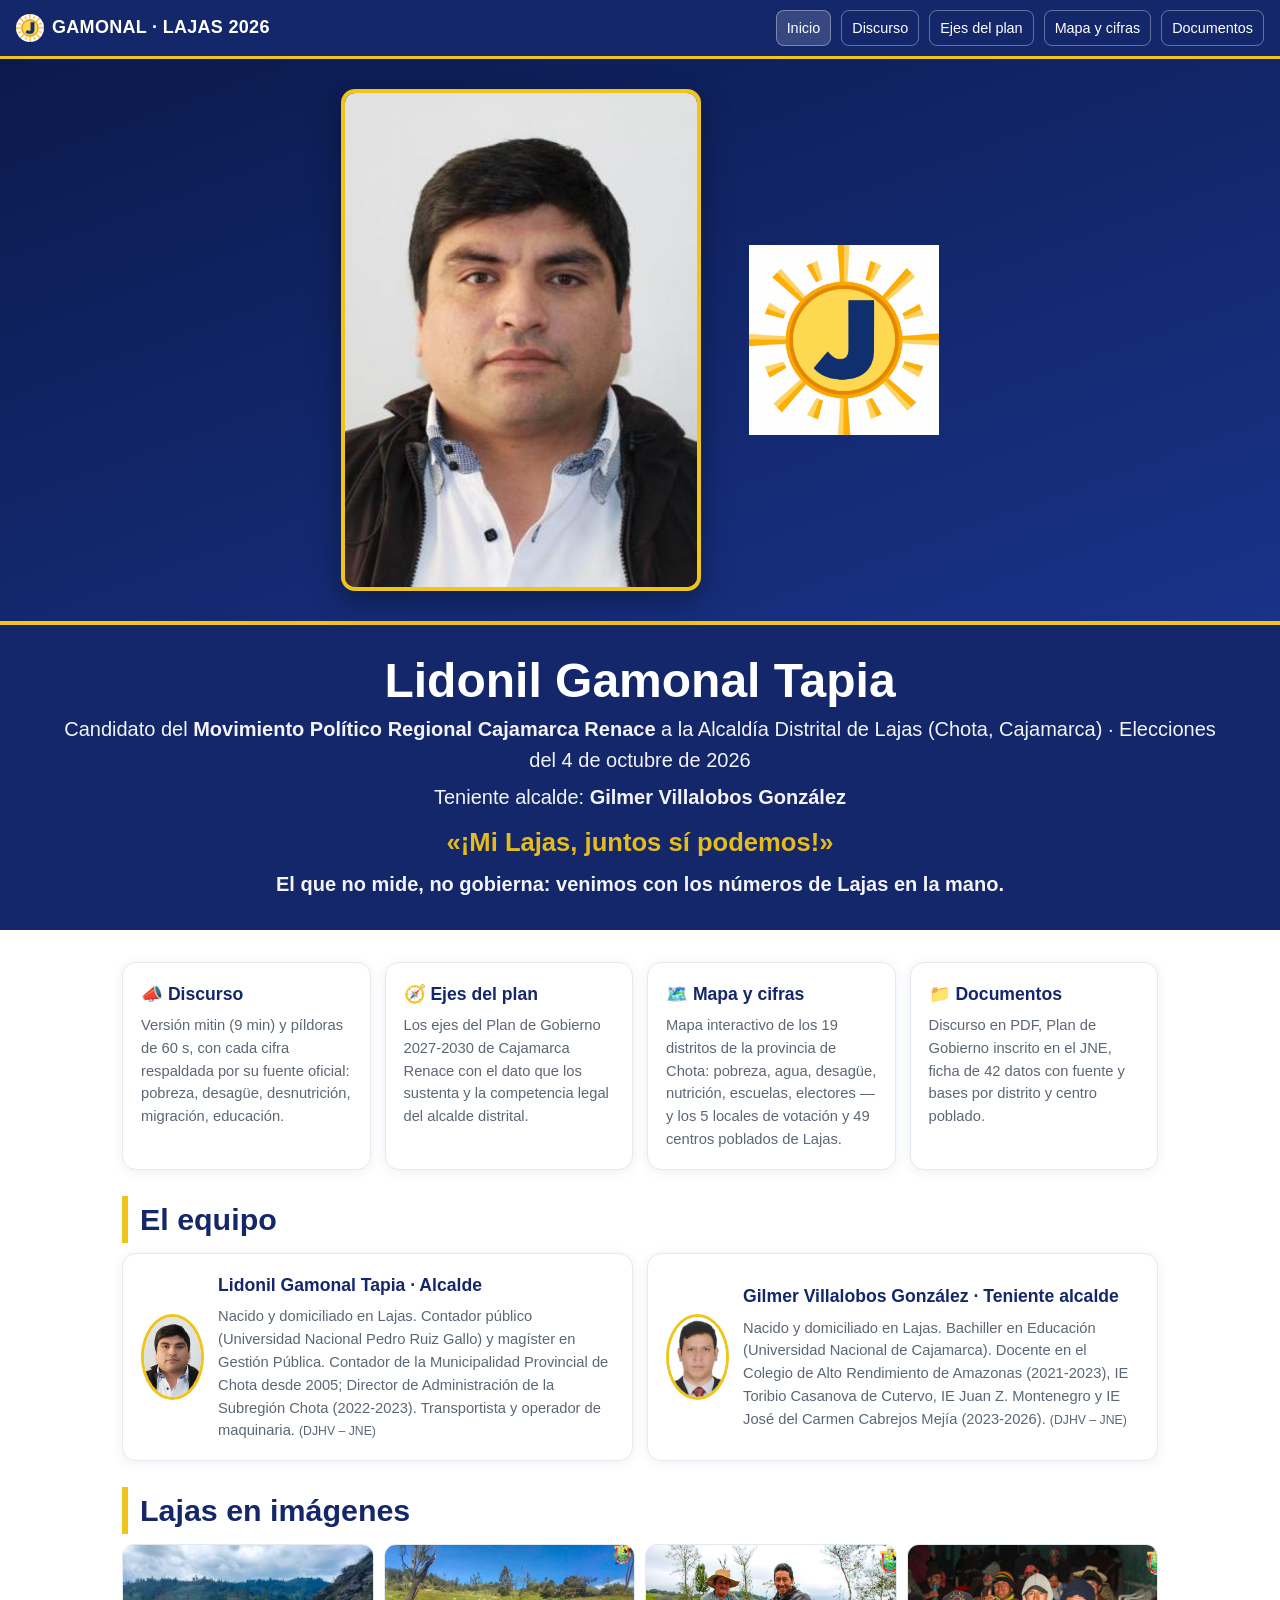
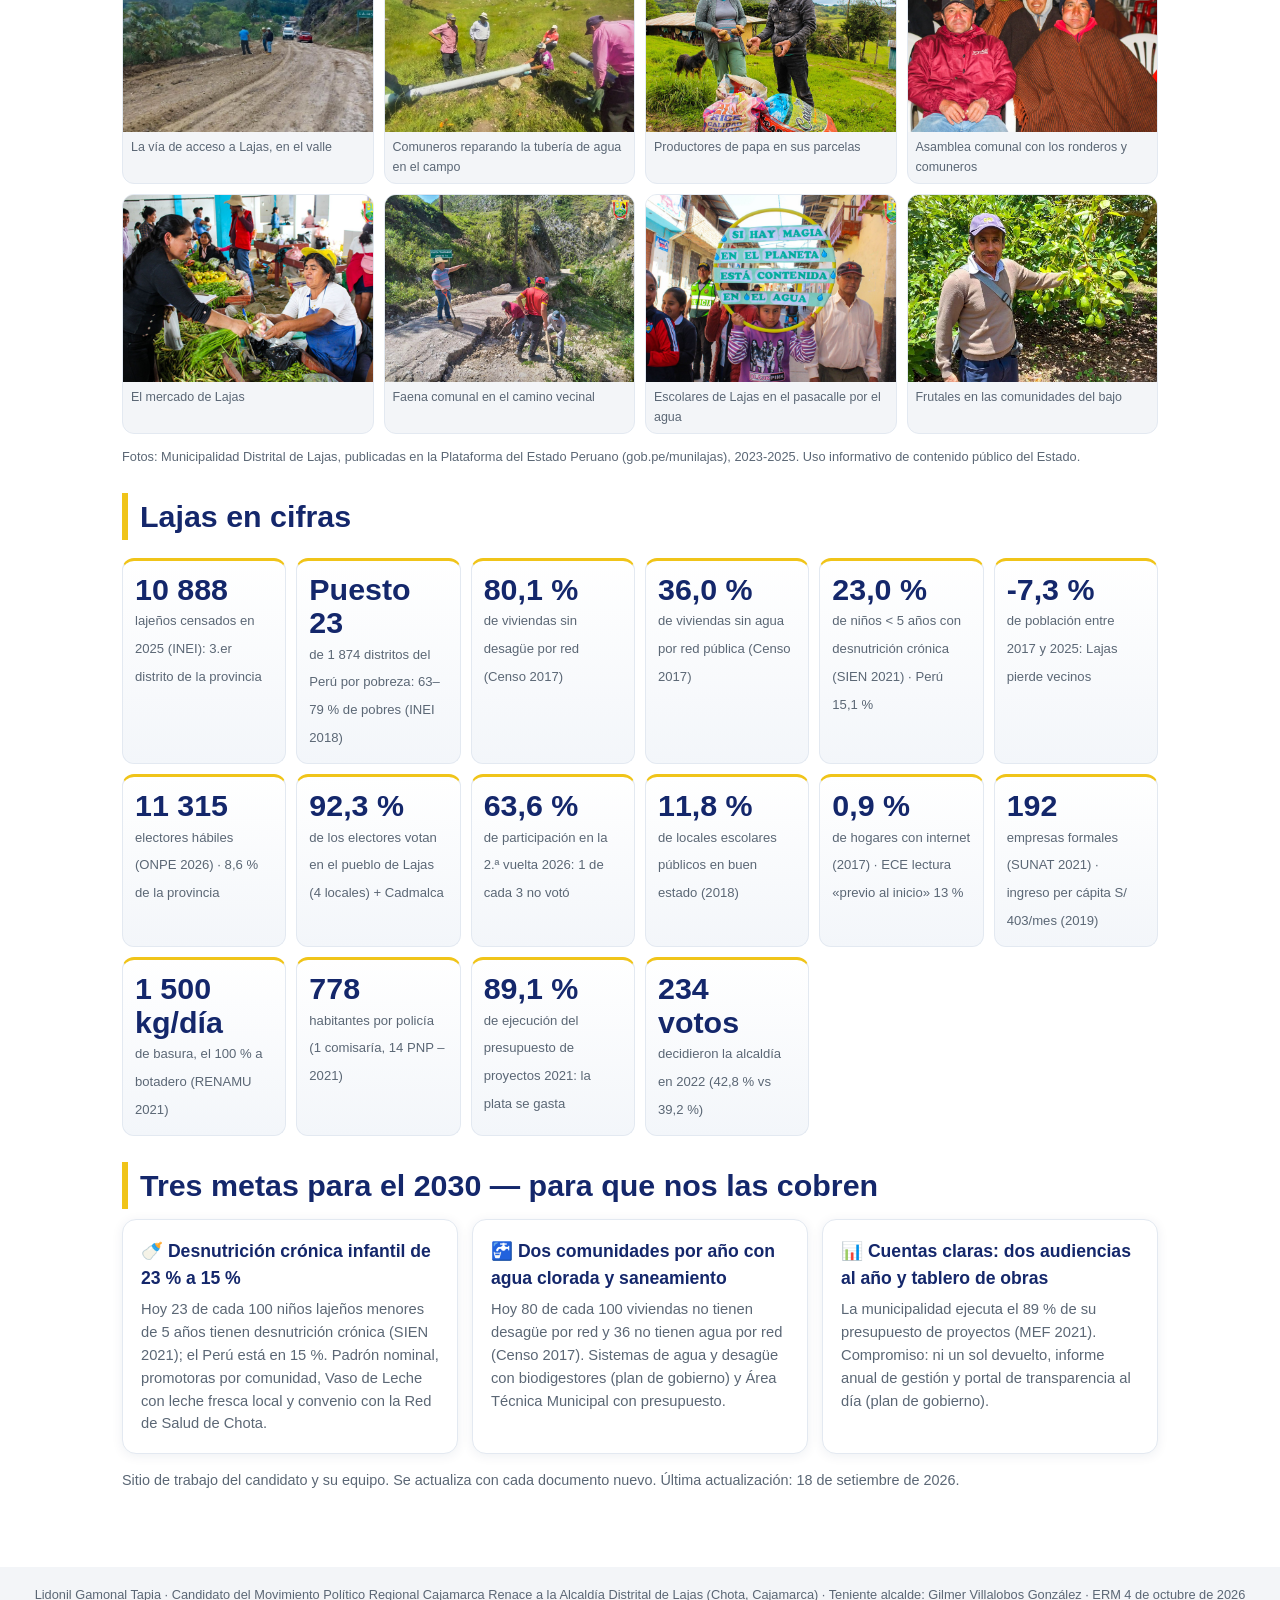
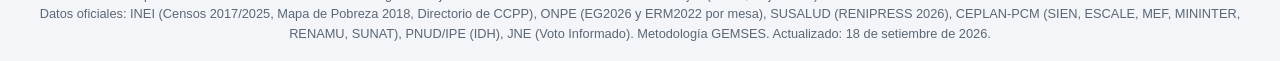
<file: index.html>
<!DOCTYPE html><html lang="es"><head><meta charset="utf-8"><meta name="viewport" content="width=device-width, initial-scale=1">
<title>Lidonil Gamonal Tapia · Alcaldía de Lajas (Chota) 2026</title><meta name="description" content="Portal de campaña con discurso, ejes del plan, mapa interactivo y documentos con datos oficiales de Lajas, Chota, Cajamarca."><link rel="stylesheet" href="assets/estilo.css?v=4"><link rel="icon" href="img/logo_cajamarca_renace.png">
<meta property="og:title" content="Lidonil Gamonal Tapia · Alcaldía de Lajas (Chota) 2026"><meta property="og:image" content="img/gamonal_portada.jpg"></head><body><nav class="nav"><a class="brand" href="index.html"><img src="img/logo_cajamarca_renace.png" alt="">GAMONAL · LAJAS 2026</a><a class="l on" href="index.html">Inicio</a><a class="l" href="discurso.html">Discurso</a><a class="l" href="ejes.html">Ejes del plan</a><a class="l" href="mapa.html">Mapa y cifras</a><a class="l" href="documentos.html">Documentos</a></nav><section class="hero"><div class="ph"><img class="foto" src="img/gamonal_portada.jpg" alt="Lidonil Gamonal Tapia"><img class="logo" src="img/logo_cajamarca_renace.png" alt="Cajamarca Renace"></div>
<div class="ov"><h1>Lidonil Gamonal Tapia</h1><p>Candidato del <b>Movimiento Político Regional Cajamarca Renace</b> a la Alcaldía Distrital de Lajas (Chota, Cajamarca) · Elecciones del 4 de octubre de 2026</p>
<p>Teniente alcalde: <b>Gilmer Villalobos González</b></p><p class="lema">«¡Mi Lajas, juntos sí podemos!»</p><p><b>El que no mide, no gobierna: venimos con los números de Lajas en la mano.</b></p></div></section>
<div class="wrap">
<div class="cards">
<a class="card" href="discurso.html"><h3>📣 Discurso</h3><p>Versión mitin (9 min) y píldoras de 60 s, con cada cifra respaldada por su fuente oficial: pobreza, desagüe, desnutrición, migración, educación.</p></a>
<a class="card" href="ejes.html"><h3>🧭 Ejes del plan</h3><p>Los ejes del Plan de Gobierno 2027-2030 de Cajamarca Renace con el dato que los sustenta y la competencia legal del alcalde distrital.</p></a>
<a class="card" href="mapa.html"><h3>🗺️ Mapa y cifras</h3><p>Mapa interactivo de los 19 distritos de la provincia de Chota: pobreza, agua, desagüe, nutrición, escuelas, electores — y los 5 locales de votación y 49 centros poblados de Lajas.</p></a>
<a class="card" href="documentos.html"><h3>📁 Documentos</h3><p>Discurso en PDF, Plan de Gobierno inscrito en el JNE, ficha de 42 datos con fuente y bases por distrito y centro poblado.</p></a>
</div>
<h2 class="sec">El equipo</h2>
<div class="equipo">
<div class="card"><img src="img/gamonal_portada.jpg" alt=""><div><h3>Lidonil Gamonal Tapia · Alcalde</h3><p>Nacido y domiciliado en Lajas. Contador público (Universidad Nacional Pedro Ruiz Gallo) y magíster en Gestión Pública. Contador de la Municipalidad Provincial de Chota desde 2005; Director de Administración de la Subregión Chota (2022-2023). Transportista y operador de maquinaria. <small>(DJHV – JNE)</small></p></div></div>
<div class="card"><img src="img/villalobos.jpg" alt=""><div><h3>Gilmer Villalobos González · Teniente alcalde</h3><p>Nacido y domiciliado en Lajas. Bachiller en Educación (Universidad Nacional de Cajamarca). Docente en el Colegio de Alto Rendimiento de Amazonas (2021-2023), IE Toribio Casanova de Cutervo, IE Juan Z. Montenegro y IE José del Carmen Cabrejos Mejía (2023-2026). <small>(DJHV – JNE)</small></p></div></div>
</div>
<h2 class="sec">Lajas en imágenes</h2>
<div class="galeria"><figure><img src="img/lajas/valle_via_lajas.jpg" loading="lazy" alt="La vía de acceso a Lajas, en el valle"><figcaption>La vía de acceso a Lajas, en el valle</figcaption></figure><figure><img src="img/lajas/agua_tuberia_campo.jpg" loading="lazy" alt="Comuneros reparando la tubería de agua en el campo"><figcaption>Comuneros reparando la tubería de agua en el campo</figcaption></figure><figure><img src="img/lajas/papa_agricultores.jpg" loading="lazy" alt="Productores de papa en sus parcelas"><figcaption>Productores de papa en sus parcelas</figcaption></figure><figure><img src="img/lajas/comuneros_ponchos.jpg" loading="lazy" alt="Asamblea comunal con los ronderos y comuneros"><figcaption>Asamblea comunal con los ronderos y comuneros</figcaption></figure><figure><img src="img/lajas/mercado_lajas.jpg" loading="lazy" alt="El mercado de Lajas"><figcaption>El mercado de Lajas</figcaption></figure><figure><img src="img/lajas/comuneros_camino.jpg" loading="lazy" alt="Faena comunal en el camino vecinal"><figcaption>Faena comunal en el camino vecinal</figcaption></figure><figure><img src="img/lajas/ninos_agua_pasacalle.jpg" loading="lazy" alt="Escolares de Lajas en el pasacalle por el agua"><figcaption>Escolares de Lajas en el pasacalle por el agua</figcaption></figure><figure><img src="img/lajas/frutales.jpg" loading="lazy" alt="Frutales en las comunidades del bajo"><figcaption>Frutales en las comunidades del bajo</figcaption></figure></div>
<p style="color:var(--muted);font-size:.8rem">Fotos: Municipalidad Distrital de Lajas, publicadas en la Plataforma del Estado Peruano (gob.pe/munilajas), 2023-2025. Uso informativo de contenido público del Estado.</p>
<h2 class="sec">Lajas en cifras</h2>
<div class="kpis"><div class="kpi"><b>10 888</b><small>lajeños censados en 2025 (INEI): 3.er distrito de la provincia</small></div><div class="kpi"><b>Puesto 23</b><small>de 1 874 distritos del Perú por pobreza: 63–79 % de pobres (INEI 2018)</small></div><div class="kpi"><b>80,1 %</b><small>de viviendas sin desagüe por red (Censo 2017)</small></div><div class="kpi"><b>36,0 %</b><small>de viviendas sin agua por red pública (Censo 2017)</small></div><div class="kpi"><b>23,0 %</b><small>de niños < 5 años con desnutrición crónica (SIEN 2021) · Perú 15,1 %</small></div><div class="kpi"><b>-7,3 %</b><small>de población entre 2017 y 2025: Lajas pierde vecinos</small></div><div class="kpi"><b>11 315</b><small>electores hábiles (ONPE 2026) · 8,6 % de la provincia</small></div><div class="kpi"><b>92,3 %</b><small>de los electores votan en el pueblo de Lajas (4 locales) + Cadmalca</small></div><div class="kpi"><b>63,6 %</b><small>de participación en la 2.ª vuelta 2026: 1 de cada 3 no votó</small></div><div class="kpi"><b>11,8 %</b><small>de locales escolares públicos en buen estado (2018)</small></div><div class="kpi"><b>0,9 %</b><small>de hogares con internet (2017) · ECE lectura «previo al inicio» 13 %</small></div><div class="kpi"><b>192</b><small>empresas formales (SUNAT 2021) · ingreso per cápita S/ 403/mes (2019)</small></div><div class="kpi"><b>1 500 kg/día</b><small>de basura, el 100 % a botadero (RENAMU 2021)</small></div><div class="kpi"><b>778</b><small>habitantes por policía (1 comisaría, 14 PNP – 2021)</small></div><div class="kpi"><b>89,1 %</b><small>de ejecución del presupuesto de proyectos 2021: la plata se gasta</small></div><div class="kpi"><b>234 votos</b><small>decidieron la alcaldía en 2022 (42,8 % vs 39,2 %)</small></div></div>
<h2 class="sec">Tres metas para el 2030 — para que nos las cobren</h2>
<div class="cards">
<div class="card"><h3>🍼 Desnutrición crónica infantil de 23 % a 15 %</h3><p>Hoy 23 de cada 100 niños lajeños menores de 5 años tienen desnutrición crónica (SIEN 2021); el Perú está en 15 %. Padrón nominal, promotoras por comunidad, Vaso de Leche con leche fresca local y convenio con la Red de Salud de Chota.</p></div>
<div class="card"><h3>🚰 Dos comunidades por año con agua clorada y saneamiento</h3><p>Hoy 80 de cada 100 viviendas no tienen desagüe por red y 36 no tienen agua por red (Censo 2017). Sistemas de agua y desagüe con biodigestores (plan de gobierno) y Área Técnica Municipal con presupuesto.</p></div>
<div class="card"><h3>📊 Cuentas claras: dos audiencias al año y tablero de obras</h3><p>La municipalidad ejecuta el 89 % de su presupuesto de proyectos (MEF 2021). Compromiso: ni un sol devuelto, informe anual de gestión y portal de transparencia al día (plan de gobierno).</p></div>
</div>
<p style="color:var(--muted);font-size:.9rem">Sitio de trabajo del candidato y su equipo. Se actualiza con cada documento nuevo. Última actualización: 18 de setiembre de 2026.</p>
</div>
<footer>Lidonil Gamonal Tapia · Candidato del Movimiento Político Regional Cajamarca Renace a la Alcaldía Distrital de Lajas (Chota, Cajamarca) · Teniente alcalde: Gilmer Villalobos González · ERM 4 de octubre de 2026<br>Datos oficiales: INEI (Censos 2017/2025, Mapa de Pobreza 2018, Directorio de CCPP), ONPE (EG2026 y ERM2022 por mesa), SUSALUD (RENIPRESS 2026), CEPLAN-PCM (SIEN, ESCALE, MEF, MININTER, RENAMU, SUNAT), PNUD/IPE (IDH), JNE (Voto Informado). Metodología GEMSES. Actualizado: 18 de setiembre de 2026.</footer></body></html>
</file>
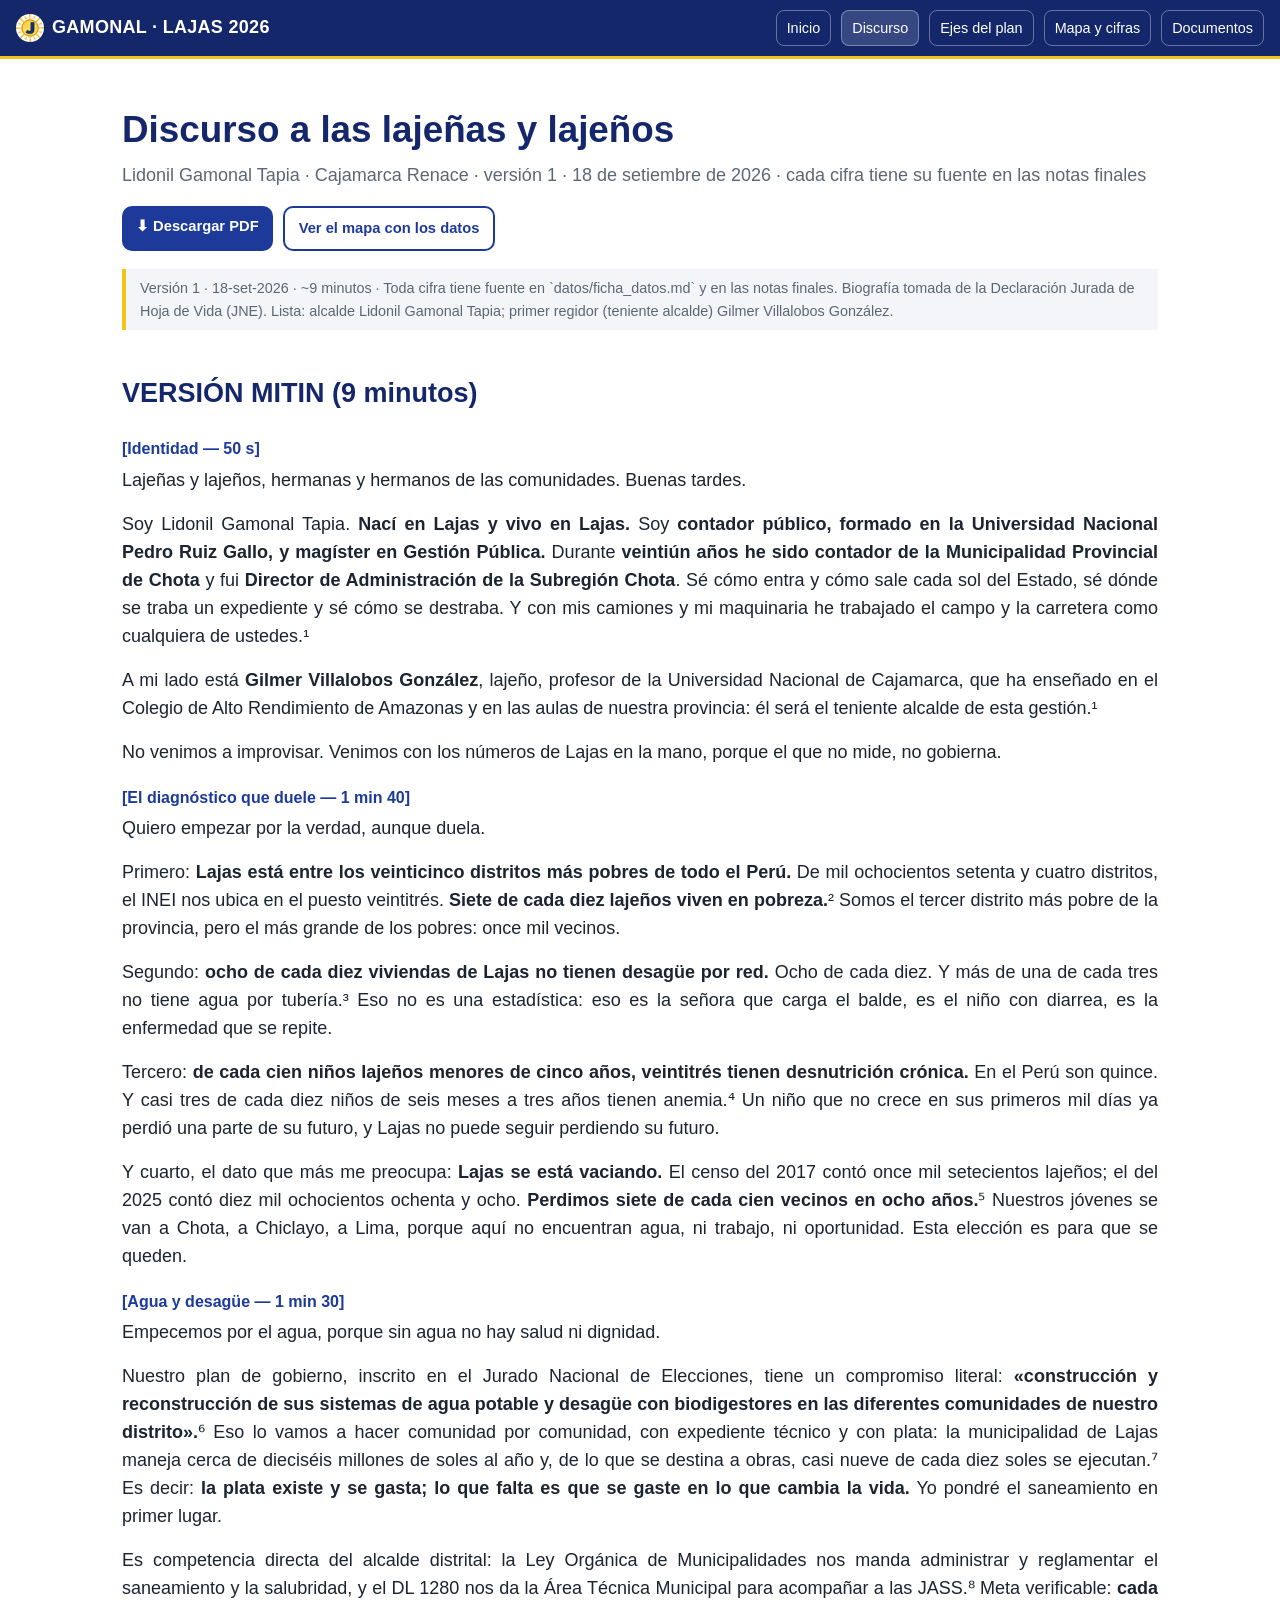
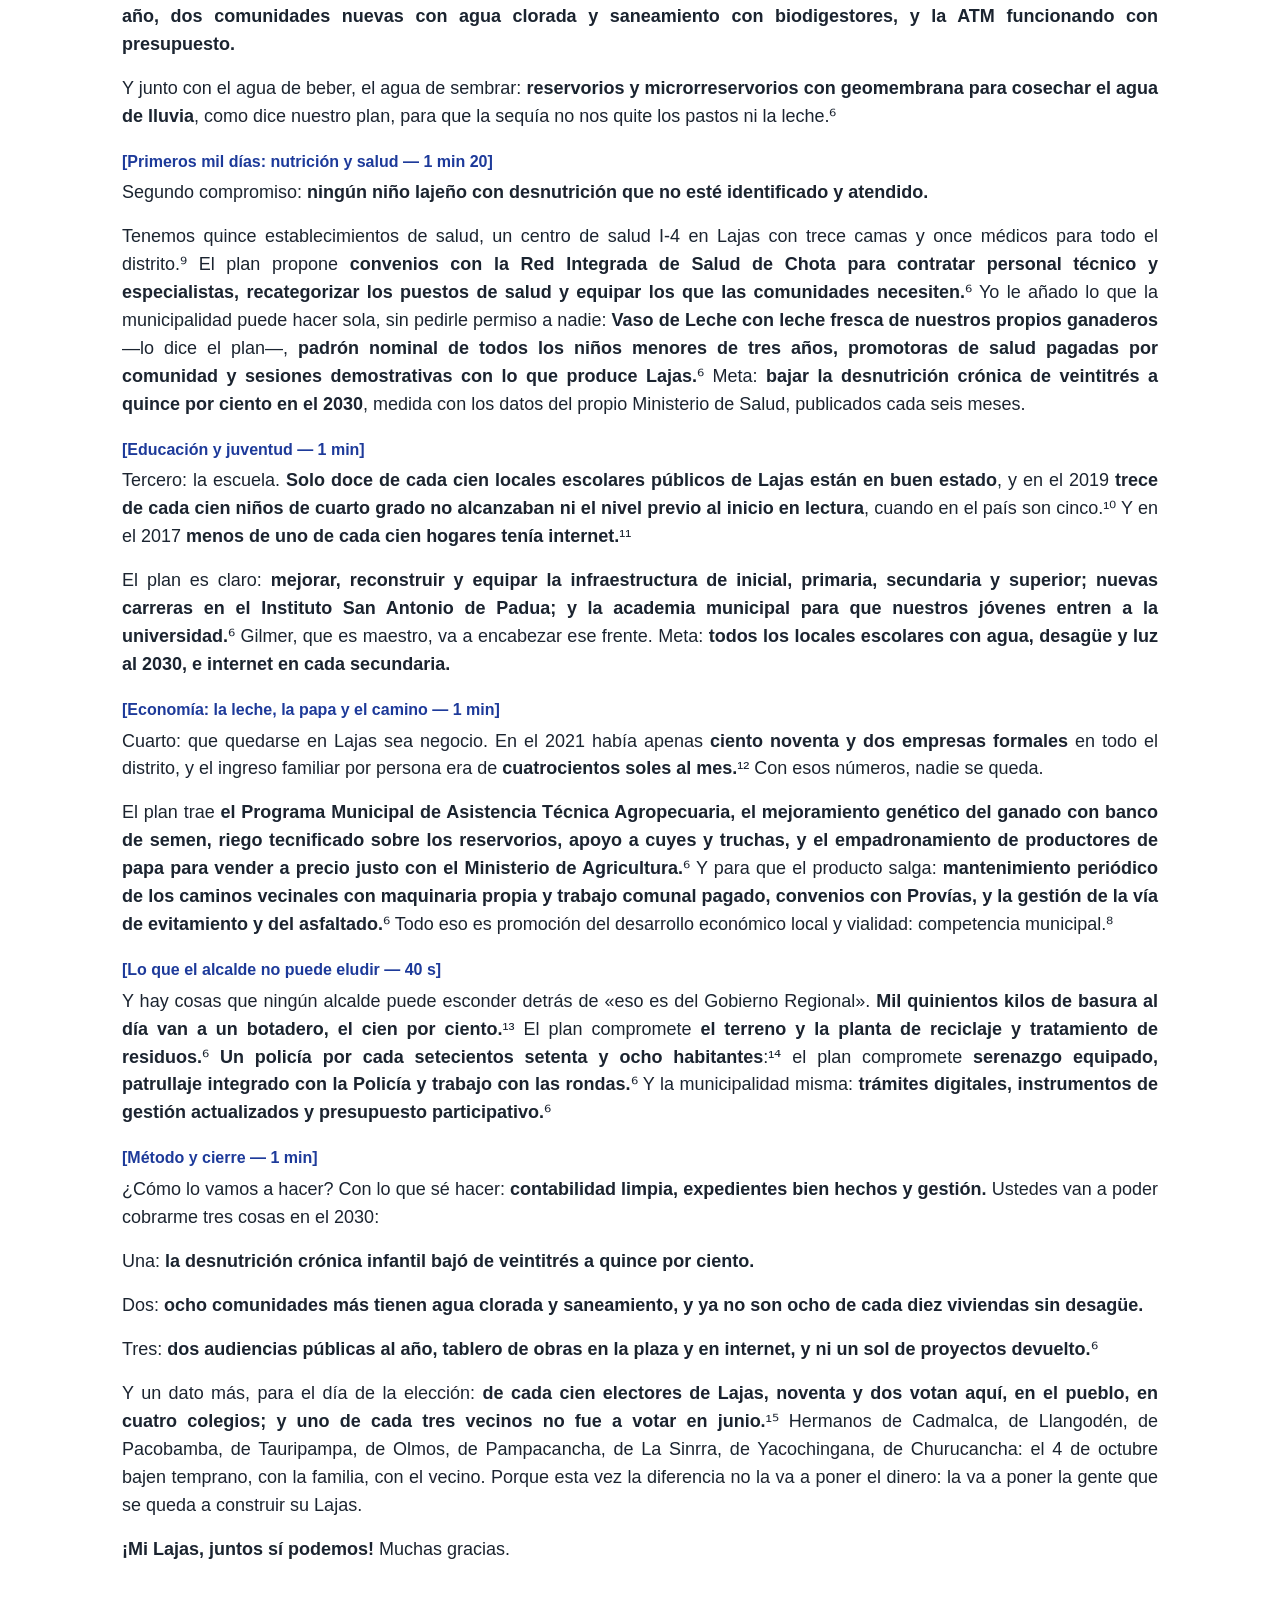
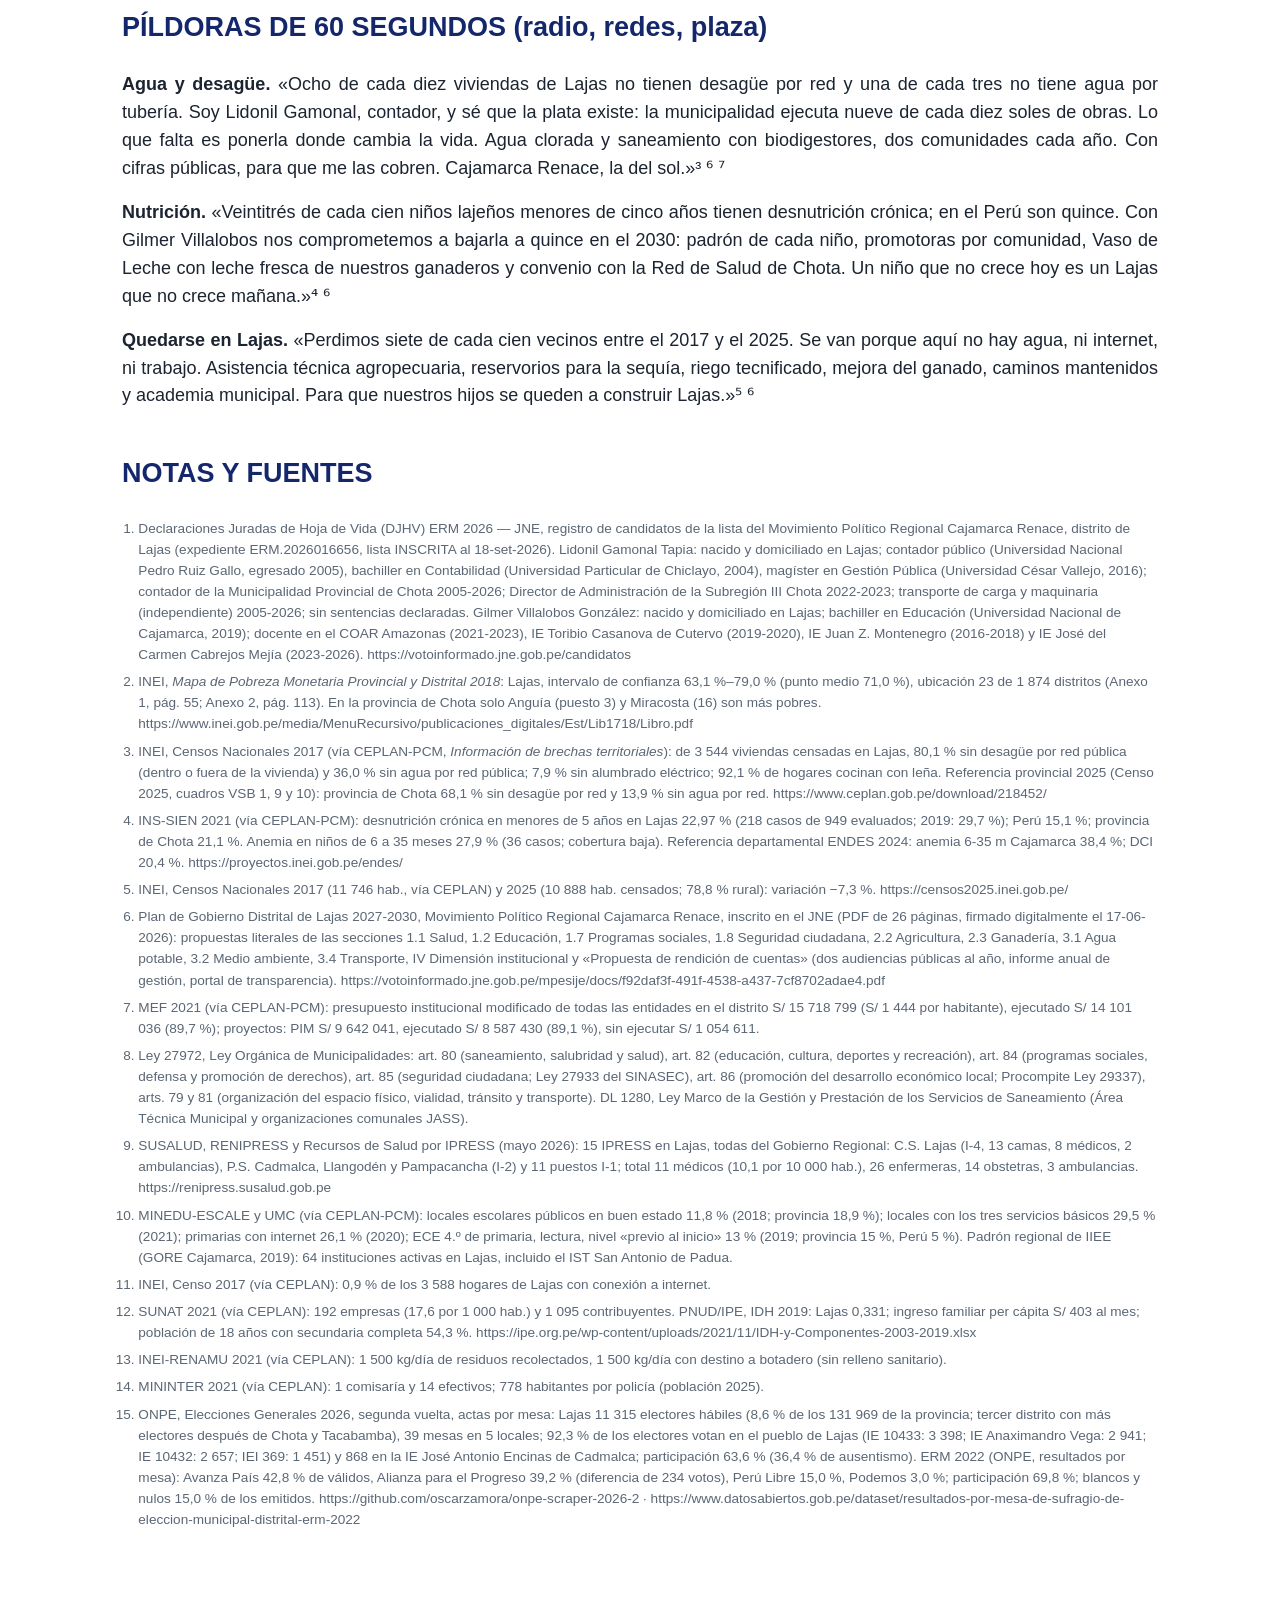
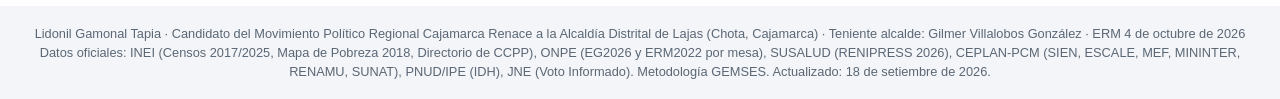
<file: discurso.html>
<!DOCTYPE html><html lang="es"><head><meta charset="utf-8"><meta name="viewport" content="width=device-width, initial-scale=1">
<title>Discurso · Gamonal · Lajas 2026</title><meta name="description" content="Discurso público con datos verificables de Lajas (Chota, Cajamarca)."><link rel="stylesheet" href="assets/estilo.css?v=4"><link rel="icon" href="img/logo_cajamarca_renace.png">
<meta property="og:title" content="Discurso · Gamonal · Lajas 2026"><meta property="og:image" content="img/gamonal_portada.jpg"></head><body><nav class="nav"><a class="brand" href="index.html"><img src="img/logo_cajamarca_renace.png" alt="">GAMONAL · LAJAS 2026</a><a class="l" href="index.html">Inicio</a><a class="l on" href="discurso.html">Discurso</a><a class="l" href="ejes.html">Ejes del plan</a><a class="l" href="mapa.html">Mapa y cifras</a><a class="l" href="documentos.html">Documentos</a></nav><div class="wrap doc">
<h1 style="color:var(--azul);font-size:clamp(1.5rem,3.5vw,2.3rem);margin:10px 0 4px">Discurso a las lajeñas y lajeños</h1>
<p style="color:var(--muted)">Lidonil Gamonal Tapia · Cajamarca Renace · versión 1 · 18 de setiembre de 2026 · cada cifra tiene su fuente en las notas finales</p>
<div class="btns"><a class="btn" href="docs/Discurso_Gamonal_Lajas_v1.pdf" download>⬇ Descargar PDF</a><a class="btn o" href="mapa.html">Ver el mapa con los datos</a></div>
<blockquote>Versión 1 · 18-set-2026 · ~9 minutos · Toda cifra tiene fuente en `datos/ficha_datos.md` y en las notas finales. Biografía tomada de la Declaración Jurada de Hoja de Vida (JNE). Lista: alcalde Lidonil Gamonal Tapia; primer regidor (teniente alcalde) Gilmer Villalobos González.</blockquote>
<h2>VERSIÓN MITIN (9 minutos)</h2>
<h3><b>[Identidad — 50 s]</b></h3>
<p>Lajeñas y lajeños, hermanas y hermanos de las comunidades. Buenas tardes.</p>
<p>Soy Lidonil Gamonal Tapia. <b>Nací en Lajas y vivo en Lajas.</b> Soy <b>contador público, formado en la Universidad Nacional Pedro Ruiz Gallo, y magíster en Gestión Pública.</b> Durante <b>veintiún años he sido contador de la Municipalidad Provincial de Chota</b> y fui <b>Director de Administración de la Subregión Chota</b>. Sé cómo entra y cómo sale cada sol del Estado, sé dónde se traba un expediente y sé cómo se destraba. Y con mis camiones y mi maquinaria he trabajado el campo y la carretera como cualquiera de ustedes.¹</p>
<p>A mi lado está <b>Gilmer Villalobos González</b>, lajeño, profesor de la Universidad Nacional de Cajamarca, que ha enseñado en el Colegio de Alto Rendimiento de Amazonas y en las aulas de nuestra provincia: él será el teniente alcalde de esta gestión.¹</p>
<p>No venimos a improvisar. Venimos con los números de Lajas en la mano, porque el que no mide, no gobierna.</p>
<h3><b>[El diagnóstico que duele — 1 min 40]</b></h3>
<p>Quiero empezar por la verdad, aunque duela.</p>
<p>Primero: <b>Lajas está entre los veinticinco distritos más pobres de todo el Perú.</b> De mil ochocientos setenta y cuatro distritos, el INEI nos ubica en el puesto veintitrés. <b>Siete de cada diez lajeños viven en pobreza.</b>² Somos el tercer distrito más pobre de la provincia, pero el más grande de los pobres: once mil vecinos.</p>
<p>Segundo: <b>ocho de cada diez viviendas de Lajas no tienen desagüe por red.</b> Ocho de cada diez. Y más de una de cada tres no tiene agua por tubería.³ Eso no es una estadística: eso es la señora que carga el balde, es el niño con diarrea, es la enfermedad que se repite.</p>
<p>Tercero: <b>de cada cien niños lajeños menores de cinco años, veintitrés tienen desnutrición crónica.</b> En el Perú son quince. Y casi tres de cada diez niños de seis meses a tres años tienen anemia.⁴ Un niño que no crece en sus primeros mil días ya perdió una parte de su futuro, y Lajas no puede seguir perdiendo su futuro.</p>
<p>Y cuarto, el dato que más me preocupa: <b>Lajas se está vaciando.</b> El censo del 2017 contó once mil setecientos lajeños; el del 2025 contó diez mil ochocientos ochenta y ocho. <b>Perdimos siete de cada cien vecinos en ocho años.</b>⁵ Nuestros jóvenes se van a Chota, a Chiclayo, a Lima, porque aquí no encuentran agua, ni trabajo, ni oportunidad. Esta elección es para que se queden.</p>
<h3><b>[Agua y desagüe — 1 min 30]</b></h3>
<p>Empecemos por el agua, porque sin agua no hay salud ni dignidad.</p>
<p>Nuestro plan de gobierno, inscrito en el Jurado Nacional de Elecciones, tiene un compromiso literal: <b>«construcción y reconstrucción de sus sistemas de agua potable y desagüe con biodigestores en las diferentes comunidades de nuestro distrito».</b>⁶ Eso lo vamos a hacer comunidad por comunidad, con expediente técnico y con plata: la municipalidad de Lajas maneja cerca de dieciséis millones de soles al año y, de lo que se destina a obras, casi nueve de cada diez soles se ejecutan.⁷ Es decir: <b>la plata existe y se gasta; lo que falta es que se gaste en lo que cambia la vida.</b> Yo pondré el saneamiento en primer lugar.</p>
<p>Es competencia directa del alcalde distrital: la Ley Orgánica de Municipalidades nos manda administrar y reglamentar el saneamiento y la salubridad, y el DL 1280 nos da la Área Técnica Municipal para acompañar a las JASS.⁸ Meta verificable: <b>cada año, dos comunidades nuevas con agua clorada y saneamiento con biodigestores, y la ATM funcionando con presupuesto.</b></p>
<p>Y junto con el agua de beber, el agua de sembrar: <b>reservorios y microrreservorios con geomembrana para cosechar el agua de lluvia</b>, como dice nuestro plan, para que la sequía no nos quite los pastos ni la leche.⁶</p>
<h3><b>[Primeros mil días: nutrición y salud — 1 min 20]</b></h3>
<p>Segundo compromiso: <b>ningún niño lajeño con desnutrición que no esté identificado y atendido.</b></p>
<p>Tenemos quince establecimientos de salud, un centro de salud I-4 en Lajas con trece camas y once médicos para todo el distrito.⁹ El plan propone <b>convenios con la Red Integrada de Salud de Chota para contratar personal técnico y especialistas, recategorizar los puestos de salud y equipar los que las comunidades necesiten.</b>⁶ Yo le añado lo que la municipalidad puede hacer sola, sin pedirle permiso a nadie: <b>Vaso de Leche con leche fresca de nuestros propios ganaderos</b> —lo dice el plan—, <b>padrón nominal de todos los niños menores de tres años, promotoras de salud pagadas por comunidad y sesiones demostrativas con lo que produce Lajas.</b>⁶ Meta: <b>bajar la desnutrición crónica de veintitrés a quince por ciento en el 2030</b>, medida con los datos del propio Ministerio de Salud, publicados cada seis meses.</p>
<h3><b>[Educación y juventud — 1 min]</b></h3>
<p>Tercero: la escuela. <b>Solo doce de cada cien locales escolares públicos de Lajas están en buen estado</b>, y en el 2019 <b>trece de cada cien niños de cuarto grado no alcanzaban ni el nivel previo al inicio en lectura</b>, cuando en el país son cinco.¹⁰ Y en el 2017 <b>menos de uno de cada cien hogares tenía internet.</b>¹¹</p>
<p>El plan es claro: <b>mejorar, reconstruir y equipar la infraestructura de inicial, primaria, secundaria y superior; nuevas carreras en el Instituto San Antonio de Padua; y la academia municipal para que nuestros jóvenes entren a la universidad.</b>⁶ Gilmer, que es maestro, va a encabezar ese frente. Meta: <b>todos los locales escolares con agua, desagüe y luz al 2030, e internet en cada secundaria.</b></p>
<h3><b>[Economía: la leche, la papa y el camino — 1 min]</b></h3>
<p>Cuarto: que quedarse en Lajas sea negocio. En el 2021 había apenas <b>ciento noventa y dos empresas formales</b> en todo el distrito, y el ingreso familiar por persona era de <b>cuatrocientos soles al mes.</b>¹² Con esos números, nadie se queda.</p>
<p>El plan trae <b>el Programa Municipal de Asistencia Técnica Agropecuaria, el mejoramiento genético del ganado con banco de semen, riego tecnificado sobre los reservorios, apoyo a cuyes y truchas, y el empadronamiento de productores de papa para vender a precio justo con el Ministerio de Agricultura.</b>⁶ Y para que el producto salga: <b>mantenimiento periódico de los caminos vecinales con maquinaria propia y trabajo comunal pagado, convenios con Provías, y la gestión de la vía de evitamiento y del asfaltado.</b>⁶ Todo eso es promoción del desarrollo económico local y vialidad: competencia municipal.⁸</p>
<h3><b>[Lo que el alcalde no puede eludir — 40 s]</b></h3>
<p>Y hay cosas que ningún alcalde puede esconder detrás de «eso es del Gobierno Regional». <b>Mil quinientos kilos de basura al día van a un botadero, el cien por ciento.</b>¹³ El plan compromete <b>el terreno y la planta de reciclaje y tratamiento de residuos.</b>⁶ <b>Un policía por cada setecientos setenta y ocho habitantes</b>:¹⁴ el plan compromete <b>serenazgo equipado, patrullaje integrado con la Policía y trabajo con las rondas.</b>⁶ Y la municipalidad misma: <b>trámites digitales, instrumentos de gestión actualizados y presupuesto participativo.</b>⁶</p>
<h3><b>[Método y cierre — 1 min]</b></h3>
<p>¿Cómo lo vamos a hacer? Con lo que sé hacer: <b>contabilidad limpia, expedientes bien hechos y gestión.</b> Ustedes van a poder cobrarme tres cosas en el 2030:</p>
<p>Una: <b>la desnutrición crónica infantil bajó de veintitrés a quince por ciento.</b></p>
<p>Dos: <b>ocho comunidades más tienen agua clorada y saneamiento, y ya no son ocho de cada diez viviendas sin desagüe.</b></p>
<p>Tres: <b>dos audiencias públicas al año, tablero de obras en la plaza y en internet, y ni un sol de proyectos devuelto.</b>⁶</p>
<p>Y un dato más, para el día de la elección: <b>de cada cien electores de Lajas, noventa y dos votan aquí, en el pueblo, en cuatro colegios; y uno de cada tres vecinos no fue a votar en junio.</b>¹⁵ Hermanos de Cadmalca, de Llangodén, de Pacobamba, de Tauripampa, de Olmos, de Pampacancha, de La Sinrra, de Yacochingana, de Churucancha: el 4 de octubre bajen temprano, con la familia, con el vecino. Porque esta vez la diferencia no la va a poner el dinero: la va a poner la gente que se queda a construir su Lajas.</p>
<p><b>¡Mi Lajas, juntos sí podemos!</b> Muchas gracias.</p>
<h2>PÍLDORAS DE 60 SEGUNDOS (radio, redes, plaza)</h2>
<p><b>Agua y desagüe.</b> «Ocho de cada diez viviendas de Lajas no tienen desagüe por red y una de cada tres no tiene agua por tubería. Soy Lidonil Gamonal, contador, y sé que la plata existe: la municipalidad ejecuta nueve de cada diez soles de obras. Lo que falta es ponerla donde cambia la vida. Agua clorada y saneamiento con biodigestores, dos comunidades cada año. Con cifras públicas, para que me las cobren. Cajamarca Renace, la del sol.»³ ⁶ ⁷</p>
<p><b>Nutrición.</b> «Veintitrés de cada cien niños lajeños menores de cinco años tienen desnutrición crónica; en el Perú son quince. Con Gilmer Villalobos nos comprometemos a bajarla a quince en el 2030: padrón de cada niño, promotoras por comunidad, Vaso de Leche con leche fresca de nuestros ganaderos y convenio con la Red de Salud de Chota. Un niño que no crece hoy es un Lajas que no crece mañana.»⁴ ⁶</p>
<p><b>Quedarse en Lajas.</b> «Perdimos siete de cada cien vecinos entre el 2017 y el 2025. Se van porque aquí no hay agua, ni internet, ni trabajo. Asistencia técnica agropecuaria, reservorios para la sequía, riego tecnificado, mejora del ganado, caminos mantenidos y academia municipal. Para que nuestros hijos se queden a construir Lajas.»⁵ ⁶</p>
<h2>NOTAS Y FUENTES</h2>
<ol class="notes">
<li>Declaraciones Juradas de Hoja de Vida (DJHV) ERM 2026 — JNE, registro de candidatos de la lista del Movimiento Político Regional Cajamarca Renace, distrito de Lajas (expediente ERM.2026016656, lista INSCRITA al 18-set-2026). Lidonil Gamonal Tapia: nacido y domiciliado en Lajas; contador público (Universidad Nacional Pedro Ruiz Gallo, egresado 2005), bachiller en Contabilidad (Universidad Particular de Chiclayo, 2004), magíster en Gestión Pública (Universidad César Vallejo, 2016); contador de la Municipalidad Provincial de Chota 2005-2026; Director de Administración de la Subregión III Chota 2022-2023; transporte de carga y maquinaria (independiente) 2005-2026; sin sentencias declaradas. Gilmer Villalobos González: nacido y domiciliado en Lajas; bachiller en Educación (Universidad Nacional de Cajamarca, 2019); docente en el COAR Amazonas (2021-2023), IE Toribio Casanova de Cutervo (2019-2020), IE Juan Z. Montenegro (2016-2018) y IE José del Carmen Cabrejos Mejía (2023-2026). https://votoinformado.jne.gob.pe/candidatos</li>
<li>INEI, <i>Mapa de Pobreza Monetaria Provincial y Distrital 2018</i>: Lajas, intervalo de confianza 63,1 %–79,0 % (punto medio 71,0 %), ubicación 23 de 1 874 distritos (Anexo 1, pág. 55; Anexo 2, pág. 113). En la provincia de Chota solo Anguía (puesto 3) y Miracosta (16) son más pobres. https://www.inei.gob.pe/media/MenuRecursivo/publicaciones_digitales/Est/Lib1718/Libro.pdf</li>
<li>INEI, Censos Nacionales 2017 (vía CEPLAN-PCM, <i>Información de brechas territoriales</i>): de 3 544 viviendas censadas en Lajas, 80,1 % sin desagüe por red pública (dentro o fuera de la vivienda) y 36,0 % sin agua por red pública; 7,9 % sin alumbrado eléctrico; 92,1 % de hogares cocinan con leña. Referencia provincial 2025 (Censo 2025, cuadros VSB 1, 9 y 10): provincia de Chota 68,1 % sin desagüe por red y 13,9 % sin agua por red. https://www.ceplan.gob.pe/download/218452/</li>
<li>INS-SIEN 2021 (vía CEPLAN-PCM): desnutrición crónica en menores de 5 años en Lajas 22,97 % (218 casos de 949 evaluados; 2019: 29,7 %); Perú 15,1 %; provincia de Chota 21,1 %. Anemia en niños de 6 a 35 meses 27,9 % (36 casos; cobertura baja). Referencia departamental ENDES 2024: anemia 6-35 m Cajamarca 38,4 %; DCI 20,4 %. https://proyectos.inei.gob.pe/endes/</li>
<li>INEI, Censos Nacionales 2017 (11 746 hab., vía CEPLAN) y 2025 (10 888 hab. censados; 78,8 % rural): variación −7,3 %. https://censos2025.inei.gob.pe/</li>
<li>Plan de Gobierno Distrital de Lajas 2027-2030, Movimiento Político Regional Cajamarca Renace, inscrito en el JNE (PDF de 26 páginas, firmado digitalmente el 17-06-2026): propuestas literales de las secciones 1.1 Salud, 1.2 Educación, 1.7 Programas sociales, 1.8 Seguridad ciudadana, 2.2 Agricultura, 2.3 Ganadería, 3.1 Agua potable, 3.2 Medio ambiente, 3.4 Transporte, IV Dimensión institucional y «Propuesta de rendición de cuentas» (dos audiencias públicas al año, informe anual de gestión, portal de transparencia). https://votoinformado.jne.gob.pe/mpesije/docs/f92daf3f-491f-4538-a437-7cf8702adae4.pdf</li>
<li>MEF 2021 (vía CEPLAN-PCM): presupuesto institucional modificado de todas las entidades en el distrito S/ 15 718 799 (S/ 1 444 por habitante), ejecutado S/ 14 101 036 (89,7 %); proyectos: PIM S/ 9 642 041, ejecutado S/ 8 587 430 (89,1 %), sin ejecutar S/ 1 054 611.</li>
<li>Ley 27972, Ley Orgánica de Municipalidades: art. 80 (saneamiento, salubridad y salud), art. 82 (educación, cultura, deportes y recreación), art. 84 (programas sociales, defensa y promoción de derechos), art. 85 (seguridad ciudadana; Ley 27933 del SINASEC), art. 86 (promoción del desarrollo económico local; Procompite Ley 29337), arts. 79 y 81 (organización del espacio físico, vialidad, tránsito y transporte). DL 1280, Ley Marco de la Gestión y Prestación de los Servicios de Saneamiento (Área Técnica Municipal y organizaciones comunales JASS).</li>
<li>SUSALUD, RENIPRESS y Recursos de Salud por IPRESS (mayo 2026): 15 IPRESS en Lajas, todas del Gobierno Regional: C.S. Lajas (I-4, 13 camas, 8 médicos, 2 ambulancias), P.S. Cadmalca, Llangodén y Pampacancha (I-2) y 11 puestos I-1; total 11 médicos (10,1 por 10 000 hab.), 26 enfermeras, 14 obstetras, 3 ambulancias. https://renipress.susalud.gob.pe</li>
<li>MINEDU-ESCALE y UMC (vía CEPLAN-PCM): locales escolares públicos en buen estado 11,8 % (2018; provincia 18,9 %); locales con los tres servicios básicos 29,5 % (2021); primarias con internet 26,1 % (2020); ECE 4.º de primaria, lectura, nivel «previo al inicio» 13 % (2019; provincia 15 %, Perú 5 %). Padrón regional de IIEE (GORE Cajamarca, 2019): 64 instituciones activas en Lajas, incluido el IST San Antonio de Padua.</li>
<li>INEI, Censo 2017 (vía CEPLAN): 0,9 % de los 3 588 hogares de Lajas con conexión a internet.</li>
<li>SUNAT 2021 (vía CEPLAN): 192 empresas (17,6 por 1 000 hab.) y 1 095 contribuyentes. PNUD/IPE, IDH 2019: Lajas 0,331; ingreso familiar per cápita S/ 403 al mes; población de 18 años con secundaria completa 54,3 %. https://ipe.org.pe/wp-content/uploads/2021/11/IDH-y-Componentes-2003-2019.xlsx</li>
<li>INEI-RENAMU 2021 (vía CEPLAN): 1 500 kg/día de residuos recolectados, 1 500 kg/día con destino a botadero (sin relleno sanitario).</li>
<li>MININTER 2021 (vía CEPLAN): 1 comisaría y 14 efectivos; 778 habitantes por policía (población 2025).</li>
<li>ONPE, Elecciones Generales 2026, segunda vuelta, actas por mesa: Lajas 11 315 electores hábiles (8,6 % de los 131 969 de la provincia; tercer distrito con más electores después de Chota y Tacabamba), 39 mesas en 5 locales; 92,3 % de los electores votan en el pueblo de Lajas (IE 10433: 3 398; IE Anaximandro Vega: 2 941; IE 10432: 2 657; IEI 369: 1 451) y 868 en la IE José Antonio Encinas de Cadmalca; participación 63,6 % (36,4 % de ausentismo). ERM 2022 (ONPE, resultados por mesa): Avanza País 42,8 % de válidos, Alianza para el Progreso 39,2 % (diferencia de 234 votos), Perú Libre 15,0 %, Podemos 3,0 %; participación 69,8 %; blancos y nulos 15,0 % de los emitidos. https://github.com/oscarzamora/onpe-scraper-2026-2 · https://www.datosabiertos.gob.pe/dataset/resultados-por-mesa-de-sufragio-de-eleccion-municipal-distrital-erm-2022</li>
</ol>
</div>
<footer>Lidonil Gamonal Tapia · Candidato del Movimiento Político Regional Cajamarca Renace a la Alcaldía Distrital de Lajas (Chota, Cajamarca) · Teniente alcalde: Gilmer Villalobos González · ERM 4 de octubre de 2026<br>Datos oficiales: INEI (Censos 2017/2025, Mapa de Pobreza 2018, Directorio de CCPP), ONPE (EG2026 y ERM2022 por mesa), SUSALUD (RENIPRESS 2026), CEPLAN-PCM (SIEN, ESCALE, MEF, MININTER, RENAMU, SUNAT), PNUD/IPE (IDH), JNE (Voto Informado). Metodología GEMSES. Actualizado: 18 de setiembre de 2026.</footer></body></html>
</file>
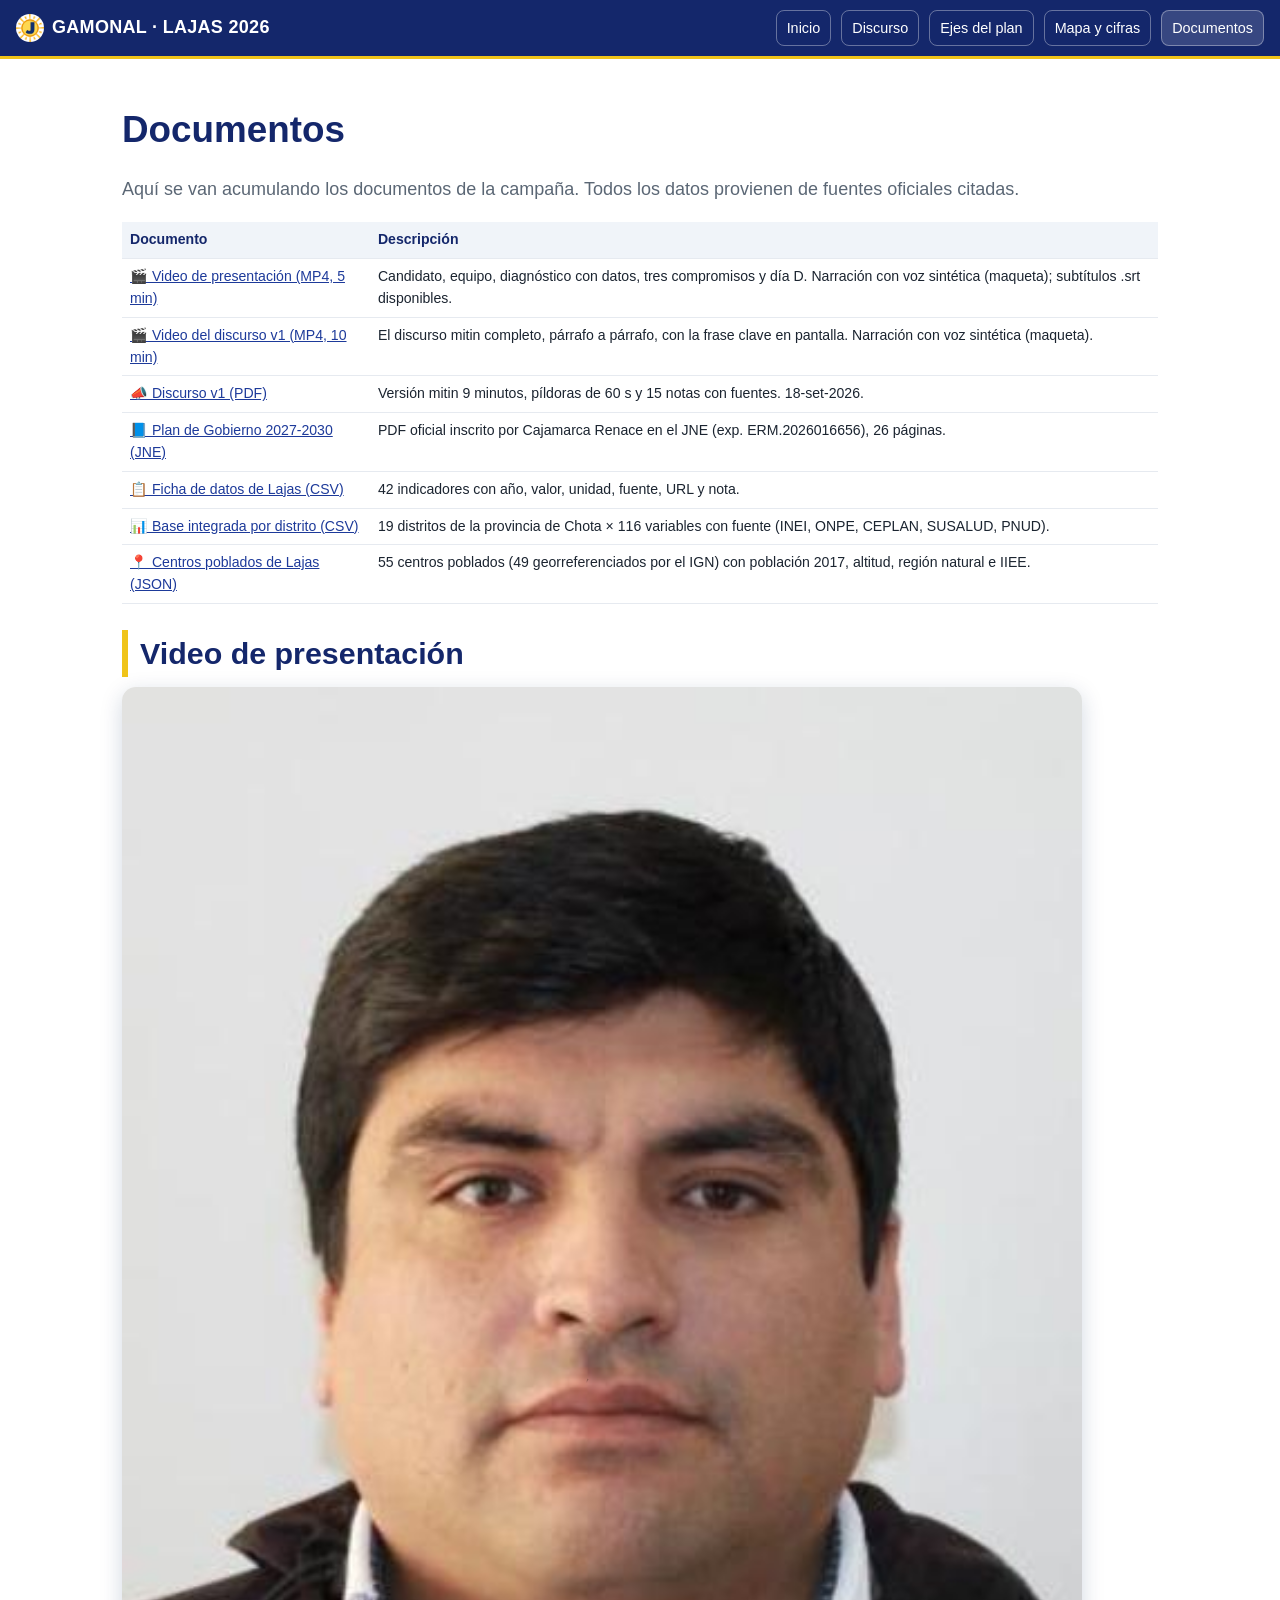
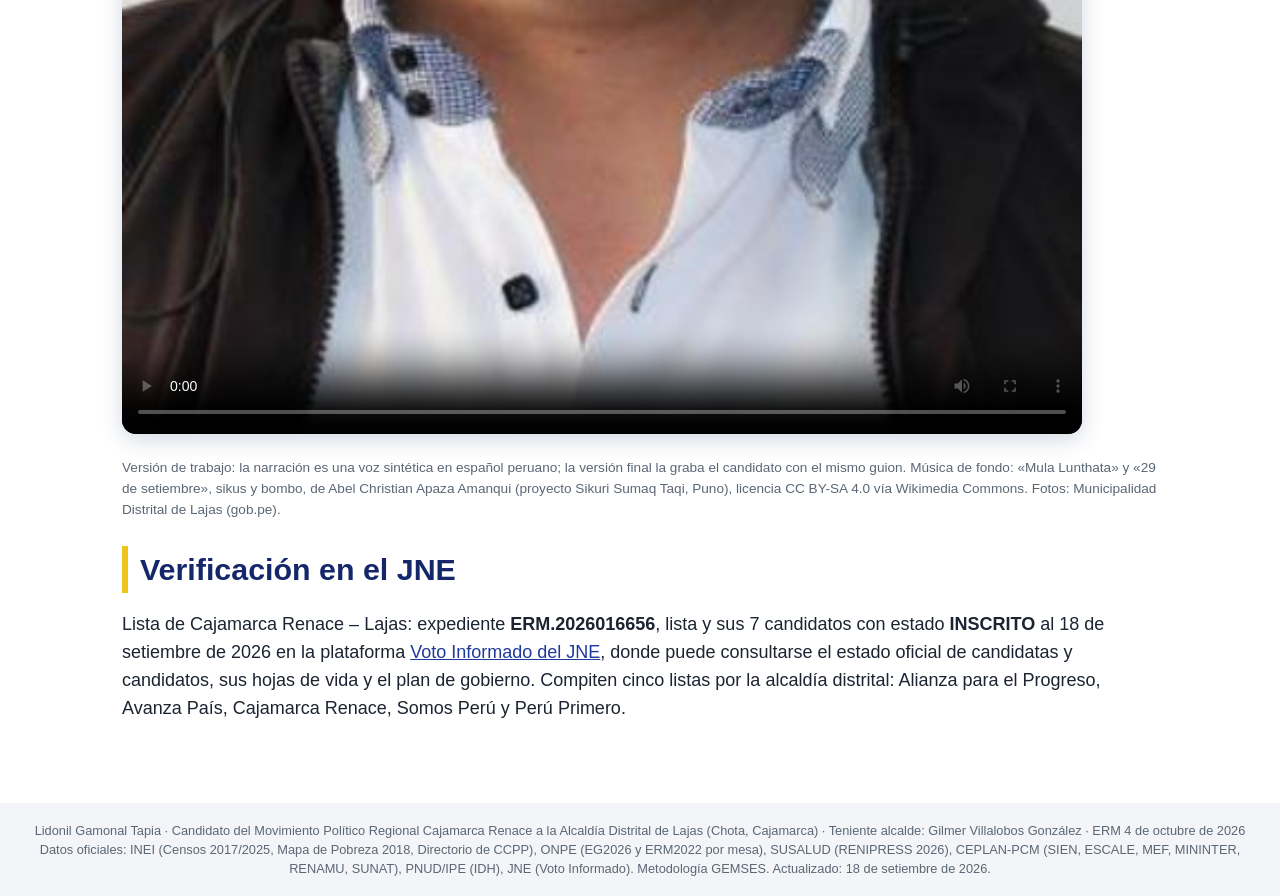
<file: documentos.html>
<!DOCTYPE html><html lang="es"><head><meta charset="utf-8"><meta name="viewport" content="width=device-width, initial-scale=1">
<title>Documentos · Gamonal · Lajas 2026</title><meta name="description" content="Discurso, plan de gobierno y bases de datos de la campaña."><link rel="stylesheet" href="assets/estilo.css?v=4"><link rel="icon" href="img/logo_cajamarca_renace.png">
<meta property="og:title" content="Documentos · Gamonal · Lajas 2026"><meta property="og:image" content="img/gamonal_portada.jpg"></head><body><nav class="nav"><a class="brand" href="index.html"><img src="img/logo_cajamarca_renace.png" alt="">GAMONAL · LAJAS 2026</a><a class="l" href="index.html">Inicio</a><a class="l" href="discurso.html">Discurso</a><a class="l" href="ejes.html">Ejes del plan</a><a class="l" href="mapa.html">Mapa y cifras</a><a class="l on" href="documentos.html">Documentos</a></nav><div class="wrap">
<h1 style="color:var(--azul);font-size:clamp(1.5rem,3.5vw,2.3rem);margin:10px 0 4px">Documentos</h1>
<p style="color:var(--muted)">Aquí se van acumulando los documentos de la campaña. Todos los datos provienen de fuentes oficiales citadas.</p>
<div class="tablewrap"><table class="t"><thead><tr><th>Documento</th><th>Descripción</th></tr></thead><tbody><tr><td><a href="docs/Video_Presentacion_Gamonal_Lajas.mp4" download>🎬 Video de presentación (MP4, 5 min)</a></td><td>Candidato, equipo, diagnóstico con datos, tres compromisos y día D. Narración con voz sintética (maqueta); subtítulos .srt disponibles.</td></tr><tr><td><a href="docs/Video_Discurso_Gamonal_Lajas_v1.mp4" download>🎬 Video del discurso v1 (MP4, 10 min)</a></td><td>El discurso mitin completo, párrafo a párrafo, con la frase clave en pantalla. Narración con voz sintética (maqueta).</td></tr><tr><td><a href="docs/Discurso_Gamonal_Lajas_v1.pdf" download>📣 Discurso v1 (PDF)</a></td><td>Versión mitin 9 minutos, píldoras de 60 s y 15 notas con fuentes. 18-set-2026.</td></tr><tr><td><a href="docs/plan_gobierno_cr_lajas.pdf" download>📘 Plan de Gobierno 2027-2030 (JNE)</a></td><td>PDF oficial inscrito por Cajamarca Renace en el JNE (exp. ERM.2026016656), 26 páginas.</td></tr><tr><td><a href="datos/ficha_datos.csv" download>📋 Ficha de datos de Lajas (CSV)</a></td><td>42 indicadores con año, valor, unidad, fuente, URL y nota.</td></tr><tr><td><a href="datos/distritos_integrado.csv" download>📊 Base integrada por distrito (CSV)</a></td><td>19 distritos de la provincia de Chota × 116 variables con fuente (INEI, ONPE, CEPLAN, SUSALUD, PNUD).</td></tr><tr><td><a href="datos/ccpp_lajas_geo.json" download>📍 Centros poblados de Lajas (JSON)</a></td><td>55 centros poblados (49 georreferenciados por el IGN) con población 2017, altitud, región natural e IIEE.</td></tr></tbody></table></div>
<h2 class="sec">Video de presentación</h2>
<video controls preload="metadata" style="width:100%;max-width:960px;border-radius:14px;box-shadow:0 6px 22px rgba(10,46,92,.18)" poster="img/gamonal_portada.jpg"><source src="docs/Video_Presentacion_Gamonal_Lajas.mp4" type="video/mp4"><track kind="subtitles" src="docs/Video_Presentacion_Gamonal_Lajas.srt" srclang="es" label="Español">Su navegador no reproduce video HTML5.</video>
<p style="color:var(--muted);font-size:.85rem">Versión de trabajo: la narración es una voz sintética en español peruano; la versión final la graba el candidato con el mismo guion. Música de fondo: «Mula Lunthata» y «29 de setiembre», sikus y bombo, de Abel Christian Apaza Amanqui (proyecto Sikuri Sumaq Taqi, Puno), licencia CC BY-SA 4.0 vía Wikimedia Commons. Fotos: Municipalidad Distrital de Lajas (gob.pe).</p>
<h2 class="sec">Verificación en el JNE</h2>
<p>Lista de Cajamarca Renace – Lajas: expediente <b>ERM.2026016656</b>, lista y sus 7 candidatos con estado <b>INSCRITO</b> al 18 de setiembre de 2026 en la plataforma <a href="https://votoinformado.jne.gob.pe/candidatos" rel="noopener">Voto Informado del JNE</a>, donde puede consultarse el estado oficial de candidatas y candidatos, sus hojas de vida y el plan de gobierno. Compiten cinco listas por la alcaldía distrital: Alianza para el Progreso, Avanza País, Cajamarca Renace, Somos Perú y Perú Primero.</p>
</div>
<footer>Lidonil Gamonal Tapia · Candidato del Movimiento Político Regional Cajamarca Renace a la Alcaldía Distrital de Lajas (Chota, Cajamarca) · Teniente alcalde: Gilmer Villalobos González · ERM 4 de octubre de 2026<br>Datos oficiales: INEI (Censos 2017/2025, Mapa de Pobreza 2018, Directorio de CCPP), ONPE (EG2026 y ERM2022 por mesa), SUSALUD (RENIPRESS 2026), CEPLAN-PCM (SIEN, ESCALE, MEF, MININTER, RENAMU, SUNAT), PNUD/IPE (IDH), JNE (Voto Informado). Metodología GEMSES. Actualizado: 18 de setiembre de 2026.</footer></body></html>
</file>
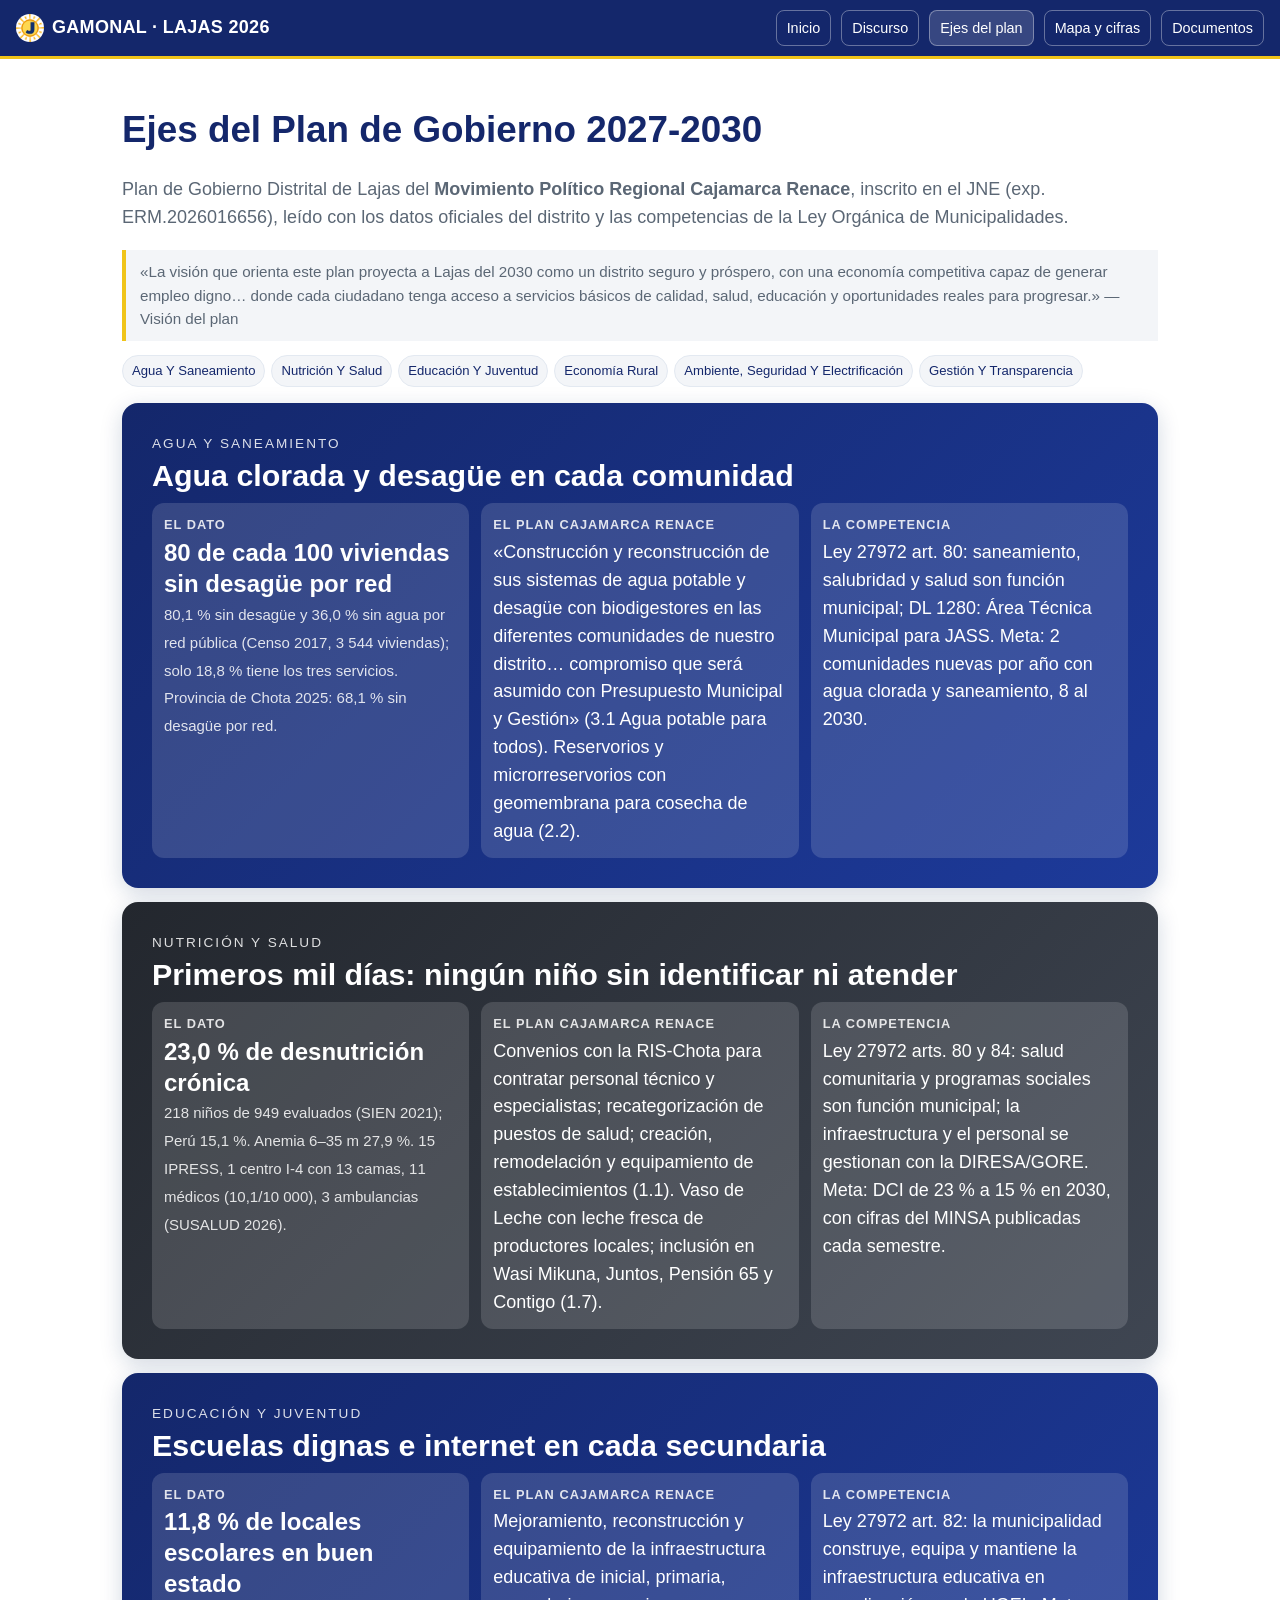
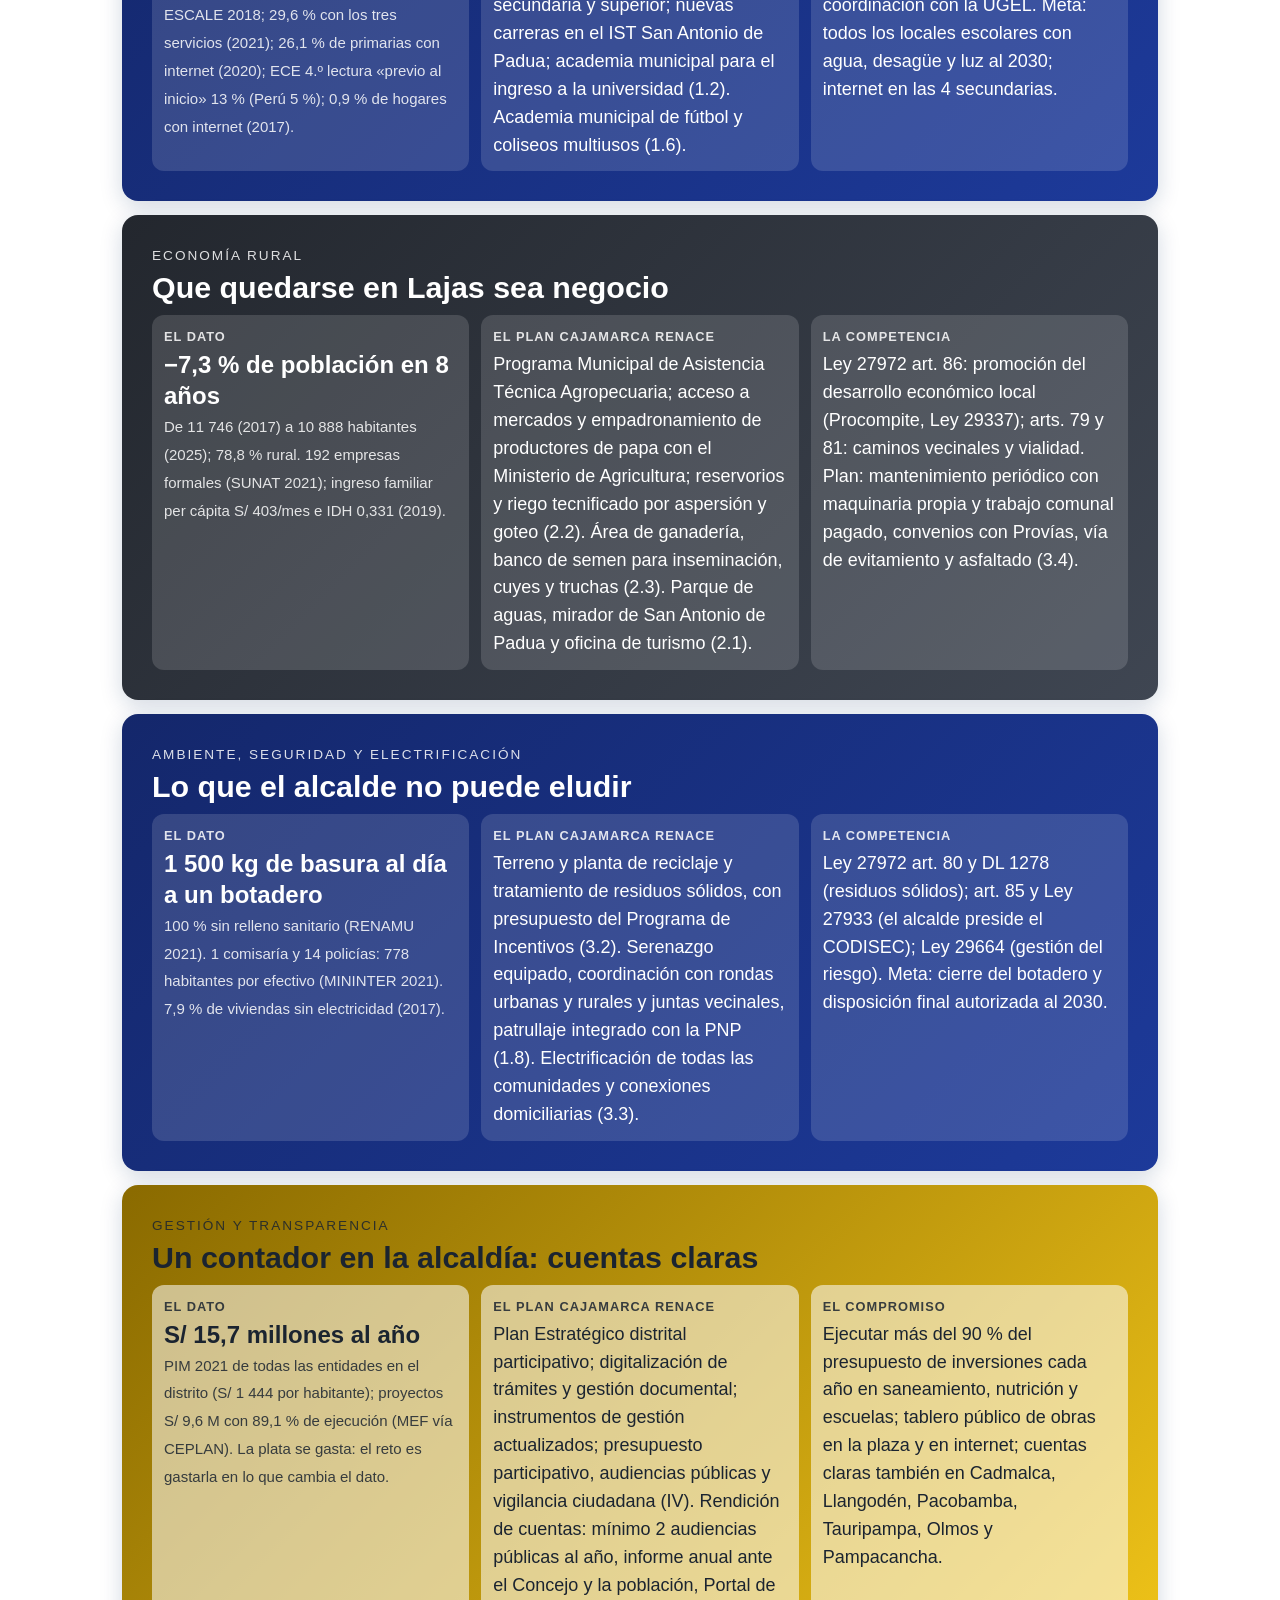
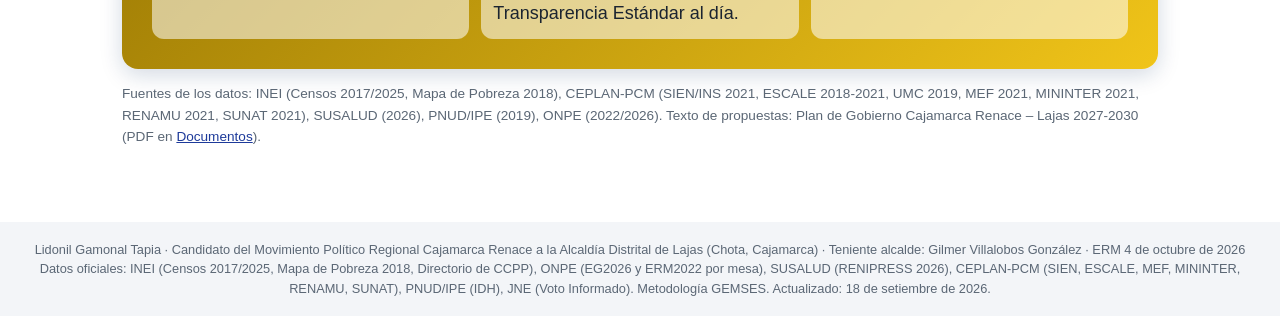
<file: ejes.html>
<!DOCTYPE html><html lang="es"><head><meta charset="utf-8"><meta name="viewport" content="width=device-width, initial-scale=1">
<title>Ejes del plan · Gamonal · Lajas 2026</title><meta name="description" content="Ejes del Plan de Gobierno de Cajamarca Renace Lajas con datos oficiales y competencias legales."><link rel="stylesheet" href="assets/estilo.css?v=4"><link rel="icon" href="img/logo_cajamarca_renace.png">
<meta property="og:title" content="Ejes del plan · Gamonal · Lajas 2026"><meta property="og:image" content="img/gamonal_portada.jpg"></head><body><nav class="nav"><a class="brand" href="index.html"><img src="img/logo_cajamarca_renace.png" alt="">GAMONAL · LAJAS 2026</a><a class="l" href="index.html">Inicio</a><a class="l" href="discurso.html">Discurso</a><a class="l on" href="ejes.html">Ejes del plan</a><a class="l" href="mapa.html">Mapa y cifras</a><a class="l" href="documentos.html">Documentos</a></nav><div class="wrap">
<h1 style="color:var(--azul);font-size:clamp(1.5rem,3.5vw,2.3rem);margin:10px 0 4px">Ejes del Plan de Gobierno 2027-2030</h1>
<p style="color:var(--muted)">Plan de Gobierno Distrital de Lajas del <b>Movimiento Político Regional Cajamarca Renace</b>, inscrito en el JNE (exp. ERM.2026016656), leído con los datos oficiales del distrito y las competencias de la Ley Orgánica de Municipalidades.</p>
<blockquote style="border-left:4px solid var(--oro);background:var(--gris);padding:10px 14px;margin:0 0 14px;color:var(--muted);font-size:.95rem">«La visión que orienta este plan proyecta a Lajas del 2030 como un distrito seguro y próspero, con una economía competitiva capaz de generar empleo digno… donde cada ciudadano tenga acceso a servicios básicos de calidad, salud, educación y oportunidades reales para progresar.» — Visión del plan</blockquote>
<div class="toc"><a href="#e0">Agua Y Saneamiento</a><a href="#e1">Nutrición Y Salud</a><a href="#e2">Educación Y Juventud</a><a href="#e3">Economía Rural</a><a href="#e4">Ambiente, Seguridad Y Electrificación</a><a href="#e5">Gestión Y Transparencia</a></div>
<section class="eje " id="e0"><div class="n">AGUA Y SANEAMIENTO</div><h2>Agua clorada y desagüe en cada comunidad</h2><div class="grid"><div class="box"><b>EL DATO</b><span class="dato">80 de cada 100 viviendas sin desagüe por red</span><br><small>80,1 % sin desagüe y 36,0 % sin agua por red pública (Censo 2017, 3 544 viviendas); solo 18,8 % tiene los tres servicios. Provincia de Chota 2025: 68,1 % sin desagüe por red.</small></div><div class="box"><b>EL PLAN CAJAMARCA RENACE</b>«Construcción y reconstrucción de sus sistemas de agua potable y desagüe con biodigestores en las diferentes comunidades de nuestro distrito… compromiso que será asumido con Presupuesto Municipal y Gestión» (3.1 Agua potable para todos). Reservorios y microrreservorios con geomembrana para cosecha de agua (2.2).</div><div class="box"><b>LA COMPETENCIA</b>Ley 27972 art. 80: saneamiento, salubridad y salud son función municipal; DL 1280: Área Técnica Municipal para JASS. Meta: 2 comunidades nuevas por año con agua clorada y saneamiento, 8 al 2030.</div></div></section><section class="eje alt" id="e1"><div class="n">NUTRICIÓN Y SALUD</div><h2>Primeros mil días: ningún niño sin identificar ni atender</h2><div class="grid"><div class="box"><b>EL DATO</b><span class="dato">23,0 % de desnutrición crónica</span><br><small>218 niños de 949 evaluados (SIEN 2021); Perú 15,1 %. Anemia 6–35 m 27,9 %. 15 IPRESS, 1 centro I-4 con 13 camas, 11 médicos (10,1/10 000), 3 ambulancias (SUSALUD 2026).</small></div><div class="box"><b>EL PLAN CAJAMARCA RENACE</b>Convenios con la RIS-Chota para contratar personal técnico y especialistas; recategorización de puestos de salud; creación, remodelación y equipamiento de establecimientos (1.1). Vaso de Leche con leche fresca de productores locales; inclusión en Wasi Mikuna, Juntos, Pensión 65 y Contigo (1.7).</div><div class="box"><b>LA COMPETENCIA</b>Ley 27972 arts. 80 y 84: salud comunitaria y programas sociales son función municipal; la infraestructura y el personal se gestionan con la DIRESA/GORE. Meta: DCI de 23 % a 15 % en 2030, con cifras del MINSA publicadas cada semestre.</div></div></section><section class="eje " id="e2"><div class="n">EDUCACIÓN Y JUVENTUD</div><h2>Escuelas dignas e internet en cada secundaria</h2><div class="grid"><div class="box"><b>EL DATO</b><span class="dato">11,8 % de locales escolares en buen estado</span><br><small>ESCALE 2018; 29,6 % con los tres servicios (2021); 26,1 % de primarias con internet (2020); ECE 4.º lectura «previo al inicio» 13 % (Perú 5 %); 0,9 % de hogares con internet (2017).</small></div><div class="box"><b>EL PLAN CAJAMARCA RENACE</b>Mejoramiento, reconstrucción y equipamiento de la infraestructura educativa de inicial, primaria, secundaria y superior; nuevas carreras en el IST San Antonio de Padua; academia municipal para el ingreso a la universidad (1.2). Academia municipal de fútbol y coliseos multiusos (1.6).</div><div class="box"><b>LA COMPETENCIA</b>Ley 27972 art. 82: la municipalidad construye, equipa y mantiene la infraestructura educativa en coordinación con la UGEL. Meta: todos los locales escolares con agua, desagüe y luz al 2030; internet en las 4 secundarias.</div></div></section><section class="eje alt" id="e3"><div class="n">ECONOMÍA RURAL</div><h2>Que quedarse en Lajas sea negocio</h2><div class="grid"><div class="box"><b>EL DATO</b><span class="dato">−7,3 % de población en 8 años</span><br><small>De 11 746 (2017) a 10 888 habitantes (2025); 78,8 % rural. 192 empresas formales (SUNAT 2021); ingreso familiar per cápita S/ 403/mes e IDH 0,331 (2019).</small></div><div class="box"><b>EL PLAN CAJAMARCA RENACE</b>Programa Municipal de Asistencia Técnica Agropecuaria; acceso a mercados y empadronamiento de productores de papa con el Ministerio de Agricultura; reservorios y riego tecnificado por aspersión y goteo (2.2). Área de ganadería, banco de semen para inseminación, cuyes y truchas (2.3). Parque de aguas, mirador de San Antonio de Padua y oficina de turismo (2.1).</div><div class="box"><b>LA COMPETENCIA</b>Ley 27972 art. 86: promoción del desarrollo económico local (Procompite, Ley 29337); arts. 79 y 81: caminos vecinales y vialidad. Plan: mantenimiento periódico con maquinaria propia y trabajo comunal pagado, convenios con Provías, vía de evitamiento y asfaltado (3.4).</div></div></section><section class="eje " id="e4"><div class="n">AMBIENTE, SEGURIDAD Y ELECTRIFICACIÓN</div><h2>Lo que el alcalde no puede eludir</h2><div class="grid"><div class="box"><b>EL DATO</b><span class="dato">1 500 kg de basura al día a un botadero</span><br><small>100 % sin relleno sanitario (RENAMU 2021). 1 comisaría y 14 policías: 778 habitantes por efectivo (MININTER 2021). 7,9 % de viviendas sin electricidad (2017).</small></div><div class="box"><b>EL PLAN CAJAMARCA RENACE</b>Terreno y planta de reciclaje y tratamiento de residuos sólidos, con presupuesto del Programa de Incentivos (3.2). Serenazgo equipado, coordinación con rondas urbanas y rurales y juntas vecinales, patrullaje integrado con la PNP (1.8). Electrificación de todas las comunidades y conexiones domiciliarias (3.3).</div><div class="box"><b>LA COMPETENCIA</b>Ley 27972 art. 80 y DL 1278 (residuos sólidos); art. 85 y Ley 27933 (el alcalde preside el CODISEC); Ley 29664 (gestión del riesgo). Meta: cierre del botadero y disposición final autorizada al 2030.</div></div></section><section class="eje nuevo" id="e5"><div class="n">GESTIÓN Y TRANSPARENCIA</div><h2>Un contador en la alcaldía: cuentas claras</h2><div class="grid"><div class="box"><b>EL DATO</b><span class="dato">S/ 15,7 millones al año</span><br><small>PIM 2021 de todas las entidades en el distrito (S/ 1 444 por habitante); proyectos S/ 9,6 M con 89,1 % de ejecución (MEF vía CEPLAN). La plata se gasta: el reto es gastarla en lo que cambia el dato.</small></div><div class="box"><b>EL PLAN CAJAMARCA RENACE</b>Plan Estratégico distrital participativo; digitalización de trámites y gestión documental; instrumentos de gestión actualizados; presupuesto participativo, audiencias públicas y vigilancia ciudadana (IV). Rendición de cuentas: mínimo 2 audiencias públicas al año, informe anual ante el Concejo y la población, Portal de Transparencia Estándar al día.</div><div class="box"><b>EL COMPROMISO</b>Ejecutar más del 90 % del presupuesto de inversiones cada año en saneamiento, nutrición y escuelas; tablero público de obras en la plaza y en internet; cuentas claras también en Cadmalca, Llangodén, Pacobamba, Tauripampa, Olmos y Pampacancha.</div></div></section>
<p style="color:var(--muted);font-size:.85rem">Fuentes de los datos: INEI (Censos 2017/2025, Mapa de Pobreza 2018), CEPLAN-PCM (SIEN/INS 2021, ESCALE 2018-2021, UMC 2019, MEF 2021, MININTER 2021, RENAMU 2021, SUNAT 2021), SUSALUD (2026), PNUD/IPE (2019), ONPE (2022/2026). Texto de propuestas: Plan de Gobierno Cajamarca Renace – Lajas 2027-2030 (PDF en <a href="documentos.html">Documentos</a>).</p>
</div>
<footer>Lidonil Gamonal Tapia · Candidato del Movimiento Político Regional Cajamarca Renace a la Alcaldía Distrital de Lajas (Chota, Cajamarca) · Teniente alcalde: Gilmer Villalobos González · ERM 4 de octubre de 2026<br>Datos oficiales: INEI (Censos 2017/2025, Mapa de Pobreza 2018, Directorio de CCPP), ONPE (EG2026 y ERM2022 por mesa), SUSALUD (RENIPRESS 2026), CEPLAN-PCM (SIEN, ESCALE, MEF, MININTER, RENAMU, SUNAT), PNUD/IPE (IDH), JNE (Voto Informado). Metodología GEMSES. Actualizado: 18 de setiembre de 2026.</footer></body></html>
</file>
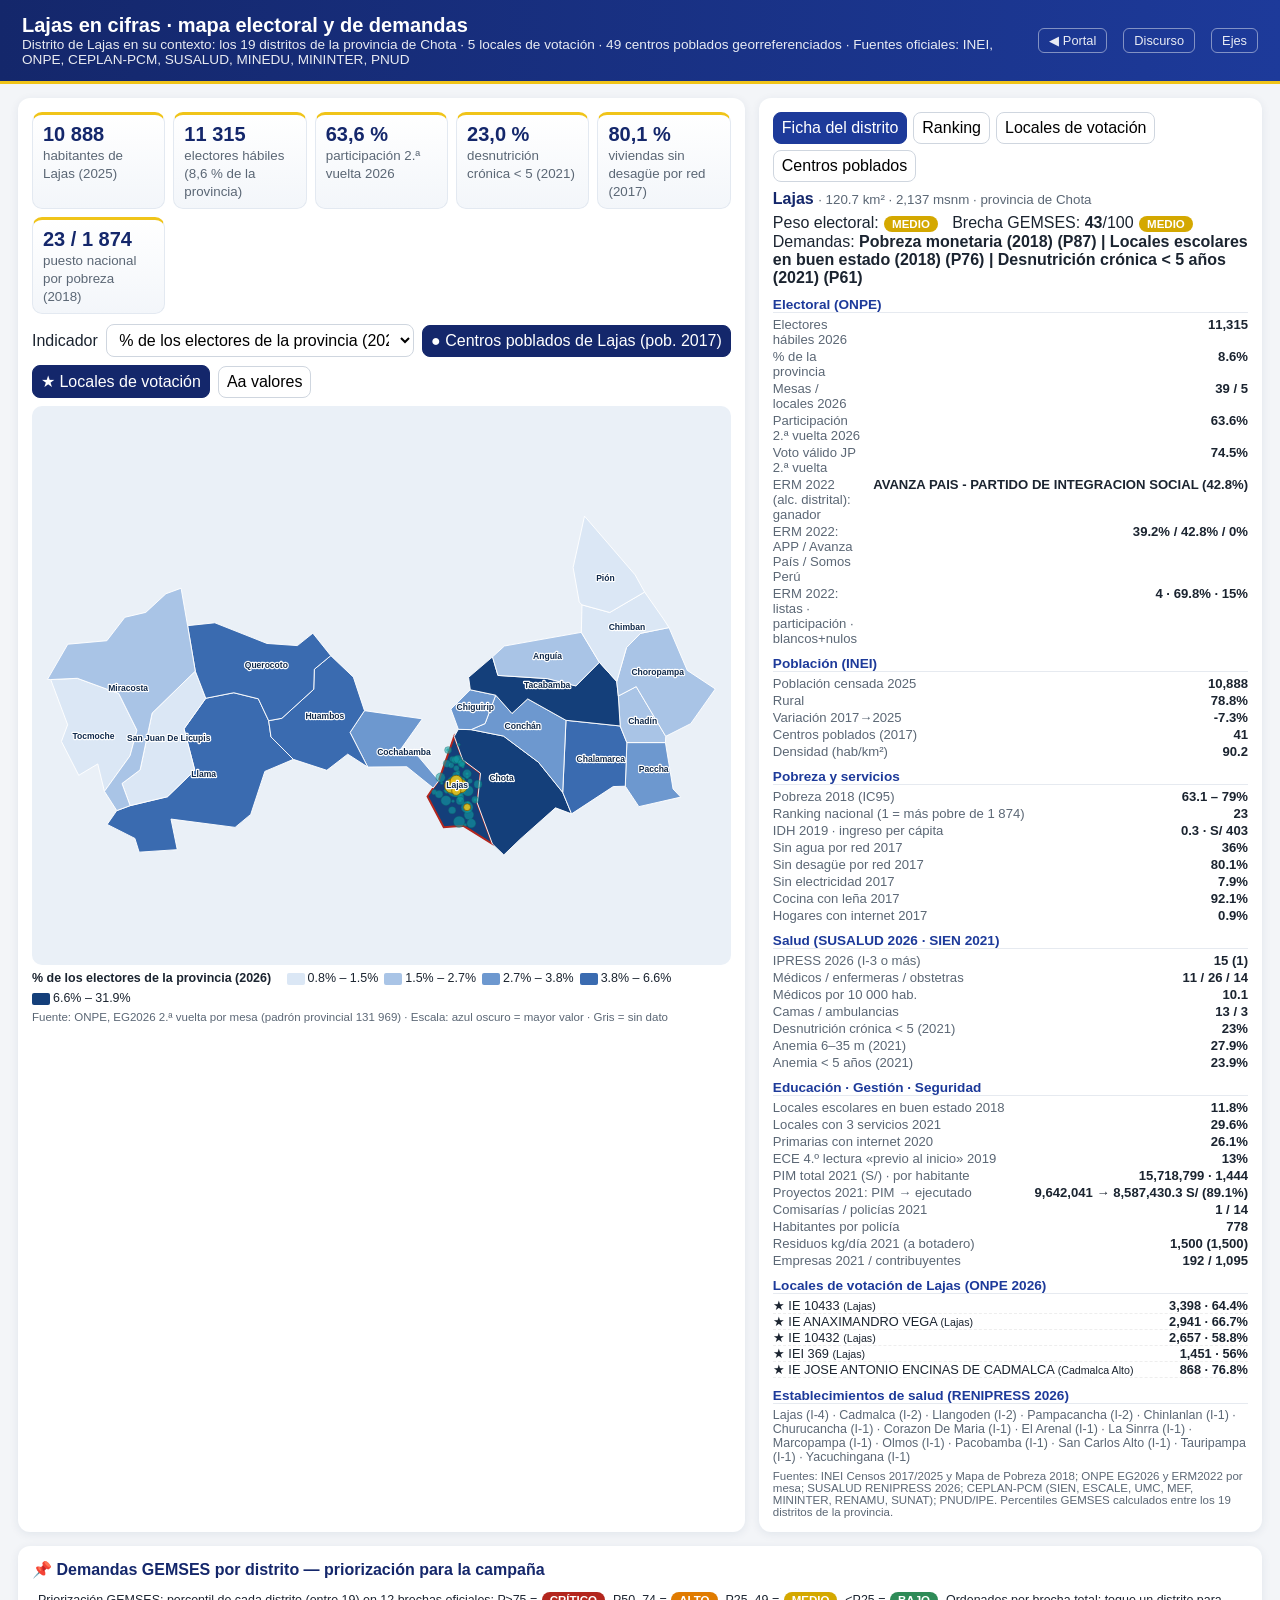
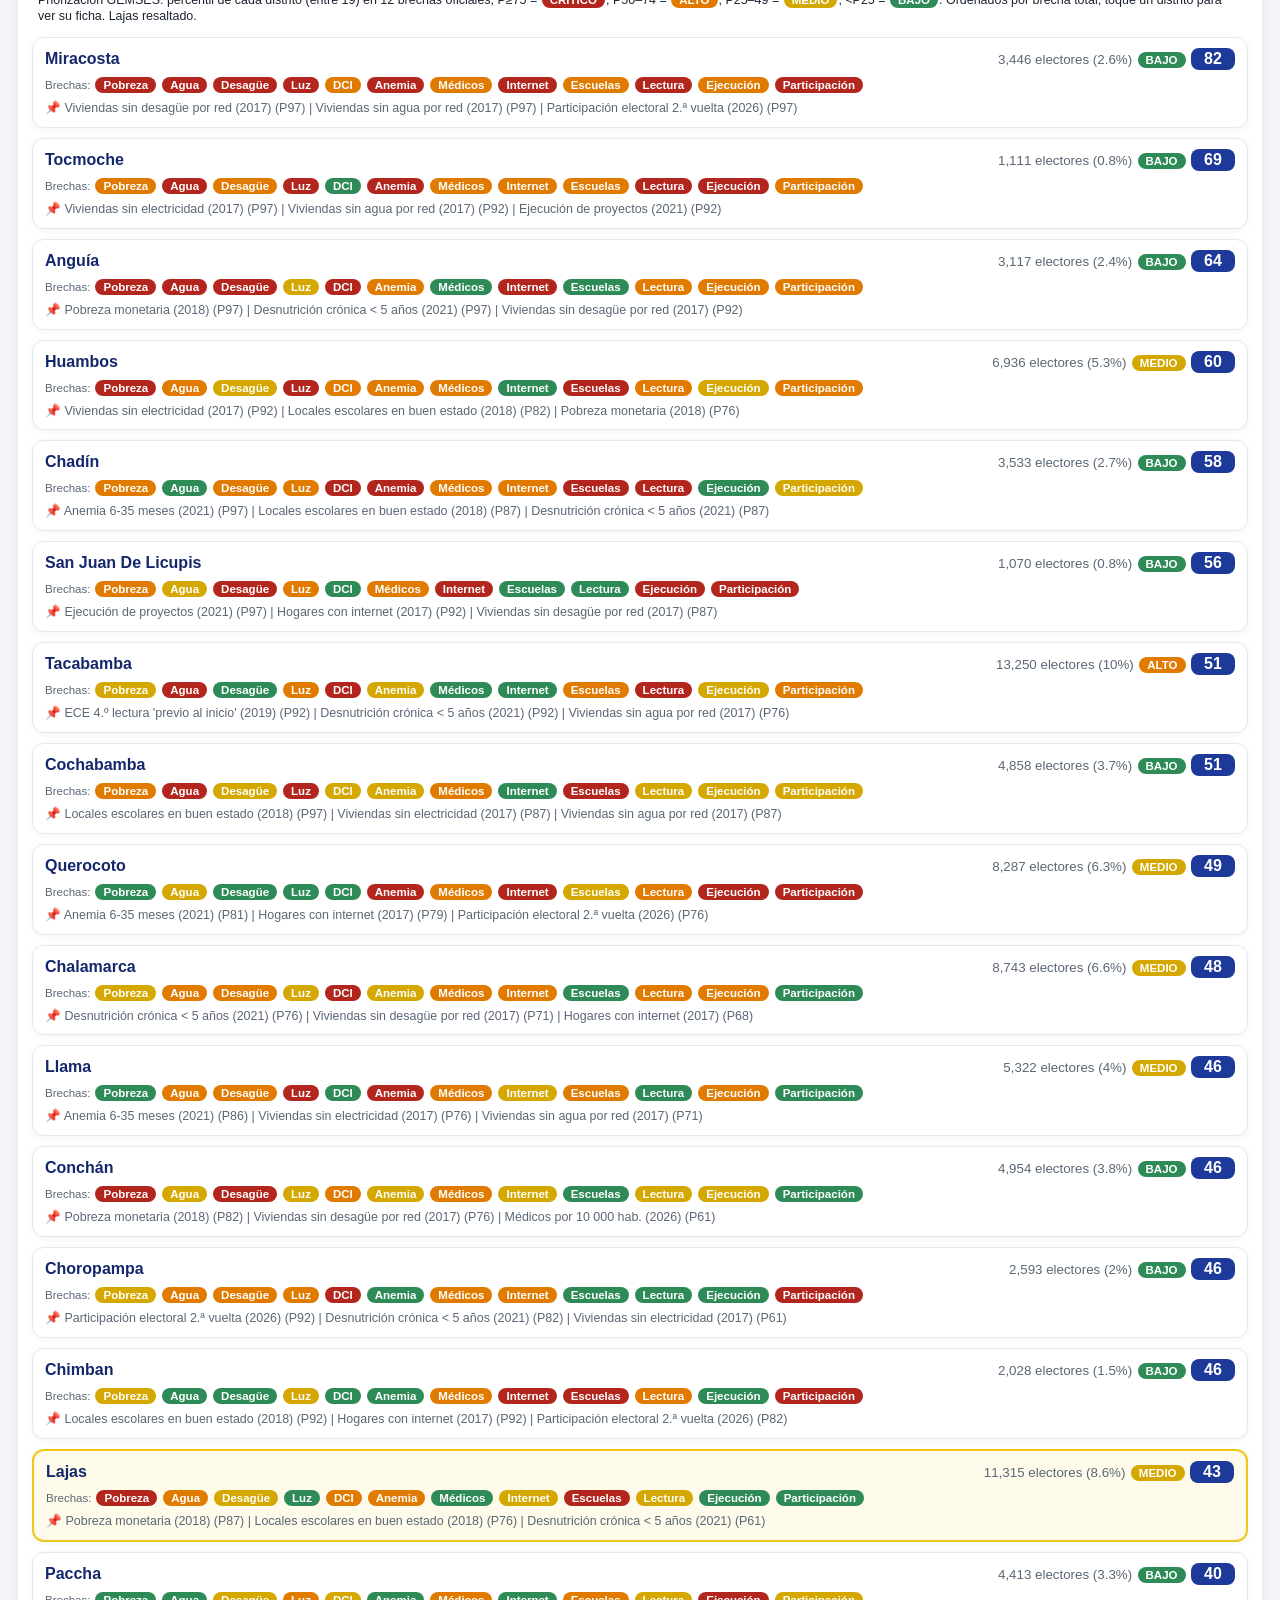
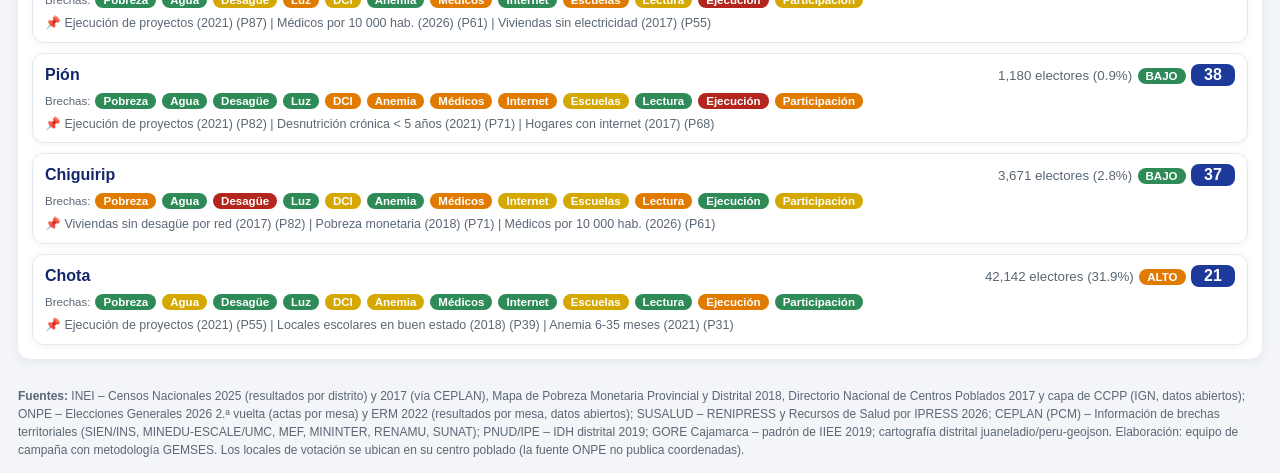
<file: mapa.html>
<!DOCTYPE html>
<html lang="es">
<head>
<meta charset="utf-8">
<meta name="viewport" content="width=device-width, initial-scale=1">
<title>Lajas en cifras — Mapa electoral y de demandas (provincia de Chota)</title>
<link rel="icon" href="img/logo_cajamarca_renace.png">
<style>
:root{--azul:#14276b;--azul2:#1d3a9a;--teal:#12a5a5;--oro:#f0c419;--rojo:#b3261e;--gris:#f3f5f8;--txt:#1b2430;--muted:#5b6775;--bg:#ffffff}
*{box-sizing:border-box}
body{margin:0;font-family:Segoe UI,Roboto,Helvetica,Arial,sans-serif;color:var(--txt);background:var(--gris);overflow-x:hidden}
header{background:linear-gradient(90deg,var(--azul),var(--azul2));color:#fff;padding:14px 22px;display:flex;align-items:center;gap:16px;flex-wrap:wrap;border-bottom:3px solid var(--oro)}
header h1{font-size:1.25rem;margin:0;font-weight:700}
header .sub{font-size:.85rem;opacity:.9}
header a{color:#fff;opacity:.9;text-decoration:none;border:1px solid rgba(255,255,255,.5);padding:4px 10px;border-radius:6px;font-size:.8rem}
.wrap{display:grid;grid-template-columns:minmax(320px,1.3fr) minmax(300px,.9fr);gap:14px;padding:14px 18px;max-width:1500px;margin:0 auto}
@media(max-width:900px){.wrap{grid-template-columns:1fr}}
.card{background:#fff;border-radius:12px;box-shadow:0 2px 10px rgba(10,46,92,.08);padding:14px;min-width:0;overflow:hidden}
.wrap>*{min-width:0}
.controls label{display:flex;align-items:center;gap:4px;flex:1 1 260px;min-width:0}
.controls select{flex:1;min-width:0;max-width:100%}
.card h2{font-size:1rem;margin:0 0 8px;color:var(--azul)}
.controls{display:flex;gap:8px;flex-wrap:wrap;align-items:center;margin-bottom:8px}
select,button,input{font:inherit;padding:6px 8px;border:1px solid #cfd6df;border-radius:8px;background:#fff}
button.tog{cursor:pointer}
button.tog.on{background:var(--azul);color:#fff;border-color:var(--azul)}
svg#mapa{width:100%;height:auto;display:block;background:#eaf0f7;border-radius:10px}
path.dist{stroke:#fff;stroke-width:1.2;cursor:pointer;transition:opacity .15s}
path.dist:hover{opacity:.85;stroke:var(--oro);stroke-width:2}
path.dist.sel{stroke:var(--rojo);stroke-width:2.5}
text.lbl{font-size:11px;font-weight:700;fill:#102a4c;pointer-events:none;paint-order:stroke;stroke:#fff;stroke-width:3px;stroke-linejoin:round}
text.lbl2{font-size:10px;fill:#102a4c;pointer-events:none;paint-order:stroke;stroke:#fff;stroke-width:3px}
circle.ccpp{fill:var(--teal);fill-opacity:.55;stroke:#0b6b6b;stroke-width:.5;cursor:pointer}
circle.loc{fill:var(--oro);fill-opacity:.85;stroke:#7a5c00;stroke-width:1;cursor:pointer}
.legend{display:flex;gap:6px;flex-wrap:wrap;align-items:center;font-size:.78rem;margin-top:6px}
.legend span.box{display:inline-block;width:18px;height:12px;border-radius:2px;margin-right:3px;vertical-align:middle}
#tip{position:fixed;pointer-events:none;background:#102a4c;color:#fff;padding:8px 10px;border-radius:8px;font-size:.8rem;max-width:300px;display:none;z-index:10;box-shadow:0 4px 14px rgba(0,0,0,.3);line-height:1.35}
table{width:100%;border-collapse:collapse;font-size:.8rem}
th,td{padding:5px 6px;border-bottom:1px solid #e6eaf0;text-align:left;vertical-align:top}
th{background:#f0f4f9;color:var(--azul);position:sticky;top:0}
td.num,th.num{text-align:right;font-variant-numeric:tabular-nums}
.bar{height:8px;background:var(--azul2);border-radius:4px;display:inline-block;vertical-align:middle}
.ficha dl{display:grid;grid-template-columns:1fr auto;gap:2px 10px;margin:0;font-size:.82rem}
.ficha dt{color:var(--muted)}
.ficha dd{margin:0;text-align:right;font-weight:600}
.ficha h3{margin:10px 0 4px;font-size:.85rem;color:var(--azul2);border-bottom:1px solid #e6eaf0}
.chip{display:inline-block;padding:2px 8px;border-radius:999px;font-size:.72rem;font-weight:700;color:#fff;margin:1px}
.CRÍTICO{background:var(--rojo)} .ALTO{background:#e07b00} .MEDIO{background:#d4a800} .BAJO{background:#2e8b57}
.tabs{display:flex;gap:6px;margin-bottom:8px;flex-wrap:wrap}
.tabs button{cursor:pointer}
.tabs button.on{background:var(--azul2);color:#fff;border-color:var(--azul2)}
.scroll{max-height:70vh;overflow:auto;border:1px solid #e6eaf0;border-radius:8px}
.tabwrap{overflow-x:auto;-webkit-overflow-scrolling:touch}
.dcard{border:1px solid #e3e9f1;border-radius:12px;padding:10px 12px;margin:8px 4px;background:#fff;box-shadow:0 1px 6px rgba(10,46,92,.06);cursor:pointer}
.dcard .top{display:flex;justify-content:space-between;align-items:baseline;gap:8px;flex-wrap:wrap}
.dcard .top b{color:var(--azul);font-size:1rem}
.dcard .top small{color:var(--muted)}
.dcard .brk{display:inline-block;min-width:44px;text-align:center;border-radius:8px;padding:2px 8px;font-weight:800;color:#fff;background:var(--azul2)}
.dcard .chips{display:flex;flex-wrap:wrap;gap:4px;margin-top:6px}
.dcard .chips span.lbl{font-size:.72rem;color:var(--muted);align-self:center}
.dcard .dem{font-size:.78rem;color:var(--muted);margin-top:6px;line-height:1.35}
footer{padding:14px 18px;font-size:.75rem;color:var(--muted);max-width:1500px;margin:0 auto;line-height:1.5}
.kpis{display:grid;grid-template-columns:repeat(auto-fit,minmax(130px,1fr));gap:8px;margin-bottom:10px}
.kpi{background:linear-gradient(180deg,#fff,#f3f6fa);border:1px solid #e3e9f1;border-radius:10px;padding:8px 10px;border-top:3px solid var(--oro)}
.kpi b{display:block;font-size:1.25rem;color:var(--azul)}
.kpi small{color:var(--muted)}
.src{font-size:.72rem;color:var(--muted);margin-top:6px}
.wrapdem{padding:0 18px 14px;max-width:1500px;margin:0 auto}
#pDem{display:grid;grid-template-columns:1fr;gap:10px}
#pDem>p{grid-column:1/-1;margin:4px 2px}
#pDem .dcard{margin:0}
@media(max-width:640px){header{padding:8px 12px;gap:6px}header h1{font-size:.98rem}header .sub{display:none}.kpis{grid-template-columns:repeat(2,1fr)}.kpi b{font-size:1.15rem}}
@media print{header a,.controls,.tabs{display:none}.wrap{display:block}.card{box-shadow:none;page-break-inside:avoid}}
</style>
</head>
<body>
<header>
  <div style="flex:1">
    <h1>Lajas en cifras · mapa electoral y de demandas</h1>
    <div class="sub">Distrito de Lajas en su contexto: los 19 distritos de la provincia de Chota · 5 locales de votación · 49 centros poblados georreferenciados · Fuentes oficiales: INEI, ONPE, CEPLAN-PCM, SUSALUD, MINEDU, MININTER, PNUD</div>
  </div>
  <a href="index.html">◀ Portal</a>
  <a href="discurso.html">Discurso</a>
  <a href="ejes.html">Ejes</a>
</header>
<div class="wrap">
  <div class="card">
    <div class="kpis" id="kpis"></div>
    <div class="controls">
      <label>Indicador&nbsp;<select id="sel"></select></label>
      <button class="tog on" id="tCcpp">● Centros poblados de Lajas (pob. 2017)</button>
      <button class="tog on" id="tLoc">★ Locales de votación</button>
      <button class="tog" id="tLbl">Aa valores</button>
    </div>
    <svg id="mapa" viewBox="0 0 900 720" role="img" aria-label="Mapa de la provincia de Chota"></svg>
    <div class="legend" id="leg"></div>
    <div class="src" id="srcInd"></div>
  </div>
  <div class="card">
    <div class="tabs"><button class="on" data-t="ficha">Ficha del distrito</button><button data-t="rank">Ranking</button><button data-t="loc">Locales de votación</button><button data-t="ccpp">Centros poblados</button></div>
    <div id="pFicha" class="ficha"></div>
    <div id="pRank" style="display:none" class="scroll"></div>
    <div id="pLoc" style="display:none"><p style="font-size:.78rem;color:var(--muted);margin:4px 2px">Los 5 locales de votación del distrito de Lajas (ONPE, 2.ª vuelta 2026), ordenados por electores. El 92 % del padrón vota en el pueblo de Lajas.</p><div class="scroll" id="tLocales"></div></div>
    <div id="pCcpp" style="display:none"><p style="font-size:.78rem;color:var(--muted);margin:4px 2px">Centros poblados de Lajas: población 2017 (INEI), altitud, región natural e instituciones educativas activas (padrón GORE 2019).</p><div class="scroll" id="tCcppT"></div></div>
  </div>
</div>
<div class="wrapdem"><div class="card"><h2>📌 Demandas GEMSES por distrito — priorización para la campaña</h2><div id="pDem"></div></div></div>
<footer id="foot"></footer>
<div id="tip"></div>
<script id="datos" type="application/json">{"geojson":{"type":"FeatureCollection","features":[{"type":"Feature","properties":{"OBJECTID":1530,"IDDIST":"060413","IDDPTO":"06","IDPROV":"0604","NOMBDIST":"PACCHA","NOMBPROV":"CHOTA","NOMBDEP":"CAJAMARCA","DCTO":"LEY","LEY":"S/N","FECHA":"02/01/1857","NOM_CAP":"PACCHA","SHAPE_LENG":0.40155121741,"SHAPE_AREA":0.00798729285,"SHAPE_LE_1":0.40512658785,"SHAPE_AR_1":0.00801397752,"AREA_MINAM":9828.56},"geometry":{"type":"Polygon","coordinates":[[[-78.36603911251679,-6.483267474668912],[-78.35260286250461,-6.564633224744723],[-78.33902273749213,-6.578950599758116],[-78.41297261256017,-6.59585747477357],[-78.43708598758221,-6.559978474740076],[-78.43426761257942,-6.48328322466867],[-78.36603911251679,-6.483267474668912]]]}},{"type":"Feature","properties":{"OBJECTID":1533,"IDDIST":"060410","IDDPTO":"06","IDPROV":"0604","NOMBDIST":"LAJAS","NOMBPROV":"CHOTA","NOMBDEP":"CAJAMARCA","DCTO":"LEY","LEY":"S/N","FECHA":"02/01/1857","NOM_CAP":"LAJAS","SHAPE_LENG":0.56357151051,"SHAPE_AREA":0.00989421753,"SHAPE_LE_1":0.55812207679,"SHAPE_AR_1":0.00989049345,"AREA_MINAM":12137.63},"geometry":{"type":"Polygon","coordinates":[[[-78.73948736285438,-6.472368224656823],[-78.72429686284114,-6.513646474695338],[-78.69291011281338,-6.536933599717225],[-78.69861523781869,-6.589476599766117],[-78.67185161279515,-6.661414099833255],[-78.72309361284063,-6.629455474803158],[-78.75801948787156,-6.632123099805367],[-78.78666598789646,-6.577878849754645],[-78.7766503628876,-6.563109349740976],[-78.76676561287883,-6.55006634972891],[-78.73948736285438,-6.472368224656823]]]}},{"type":"Feature","properties":{"OBJECTID":1539,"IDDIST":"060401","IDDPTO":"06","IDPROV":"0604","NOMBDIST":"CHOTA","NOMBPROV":"CHOTA","NOMBDEP":"CAJAMARCA","DCTO":"-","LEY":"-","FECHA":"EPOCA INDEP.","NOM_CAP":"CHOTA","SHAPE_LENG":0.76174970767,"SHAPE_AREA":0.02191481512,"SHAPE_LE_1":0.75634349874,"SHAPE_AR_1":0.02176650205,"AREA_MINAM":26707.59},"geometry":{"type":"Polygon","coordinates":[[[-78.70970111282794,-6.460482474645938],[-78.6523654877769,-6.471858349656917],[-78.5904646127215,-6.517809224700066],[-78.547691362683,-6.57069034974952],[-78.53195898766889,-6.608496224784814],[-78.56040048769461,-6.597847724774755],[-78.6233067377516,-6.653341724826046],[-78.65177836277726,-6.680659474851311],[-78.67185161279515,-6.661414099833255],[-78.69861523781869,-6.589476599766117],[-78.69291011281338,-6.536933599717225],[-78.72429686284114,-6.513646474695338],[-78.73948736285438,-6.472368224656823],[-78.7322212378479,-6.459886724645241],[-78.70970111282794,-6.460482474645938]]]}},{"type":"Feature","properties":{"OBJECTID":1542,"IDDIST":"060419","IDDPTO":"06","IDPROV":"0604","NOMBDIST":"CHALAMARCA","NOMBPROV":"CHOTA","NOMBDEP":"CAJAMARCA","DCTO":"LEY","LEY":"26456","FECHA":"23/05/1995","NOM_CAP":"CHALAMARCA","SHAPE_LENG":0.5402865332,"SHAPE_AREA":0.0144873609,"SHAPE_LE_1":0.53959525581,"SHAPE_AR_1":0.01450287276,"AREA_MINAM":17790.89},"geometry":{"type":"Polygon","coordinates":[[[-78.44607611259015,-6.454089849641457],[-78.43426761257942,-6.48328322466867],[-78.43708598758221,-6.559978474740076],[-78.45827536260157,-6.560466849740431],[-78.53195898766889,-6.608496224784814],[-78.547691362683,-6.57069034974952],[-78.54189261267733,-6.444109349631717],[-78.44607611259015,-6.454089849641457]]]}},{"type":"Feature","properties":{"OBJECTID":1546,"IDDIST":"060407","IDDPTO":"06","IDPROV":"0604","NOMBDIST":"COCHABAMBA","NOMBPROV":"CHOTA","NOMBDEP":"CAJAMARCA","DCTO":"LEY","LEY":"S/N","FECHA":"02/01/1857","NOM_CAP":"COCHABAMBA","SHAPE_LENG":0.63758007867,"SHAPE_AREA":0.00973905337,"SHAPE_LE_1":0.63009215133,"SHAPE_AR_1":0.00962915118,"AREA_MINAM":11822.41},"geometry":{"type":"Polygon","coordinates":[[[-78.76676561287883,-6.55006634972891],[-78.7766503628876,-6.563109349740976],[-78.82326261292815,-6.525738974705821],[-78.89237886298794,-6.526271474705674],[-78.9237167380143,-6.465355474648677],[-78.8981269879922,-6.427148474613373],[-78.79580111290367,-6.441442599627591],[-78.83470898793792,-6.495827974677859],[-78.80511323791218,-6.505281224686929],[-78.76676561287883,-6.55006634972891]]]}},{"type":"Feature","properties":{"OBJECTID":1553,"IDDIST":"060408","IDDPTO":"06","IDPROV":"0604","NOMBDIST":"CONCHAN","NOMBPROV":"CHOTA","NOMBDEP":"CAJAMARCA","DCTO":"LEY","LEY":"S/N","FECHA":"04/11/1889","NOM_CAP":"CONCHAN","SHAPE_LENG":0.63588671402,"SHAPE_AREA":0.0123824447,"SHAPE_LE_1":0.62806262858,"SHAPE_AR_1":0.01249691959,"AREA_MINAM":15335.11},"geometry":{"type":"Polygon","coordinates":[[[-78.54189261267733,-6.444109349631717],[-78.547691362683,-6.57069034974952],[-78.5904646127215,-6.517809224700066],[-78.6523654877769,-6.471858349656917],[-78.70970111282794,-6.460482474645938],[-78.68497336280593,-6.449789724636171],[-78.66609173778886,-6.399845724589795],[-78.63729098776325,-6.432144599620044],[-78.60960948773831,-6.406499974596334],[-78.54189261267733,-6.444109349631717]]]}},{"type":"Feature","properties":{"OBJECTID":1554,"IDDIST":"060411","IDDPTO":"06","IDPROV":"0604","NOMBDIST":"LLAMA","NOMBPROV":"CHOTA","NOMBDEP":"CAJAMARCA","DCTO":"DEC.","LEY":"S/N","FECHA":"18/04/1835","NOM_CAP":"LLAMA","SHAPE_LENG":1.22672333432,"SHAPE_AREA":0.04011030231,"SHAPE_LE_1":1.23421779148,"SHAPE_AR_1":0.04011369188,"AREA_MINAM":49283.61},"geometry":{"type":"Polygon","coordinates":[[[-79.06748823813442,-6.444800724627886],[-79.06332223813129,-6.473254349654408],[-79.023849613099,-6.512765599691683],[-79.07419923814076,-6.5338105997106],[-79.09926948816202,-6.609480474780668],[-79.1268437381846,-6.632224599801421],[-79.24023898827411,-6.617656599785997],[-79.22906036326614,-6.671405974836204],[-79.29641586331785,-6.675671724838891],[-79.30402336332322,-6.651605349816386],[-79.3530041133592,-6.627007599792479],[-79.3359726133463,-6.602814474770365],[-79.31243098832867,-6.593987599762634],[-79.24643261327836,-6.578296849749286],[-79.19805273824016,-6.531828099706923],[-79.21706836325411,-6.458955099638806],[-79.17873236322346,-6.405290974589513],[-79.12918536318396,-6.395688099581333],[-79.08577848814897,-6.406367724591873],[-79.06748823813442,-6.444800724627886]]]}},{"type":"Feature","properties":{"OBJECTID":1557,"IDDIST":"060403","IDDPTO":"06","IDPROV":"0604","NOMBDIST":"CHADIN","NOMBPROV":"CHOTA","NOMBDEP":"CAJAMARCA","DCTO":"LEY","LEY":"9607","FECHA":"18/09/1942","NOM_CAP":"CHADIN","SHAPE_LENG":0.32722009449,"SHAPE_AREA":0.00531496588,"SHAPE_LE_1":0.3294735058,"SHAPE_AR_1":0.00529557439,"AREA_MINAM":6496.02},"geometry":{"type":"Polygon","coordinates":[[[-78.36545511251622,-6.472150474658569],[-78.36603911251679,-6.483267474668912],[-78.43426761257942,-6.48328322466867],[-78.44607611259015,-6.454089849641457],[-78.44932611259297,-6.401337849592324],[-78.41767686256398,-6.384902724577144],[-78.36545511251622,-6.472150474658569]]]}},{"type":"Feature","properties":{"OBJECTID":1558,"IDDIST":"060404","IDDPTO":"06","IDPROV":"0604","NOMBDIST":"CHIGUIRIP","NOMBPROV":"CHOTA","NOMBDEP":"CAJAMARCA","DCTO":"LEY","LEY":"S/N","FECHA":"31/10/1896","NOM_CAP":"CHIGUIRIP","SHAPE_LENG":0.29074110754,"SHAPE_AREA":0.004072653,"SHAPE_LE_1":0.27833818226,"SHAPE_AR_1":0.00393430072,"AREA_MINAM":4829.38},"geometry":{"type":"Polygon","coordinates":[[[-78.66609173778886,-6.399845724589795],[-78.68497336280593,-6.449789724636171],[-78.70970111282794,-6.460482474645938],[-78.7322212378479,-6.459886724645241],[-78.74534961285931,-6.424431599612137],[-78.71100248782875,-6.390554849580862],[-78.66609173778886,-6.399845724589795]]]}},{"type":"Feature","properties":{"OBJECTID":1565,"IDDIST":"060418","IDDPTO":"06","IDPROV":"0604","NOMBDIST":"TOCMOCHE","NOMBPROV":"CHOTA","NOMBDEP":"CAJAMARCA","DCTO":"LEY","LEY":"9607","FECHA":"18/09/1942","NOM_CAP":"TOCMOCHE","SHAPE_LENG":0.68213296242,"SHAPE_AREA":0.01765014552,"SHAPE_LE_1":0.68525290136,"SHAPE_AR_1":0.01773500675,"AREA_MINAM":21804.17},"geometry":{"type":"Polygon","coordinates":[[[-79.35789448836184,-6.568896474738381],[-79.36961336336958,-6.520802849693396],[-79.40327536339404,-6.54073234971116],[-79.4338808634145,-6.481265849655182],[-79.42288823840632,-6.45188197462814],[-79.4528749884256,-6.372505849553641],[-79.40571673839285,-6.370283224552664],[-79.33261661334065,-6.396958349579022],[-79.30031448831767,-6.461527349639709],[-79.31250598832742,-6.506345724681122],[-79.35789448836184,-6.568896474738381]]]}},{"type":"Feature","properties":{"OBJECTID":1567,"IDDIST":"060416","IDDPTO":"06","IDPROV":"0604","NOMBDIST":"SAN JUAN DE LICUPIS","NOMBPROV":"CHOTA","NOMBDEP":"CAJAMARCA","DCTO":"LEY","LEY":"24720","FECHA":"11/09/1987","NOM_CAP":"LICUPIS","SHAPE_LENG":0.7487018822,"SHAPE_AREA":0.0164730045,"SHAPE_LE_1":0.74502066388,"SHAPE_AR_1":0.01635704522,"AREA_MINAM":20102.1},"geometry":{"type":"Polygon","coordinates":[[[-79.19718886323736,-6.357544849544833],[-79.17873236322346,-6.405290974589513],[-79.21706836325411,-6.458955099638806],[-79.19805273824016,-6.531828099706923],[-79.24643261327836,-6.578296849749286],[-79.31243098832867,-6.593987599762634],[-79.32679423833879,-6.555095349726181],[-79.29480798831453,-6.531265224704664],[-79.27348636329702,-6.431425724612216],[-79.19718886323736,-6.357544849544833]]]}},{"type":"Feature","properties":{"OBJECTID":1571,"IDDIST":"060417","IDDPTO":"06","IDPROV":"0604","NOMBDIST":"TACABAMBA","NOMBPROV":"CHOTA","NOMBDEP":"CAJAMARCA","DCTO":"-","LEY":"-","FECHA":"EPOCA INDEP.","NOM_CAP":"TACABAMBA","SHAPE_LENG":0.81967289818,"SHAPE_AREA":0.0158080887,"SHAPE_LE_1":0.82461062704,"SHAPE_AR_1":0.01578539068,"AREA_MINAM":19371.2},"geometry":{"type":"Polygon","coordinates":[[[-78.4828808626234,-6.342134724537035],[-78.45211523759545,-6.375886724568628],[-78.44932611259297,-6.401337849592324],[-78.44607611259015,-6.454089849641457],[-78.54189261267733,-6.444109349631717],[-78.60960948773831,-6.406499974596334],[-78.63729098776325,-6.432144599620044],[-78.66609173778886,-6.399845724589795],[-78.71100248782875,-6.390554849580862],[-78.71408786283139,-6.368482474560285],[-78.67177148779363,-6.332675724527228],[-78.66218548778522,-6.365275349557654],[-78.57477536270682,-6.370816349563316],[-78.5245354876614,-6.383625474575505],[-78.4828808626234,-6.342134724537035]]]}},{"type":"Feature","properties":{"OBJECTID":1572,"IDDIST":"060409","IDDPTO":"06","IDPROV":"0604","NOMBDIST":"HUAMBOS","NOMBPROV":"CHOTA","NOMBDEP":"CAJAMARCA","DCTO":"-","LEY":"-","FECHA":"EPOCA INDEP.","NOM_CAP":"HUAMBOS","SHAPE_LENG":0.74789536145,"SHAPE_AREA":0.02003365597,"SHAPE_LE_1":0.75231144513,"SHAPE_AR_1":0.02005773841,"AREA_MINAM":24635.14},"geometry":{"type":"Polygon","coordinates":[[[-78.8981269879922,-6.427148474613373],[-78.9237167380143,-6.465355474648677],[-78.89237886298794,-6.526271474705674],[-78.92777536301809,-6.503636099684242],[-78.9646992380496,-6.531978474710229],[-79.023849613099,-6.512765599691683],[-79.06332223813129,-6.473254349654408],[-79.06748823813442,-6.444800724627886],[-79.04420311311522,-6.440572224624235],[-78.98788861306795,-6.389652474577541],[-78.98682223806678,-6.354462849544809],[-78.95774423804217,-6.330468724522802],[-78.91776761300856,-6.368191349558296],[-78.8981269879922,-6.427148474613373]]]}},{"type":"Feature","properties":{"OBJECTID":1581,"IDDIST":"060402","IDDPTO":"06","IDPROV":"0604","NOMBDIST":"ANGUIA","NOMBPROV":"CHOTA","NOMBDEP":"CAJAMARCA","DCTO":"LEY","LEY":"7856","FECHA":"16/10/1933","NOM_CAP":"ANGUIA","SHAPE_LENG":0.51272168561,"SHAPE_AREA":0.01241637568,"SHAPE_LE_1":0.51633867554,"SHAPE_AR_1":0.01246812122,"AREA_MINAM":15302.77},"geometry":{"type":"Polygon","coordinates":[[[-78.51468161265217,-6.289552724487935],[-78.4828808626234,-6.342134724537035],[-78.5245354876614,-6.383625474575505],[-78.57477536270682,-6.370816349563316],[-78.66218548778522,-6.365275349557654],[-78.67177148779363,-6.332675724527228],[-78.65076173777481,-6.313537099509544],[-78.51468161265217,-6.289552724487935]]]}},{"type":"Feature","properties":{"OBJECTID":1585,"IDDIST":"060406","IDDPTO":"06","IDPROV":"0604","NOMBDIST":"CHOROPAMPA","NOMBPROV":"CHOTA","NOMBDEP":"CAJAMARCA","DCTO":"LEY","LEY":"25366","FECHA":"12/12/1991","NOM_CAP":"CHOROPAMPA","SHAPE_LENG":0.65264098376,"SHAPE_AREA":0.01691957757,"SHAPE_LE_1":0.6542944591,"SHAPE_AR_1":0.01694541067,"AREA_MINAM":20787.67},"geometry":{"type":"Polygon","coordinates":[[[-78.35973361251057,-6.281247599480838],[-78.32745548748099,-6.356319099550853],[-78.27793186243534,-6.38896147458141],[-78.32134573747554,-6.449972599638074],[-78.36545511251622,-6.472150474658569],[-78.41767686256398,-6.384902724577144],[-78.44932611259297,-6.401337849592324],[-78.45211523759545,-6.375886724568628],[-78.43497311257963,-6.316453474513359],[-78.41024873755694,-6.291377599490094],[-78.35973361251057,-6.281247599480838]]]}},{"type":"Feature","properties":{"OBJECTID":1586,"IDDIST":"060415","IDDPTO":"06","IDPROV":"0604","NOMBDIST":"QUEROCOTO","NOMBPROV":"CHOTA","NOMBDEP":"CAJAMARCA","DCTO":"CENSO","LEY":"-","FECHA":"14/05/1876","NOM_CAP":"QUEROCOTO","SHAPE_LENG":0.81967959076,"SHAPE_AREA":0.02448761929,"SHAPE_LE_1":0.82848371696,"SHAPE_AR_1":0.02440015011,"AREA_MINAM":29982.85},"geometry":{"type":"Polygon","coordinates":[[[-78.98943548806847,-6.290978474485708],[-78.95774423804217,-6.330468724522802],[-78.98682223806678,-6.354462849544809],[-78.98788861306795,-6.389652474577541],[-79.04420311311522,-6.440572224624235],[-79.06748823813442,-6.444800724627886],[-79.08577848814897,-6.406367724591873],[-79.12918536318396,-6.395688099581333],[-79.17873236322346,-6.405290974589513],[-79.19718886323736,-6.357544849544833],[-79.21083411324703,-6.277809099470439],[-79.16260736320923,-6.272800724466517],[-79.07053511313563,-6.309078099501562],[-79.01668548809131,-6.312826224505708],[-78.98943548806847,-6.290978474485708]]]}},{"type":"Feature","properties":{"OBJECTID":1594,"IDDIST":"060405","IDDPTO":"06","IDPROV":"0604","NOMBDIST":"CHIMBAN","NOMBPROV":"CHOTA","NOMBDEP":"CAJAMARCA","DCTO":"LEY","LEY":"9632","FECHA":"21/10/1942","NOM_CAP":"CHIMBAN","SHAPE_LENG":0.59923459141,"SHAPE_AREA":0.01188071331,"SHAPE_LE_1":0.59633971623,"SHAPE_AR_1":0.01187671634,"AREA_MINAM":14574.44},"geometry":{"type":"Polygon","coordinates":[[[-78.36998698751994,-6.265408349466055],[-78.35973361251057,-6.281247599480838],[-78.41024873755694,-6.291377599490094],[-78.43497311257963,-6.316453474513359],[-78.45211523759545,-6.375886724568628],[-78.4828808626234,-6.342134724537035],[-78.51468161265217,-6.289552724487935],[-78.51366211265109,-6.241275349442994],[-78.46444311260636,-6.254613724455642],[-78.40281611254996,-6.218728474422474],[-78.36998698751994,-6.265408349466055]]]}},{"type":"Feature","properties":{"OBJECTID":1595,"IDDIST":"060412","IDDPTO":"06","IDPROV":"0604","NOMBDIST":"MIRACOSTA","NOMBPROV":"CHOTA","NOMBDEP":"CAJAMARCA","DCTO":"-","LEY":"-","FECHA":"EPOCA INDEP.","NOM_CAP":"MIRACOSTA","SHAPE_LENG":1.31098210392,"SHAPE_AREA":0.03418488413,"SHAPE_LE_1":1.30979871303,"SHAPE_AR_1":0.03442416528,"AREA_MINAM":42322.44},"geometry":{"type":"Polygon","coordinates":[[[-79.21083411324703,-6.277809099470439],[-79.19718886323736,-6.357544849544833],[-79.27348636329702,-6.431425724612216],[-79.29480798831453,-6.531265224704664],[-79.32679423833879,-6.555095349726181],[-79.31243098832867,-6.593987599762634],[-79.3359726133463,-6.602814474770365],[-79.35789448836184,-6.568896474738381],[-79.31250598832742,-6.506345724681122],[-79.30031448831767,-6.461527349639709],[-79.33261661334065,-6.396958349579022],[-79.40571673839285,-6.370283224552664],[-79.4528749884256,-6.372505849553641],[-79.4584511134294,-6.372091849553126],[-79.42265773840367,-6.310430099496656],[-79.35356136335452,-6.304291224492455],[-79.32178936333071,-6.263057974454757],[-79.28473823830309,-6.254496099447479],[-79.24916748827576,-6.22177684941768],[-79.22228186325508,-6.21198334940901],[-79.21083411324703,-6.277809099470439]]]}},{"type":"Feature","properties":{"OBJECTID":1621,"IDDIST":"060414","IDDPTO":"06","IDPROV":"0604","NOMBDIST":"PION","NOMBPROV":"CHOTA","NOMBDEP":"CAJAMARCA","DCTO":"LEY","LEY":"S/N","FECHA":"02/01/1857","NOM_CAP":"PION","SHAPE_LENG":0.52901726011,"SHAPE_AREA":0.01141314611,"SHAPE_LE_1":0.53366362039,"SHAPE_AR_1":0.01153336618,"AREA_MINAM":14156.67},"geometry":{"type":"Polygon","coordinates":[[[-78.41972811256537,-6.188424599394203],[-78.40281611254996,-6.218728474422474],[-78.46444311260636,-6.254613724455642],[-78.51366211265109,-6.241275349442994],[-78.51842973765541,-6.236136724438203],[-78.52929486266505,-6.175660099381861],[-78.50906423764646,-6.085308349297821],[-78.41972811256537,-6.188424599394203]]]}}]},"distritos":[{"ubigeo":"060401","distrito":"Chota","pob_2025":53056,"hombres_2025":24588,"mujeres_2025":28468,"urbana_2025":24094,"rural_2025":28962,"pct_rural_2025":54.6,"ipress_2026":60,"ipress_I3_o_mas_2026":10,"medicos_2026":103,"enfermeras_2026":104,"obstetras_2026":44,"camas_2026":69,"ambulancias_2026":5,"medicos_x10k_2026":19.4,"superficie_km2":261.75,"altitud_capital_msnm":2387.0,"ccpp_2017":107.0,"pob_2017":49863.01,"rural_2017":26978.4,"var_pob_2017_2025_pct":6.4,"densidad_2025":202.7,"ccpp_x100km2":40.9,"presupuesto_pim_2021":222756454.0,"presupuesto_ejec_2021":187606004.23,"proyectos_pim_2021":87680946.0,"proyectos_ejec_2021":62542669.16,"pct_ejec_proyectos_2021":71.3,"proyectos_sin_ejecutar_2021":25138277,"pim_per_capita_2021":4199,"viviendas_2017":13424.0,"pct_agua_red_2017":77.8,"pct_sin_agua_red_2017":22.2,"pct_desague_red_2017":40.8,"pct_sin_desague_red_2017":59.2,"pct_sin_luz_2017":7.6,"pct_3servicios_2017":39.6,"hogares_2017":14665.0,"pct_internet_hogar_2017":12.7,"pct_lena_2017":65.8,"dci_pct_2019":24.47,"dci_pct_2021":18.98,"dci_casos_2021":641.0,"dci_evaluados_2021":3377.0,"anemia_6a35m_pct_2021":18.36,"anemia_6a35m_casos_2021":76.0,"anemia_menores5_pct_2021":12.9,"locales_esc_buen_estado_pct_2018":21.5,"locales_esc_3serv_pct_2021":49.21,"internet_primaria_pct_2020":25.9,"ece4_lectura_previo_inicio_2019":10.0,"comisarias_2021":1.0,"efectivos_pnp_2021":103.0,"contribuyentes_2021":14257.0,"empresas_2021":3453.0,"hab_por_policia_2021":515,"empresas_x1000hab_2021":65.1,"residuos_kg_dia_2021":135000.0,"residuos_a_botadero_kg_2021":133650.0,"pobreza_2018_inf":41.0,"pobreza_2018_sup":55.1,"pobreza_2018_punto":48.0,"pobreza_2018_rank":422,"idh_2019":0.47,"ingreso_pc_2019":757,"esperanza_vida_2019":72.7,"secundaria_completa_18_2019":64.9,"anios_educ_2019":6.2,"ubigeo_jne":"060601","electores_2026":42142,"mesas_2026":145,"locales_2026":11,"participacion_2v2026":71.2,"electores_por_local_2026":3831,"pct_jp_2v2026":79.5,"pct_electores_provincia":31.9,"prk_pobreza_2018_punto":13,"niv_pobreza_2018_punto":"BAJO","prk_pct_sin_agua_red_2017":29,"niv_pct_sin_agua_red_2017":"MEDIO","prk_pct_sin_desague_red_2017":8,"niv_pct_sin_desague_red_2017":"BAJO","prk_pct_sin_luz_2017":13,"niv_pct_sin_luz_2017":"BAJO","prk_dci_pct_2021":29,"niv_dci_pct_2021":"MEDIO","prk_anemia_6a35m_pct_2021":31,"niv_anemia_6a35m_pct_2021":"MEDIO","prk_medicos_x10k_2026":3,"niv_medicos_x10k_2026":"BAJO","prk_pct_internet_hogar_2017":3,"niv_pct_internet_hogar_2017":"BAJO","prk_locales_esc_buen_estado_pct_2018":39,"niv_locales_esc_buen_estado_pct_2018":"MEDIO","prk_ece4_lectura_previo_inicio_2019":24,"niv_ece4_lectura_previo_inicio_2019":"BAJO","prk_pct_ejec_proyectos_2021":55,"niv_pct_ejec_proyectos_2021":"ALTO","prk_participacion_2v2026":3,"niv_participacion_2v2026":"BAJO","indice_brecha_gemses":21,"demandas_prioritarias":"Ejecución de proyectos (2021) (P55) | Locales escolares en buen estado (2018) (P39) | Anemia 6-35 meses (2021) (P31)","peso_electoral":"ALTO","nivel_brecha_gemses":"BAJO","rank_poblacion_provincia":1},{"ubigeo":"060417","distrito":"Tacabamba","pob_2025":15059,"hombres_2025":7388,"mujeres_2025":7671,"urbana_2025":3537,"rural_2025":11522,"pct_rural_2025":76.5,"ipress_2026":16,"ipress_I3_o_mas_2026":2,"medicos_2026":7,"enfermeras_2026":17,"obstetras_2026":12,"camas_2026":20,"ambulancias_2026":4,"medicos_x10k_2026":4.6,"superficie_km2":196.25,"altitud_capital_msnm":2075.0,"ccpp_2017":71.0,"pob_2017":17007.99,"rural_2017":13902.12,"var_pob_2017_2025_pct":-11.5,"densidad_2025":76.7,"ccpp_x100km2":36.2,"presupuesto_pim_2021":34317992.0,"presupuesto_ejec_2021":27998991.01,"proyectos_pim_2021":27851659.0,"proyectos_ejec_2021":22306291.69,"pct_ejec_proyectos_2021":80.1,"proyectos_sin_ejecutar_2021":5545367,"pim_per_capita_2021":2279,"viviendas_2017":4612.0,"pct_agua_red_2017":57.3,"pct_sin_agua_red_2017":42.7,"pct_desague_red_2017":25.1,"pct_sin_desague_red_2017":74.9,"pct_sin_luz_2017":16.9,"pct_3servicios_2017":23.5,"hogares_2017":4761.0,"pct_internet_hogar_2017":1.5,"pct_lena_2017":90.5,"dci_pct_2019":30.47,"dci_pct_2021":26.95,"dci_casos_2021":346.0,"dci_evaluados_2021":1284.0,"anemia_6a35m_pct_2021":25.16,"anemia_6a35m_casos_2021":39.0,"anemia_menores5_pct_2021":15.16,"locales_esc_buen_estado_pct_2018":18.1,"locales_esc_3serv_pct_2021":21.43,"internet_primaria_pct_2020":3.9,"ece4_lectura_previo_inicio_2019":31.0,"comisarias_2021":1.0,"efectivos_pnp_2021":11.0,"contribuyentes_2021":1154.0,"empresas_2021":312.0,"hab_por_policia_2021":1369,"empresas_x1000hab_2021":20.7,"residuos_kg_dia_2021":500.0,"residuos_a_botadero_kg_2021":500.0,"pobreza_2018_inf":54.0,"pobreza_2018_sup":69.4,"pobreza_2018_punto":61.7,"pobreza_2018_rank":101,"idh_2019":0.276,"ingreso_pc_2019":301,"esperanza_vida_2019":73.3,"secundaria_completa_18_2019":39.5,"anios_educ_2019":3.9,"ubigeo_jne":"060615","electores_2026":13250,"mesas_2026":45,"locales_2026":6,"participacion_2v2026":57.9,"electores_por_local_2026":2208,"pct_jp_2v2026":83.8,"erm2022_electores":12758,"erm2022_participacion":67.1,"erm2022_ganador":"ALIANZA PARA EL PROGRESO","erm2022_pct_ganador":49.6,"erm2022_n_listas":3,"erm2022_pct_blancos_nulos":17.4,"pct_app_2022":49.6,"pct_ap_2022":43.0,"pct_sp_2022":7.4,"pct_frc_2022":0.0,"pct_electores_provincia":10.0,"prk_pobreza_2018_punto":45,"niv_pobreza_2018_punto":"MEDIO","prk_pct_sin_agua_red_2017":76,"niv_pct_sin_agua_red_2017":"CRÍTICO","prk_pct_sin_desague_red_2017":24,"niv_pct_sin_desague_red_2017":"BAJO","prk_pct_sin_luz_2017":66,"niv_pct_sin_luz_2017":"ALTO","prk_dci_pct_2021":92,"niv_dci_pct_2021":"CRÍTICO","prk_anemia_6a35m_pct_2021":36,"niv_anemia_6a35m_pct_2021":"MEDIO","prk_medicos_x10k_2026":18,"niv_medicos_x10k_2026":"BAJO","prk_pct_internet_hogar_2017":13,"niv_pct_internet_hogar_2017":"BAJO","prk_locales_esc_buen_estado_pct_2018":61,"niv_locales_esc_buen_estado_pct_2018":"ALTO","prk_ece4_lectura_previo_inicio_2019":92,"niv_ece4_lectura_previo_inicio_2019":"CRÍTICO","prk_pct_ejec_proyectos_2021":34,"niv_pct_ejec_proyectos_2021":"MEDIO","prk_participacion_2v2026":50,"niv_participacion_2v2026":"ALTO","indice_brecha_gemses":51,"demandas_prioritarias":"ECE 4.º lectura 'previo al inicio' (2019) (P92) | Desnutrición crónica < 5 años (2021) (P92) | Viviendas sin agua por red (2017) (P76)","peso_electoral":"ALTO","nivel_brecha_gemses":"ALTO","rank_poblacion_provincia":2},{"ubigeo":"060410","distrito":"Lajas","pob_2025":10888,"hombres_2025":5162,"mujeres_2025":5726,"urbana_2025":2312,"rural_2025":8576,"pct_rural_2025":78.8,"ipress_2026":15,"ipress_I3_o_mas_2026":1,"medicos_2026":11,"enfermeras_2026":26,"obstetras_2026":14,"camas_2026":13,"ambulancias_2026":3,"medicos_x10k_2026":10.1,"superficie_km2":120.73,"altitud_capital_msnm":2137.0,"ccpp_2017":41.0,"pob_2017":11746.0,"rural_2017":9578.96,"var_pob_2017_2025_pct":-7.3,"densidad_2025":90.2,"ccpp_x100km2":34.0,"presupuesto_pim_2021":15718799.0,"presupuesto_ejec_2021":14101036.48,"proyectos_pim_2021":9642041.0,"proyectos_ejec_2021":8587430.31,"pct_ejec_proyectos_2021":89.1,"proyectos_sin_ejecutar_2021":1054611,"pim_per_capita_2021":1444,"viviendas_2017":3544.0,"pct_agua_red_2017":64.0,"pct_sin_agua_red_2017":36.0,"pct_desague_red_2017":19.9,"pct_sin_desague_red_2017":80.1,"pct_sin_luz_2017":7.9,"pct_3servicios_2017":18.8,"hogares_2017":3588.0,"pct_internet_hogar_2017":0.9,"pct_lena_2017":92.1,"dci_pct_2019":29.66,"dci_pct_2021":22.97,"dci_casos_2021":218.0,"dci_evaluados_2021":949.0,"anemia_6a35m_pct_2021":27.91,"anemia_6a35m_casos_2021":36.0,"anemia_menores5_pct_2021":23.85,"locales_esc_buen_estado_pct_2018":11.8,"locales_esc_3serv_pct_2021":29.55,"internet_primaria_pct_2020":26.1,"ece4_lectura_previo_inicio_2019":13.0,"comisarias_2021":1.0,"efectivos_pnp_2021":14.0,"contribuyentes_2021":1095.0,"empresas_2021":192.0,"hab_por_policia_2021":778,"empresas_x1000hab_2021":17.6,"residuos_kg_dia_2021":1500.0,"residuos_a_botadero_kg_2021":1500.0,"pobreza_2018_inf":63.1,"pobreza_2018_sup":79.0,"pobreza_2018_punto":71.0,"pobreza_2018_rank":23,"idh_2019":0.331,"ingreso_pc_2019":403,"esperanza_vida_2019":71.8,"secundaria_completa_18_2019":54.3,"anios_educ_2019":4.3,"ubigeo_jne":"060609","electores_2026":11315,"mesas_2026":39,"locales_2026":5,"participacion_2v2026":63.6,"electores_por_local_2026":2263,"pct_jp_2v2026":74.5,"erm2022_electores":10957,"erm2022_participacion":69.8,"erm2022_ganador":"AVANZA PAIS - PARTIDO DE INTEGRACION SOCIAL","erm2022_pct_ganador":42.8,"erm2022_n_listas":4,"erm2022_pct_blancos_nulos":15.0,"pct_app_2022":39.2,"pct_ap_2022":42.8,"pct_sp_2022":0.0,"pct_frc_2022":0.0,"pct_electores_provincia":8.6,"prk_pobreza_2018_punto":87,"niv_pobreza_2018_punto":"CRÍTICO","prk_pct_sin_agua_red_2017":55,"niv_pct_sin_agua_red_2017":"ALTO","prk_pct_sin_desague_red_2017":39,"niv_pct_sin_desague_red_2017":"MEDIO","prk_pct_sin_luz_2017":21,"niv_pct_sin_luz_2017":"BAJO","prk_dci_pct_2021":61,"niv_dci_pct_2021":"ALTO","prk_anemia_6a35m_pct_2021":58,"niv_anemia_6a35m_pct_2021":"ALTO","prk_medicos_x10k_2026":8,"niv_medicos_x10k_2026":"BAJO","prk_pct_internet_hogar_2017":29,"niv_pct_internet_hogar_2017":"MEDIO","prk_locales_esc_buen_estado_pct_2018":76,"niv_locales_esc_buen_estado_pct_2018":"CRÍTICO","prk_ece4_lectura_previo_inicio_2019":45,"niv_ece4_lectura_previo_inicio_2019":"MEDIO","prk_pct_ejec_proyectos_2021":13,"niv_pct_ejec_proyectos_2021":"BAJO","prk_participacion_2v2026":24,"niv_participacion_2v2026":"BAJO","indice_brecha_gemses":43,"demandas_prioritarias":"Pobreza monetaria (2018) (P87) | Locales escolares en buen estado (2018) (P76) | Desnutrición crónica < 5 años (2021) (P61)","peso_electoral":"MEDIO","nivel_brecha_gemses":"MEDIO","rank_poblacion_provincia":3,"pct_electores_votan_en_capital_2026":92.3,"ccpp_georreferenciados":49,"ccpp_total":55,"ipress_detalle":[{"cod":"00004682","nombre":"LAJAS","categoria":"I-4"},{"cod":"00004683","nombre":"CADMALCA","categoria":"I-2"},{"cod":"00004686","nombre":"LLANGODEN","categoria":"I-2"},{"cod":"00004689","nombre":"PAMPACANCHA","categoria":"I-2"},{"cod":"00004684","nombre":"CHINLANLAN","categoria":"I-1"},{"cod":"00006925","nombre":"CHURUCANCHA","categoria":"I-1"},{"cod":"00007086","nombre":"CORAZON DE MARIA","categoria":"I-1"},{"cod":"00009326","nombre":"EL ARENAL","categoria":"I-1"},{"cod":"00004685","nombre":"LA SINRRA","categoria":"I-1"},{"cod":"00004687","nombre":"MARCOPAMPA","categoria":"I-1"},{"cod":"00007117","nombre":"OLMOS","categoria":"I-1"},{"cod":"00004688","nombre":"PACOBAMBA","categoria":"I-1"},{"cod":"00010992","nombre":"SAN CARLOS ALTO","categoria":"I-1"},{"cod":"00004690","nombre":"TAURIPAMPA","categoria":"I-1"},{"cod":"00004691","nombre":"YACUCHINGANA","categoria":"I-1"}]},{"ubigeo":"060419","distrito":"Chalamarca","pob_2025":9628,"hombres_2025":4615,"mujeres_2025":5013,"urbana_2025":0,"rural_2025":9628,"pct_rural_2025":100.0,"ipress_2026":14,"ipress_I3_o_mas_2026":1,"medicos_2026":0,"enfermeras_2026":0,"obstetras_2026":0,"camas_2026":0,"ambulancias_2026":0,"medicos_x10k_2026":0.0,"superficie_km2":179.74,"altitud_capital_msnm":2319.0,"ccpp_2017":47.0,"pob_2017":9788.0,"rural_2017":8777.42,"var_pob_2017_2025_pct":-1.6,"densidad_2025":53.6,"ccpp_x100km2":26.1,"presupuesto_pim_2021":20656442.0,"presupuesto_ejec_2021":15303937.1,"proyectos_pim_2021":15751135.0,"proyectos_ejec_2021":10734162.75,"pct_ejec_proyectos_2021":68.1,"proyectos_sin_ejecutar_2021":5016972,"pim_per_capita_2021":2145,"viviendas_2017":2993.0,"pct_agua_red_2017":65.3,"pct_sin_agua_red_2017":34.7,"pct_desague_red_2017":11.0,"pct_sin_desague_red_2017":89.0,"pct_sin_luz_2017":8.3,"pct_3servicios_2017":10.6,"hogares_2017":3004.0,"pct_internet_hogar_2017":0.2,"pct_lena_2017":95.8,"dci_pct_2019":31.98,"dci_pct_2021":25.5,"dci_casos_2021":215.0,"dci_evaluados_2021":843.0,"anemia_6a35m_pct_2021":17.12,"anemia_6a35m_casos_2021":19.0,"anemia_menores5_pct_2021":15.88,"locales_esc_buen_estado_pct_2018":30.2,"locales_esc_3serv_pct_2021":35.19,"internet_primaria_pct_2020":3.7,"ece4_lectura_previo_inicio_2019":14.0,"comisarias_2021":1.0,"efectivos_pnp_2021":9.0,"contribuyentes_2021":776.0,"empresas_2021":182.0,"hab_por_policia_2021":1070,"empresas_x1000hab_2021":18.9,"residuos_kg_dia_2021":750.0,"residuos_a_botadero_kg_2021":750.0,"pobreza_2018_inf":51.1,"pobreza_2018_sup":68.9,"pobreza_2018_punto":60.0,"pobreza_2018_rank":117,"idh_2019":0.278,"ingreso_pc_2019":277,"esperanza_vida_2019":71.7,"secundaria_completa_18_2019":47.1,"anios_educ_2019":4.2,"ubigeo_jne":"060619","electores_2026":8743,"mesas_2026":31,"locales_2026":6,"participacion_2v2026":67.5,"electores_por_local_2026":1457,"pct_jp_2v2026":90.2,"erm2022_electores":8388,"erm2022_participacion":77.5,"erm2022_ganador":"FRENTE REGIONAL DE CAJAMARCA","erm2022_pct_ganador":37.6,"erm2022_n_listas":5,"erm2022_pct_blancos_nulos":11.6,"pct_app_2022":25.1,"pct_ap_2022":3.0,"pct_sp_2022":8.1,"pct_frc_2022":37.6,"pct_electores_provincia":6.6,"prk_pobreza_2018_punto":39,"niv_pobreza_2018_punto":"MEDIO","prk_pct_sin_agua_red_2017":50,"niv_pct_sin_agua_red_2017":"ALTO","prk_pct_sin_desague_red_2017":71,"niv_pct_sin_desague_red_2017":"ALTO","prk_pct_sin_luz_2017":29,"niv_pct_sin_luz_2017":"MEDIO","prk_dci_pct_2021":76,"niv_dci_pct_2021":"CRÍTICO","prk_anemia_6a35m_pct_2021":25,"niv_anemia_6a35m_pct_2021":"MEDIO","prk_medicos_x10k_2026":61,"niv_medicos_x10k_2026":"ALTO","prk_pct_internet_hogar_2017":68,"niv_pct_internet_hogar_2017":"ALTO","prk_locales_esc_buen_estado_pct_2018":24,"niv_locales_esc_buen_estado_pct_2018":"BAJO","prk_ece4_lectura_previo_inicio_2019":53,"niv_ece4_lectura_previo_inicio_2019":"ALTO","prk_pct_ejec_proyectos_2021":66,"niv_pct_ejec_proyectos_2021":"ALTO","prk_participacion_2v2026":8,"niv_participacion_2v2026":"BAJO","indice_brecha_gemses":48,"demandas_prioritarias":"Desnutrición crónica < 5 años (2021) (P76) | Viviendas sin desagüe por red (2017) (P71) | Hogares con internet (2017) (P68)","peso_electoral":"MEDIO","nivel_brecha_gemses":"MEDIO","rank_poblacion_provincia":4},{"ubigeo":"060415","distrito":"Querocoto","pob_2025":7688,"hombres_2025":3885,"mujeres_2025":3803,"urbana_2025":0,"rural_2025":7688,"pct_rural_2025":100.0,"ipress_2026":11,"ipress_I3_o_mas_2026":1,"medicos_2026":0,"enfermeras_2026":0,"obstetras_2026":0,"camas_2026":0,"ambulancias_2026":0,"medicos_x10k_2026":0.0,"superficie_km2":301.07,"altitud_capital_msnm":2426.0,"ccpp_2017":53.0,"pob_2017":8849.0,"rural_2017":7373.59,"var_pob_2017_2025_pct":-13.1,"densidad_2025":25.5,"ccpp_x100km2":17.6,"presupuesto_pim_2021":25314484.0,"presupuesto_ejec_2021":16338271.25,"proyectos_pim_2021":19689440.0,"proyectos_ejec_2021":10951284.43,"pct_ejec_proyectos_2021":55.6,"proyectos_sin_ejecutar_2021":8738156,"pim_per_capita_2021":3293,"viviendas_2017":2300.0,"pct_agua_red_2017":68.5,"pct_sin_agua_red_2017":31.5,"pct_desague_red_2017":26.9,"pct_sin_desague_red_2017":73.1,"pct_sin_luz_2017":7.9,"pct_3servicios_2017":25.4,"hogares_2017":2383.0,"pct_internet_hogar_2017":0.1,"pct_lena_2017":91.9,"dci_pct_2019":22.61,"dci_pct_2021":15.47,"dci_casos_2021":123.0,"dci_evaluados_2021":795.0,"anemia_6a35m_pct_2021":51.46,"anemia_6a35m_casos_2021":53.0,"anemia_menores5_pct_2021":36.04,"locales_esc_buen_estado_pct_2018":22.0,"locales_esc_3serv_pct_2021":28.85,"internet_primaria_pct_2020":0.0,"ece4_lectura_previo_inicio_2019":17.0,"comisarias_2021":1.0,"efectivos_pnp_2021":9.0,"contribuyentes_2021":790.0,"empresas_2021":302.0,"hab_por_policia_2021":854,"empresas_x1000hab_2021":39.3,"residuos_kg_dia_2021":1115.0,"residuos_a_botadero_kg_2021":1115.0,"pobreza_2018_inf":45.8,"pobreza_2018_sup":64.3,"pobreza_2018_punto":55.0,"pobreza_2018_rank":197,"idh_2019":0.376,"ingreso_pc_2019":501,"esperanza_vida_2019":69.4,"secundaria_completa_18_2019":52.7,"anios_educ_2019":5.7,"ubigeo_jne":"060614","electores_2026":8287,"mesas_2026":30,"locales_2026":6,"participacion_2v2026":48.8,"electores_por_local_2026":1381,"pct_jp_2v2026":74.4,"erm2022_electores":7133,"erm2022_participacion":67.0,"erm2022_ganador":"FRENTE REGIONAL DE CAJAMARCA","erm2022_pct_ganador":48.9,"erm2022_n_listas":4,"erm2022_pct_blancos_nulos":9.5,"pct_app_2022":17.8,"pct_ap_2022":0.0,"pct_sp_2022":1.1,"pct_frc_2022":48.9,"pct_electores_provincia":6.3,"prk_pobreza_2018_punto":18,"niv_pobreza_2018_punto":"BAJO","prk_pct_sin_agua_red_2017":39,"niv_pct_sin_agua_red_2017":"MEDIO","prk_pct_sin_desague_red_2017":18,"niv_pct_sin_desague_red_2017":"BAJO","prk_pct_sin_luz_2017":21,"niv_pct_sin_luz_2017":"BAJO","prk_dci_pct_2021":24,"niv_dci_pct_2021":"BAJO","prk_anemia_6a35m_pct_2021":81,"niv_anemia_6a35m_pct_2021":"CRÍTICO","prk_medicos_x10k_2026":61,"niv_medicos_x10k_2026":"ALTO","prk_pct_internet_hogar_2017":79,"niv_pct_internet_hogar_2017":"CRÍTICO","prk_locales_esc_buen_estado_pct_2018":34,"niv_locales_esc_buen_estado_pct_2018":"MEDIO","prk_ece4_lectura_previo_inicio_2019":61,"niv_ece4_lectura_previo_inicio_2019":"ALTO","prk_pct_ejec_proyectos_2021":76,"niv_pct_ejec_proyectos_2021":"CRÍTICO","prk_participacion_2v2026":76,"niv_participacion_2v2026":"CRÍTICO","indice_brecha_gemses":49,"demandas_prioritarias":"Anemia 6-35 meses (2021) (P81) | Hogares con internet (2017) (P79) | Participación electoral 2.ª vuelta (2026) (P76)","peso_electoral":"MEDIO","nivel_brecha_gemses":"MEDIO","rank_poblacion_provincia":5},{"ubigeo":"060409","distrito":"Huambos","pob_2025":7621,"hombres_2025":3637,"mujeres_2025":3984,"urbana_2025":0,"rural_2025":7621,"pct_rural_2025":100.0,"ipress_2026":9,"ipress_I3_o_mas_2026":1,"medicos_2026":0,"enfermeras_2026":0,"obstetras_2026":0,"camas_2026":0,"ambulancias_2026":0,"medicos_x10k_2026":0.0,"superficie_km2":240.72,"altitud_capital_msnm":2273.0,"ccpp_2017":57.0,"pob_2017":8713.0,"rural_2017":7218.61,"var_pob_2017_2025_pct":-12.5,"densidad_2025":31.7,"ccpp_x100km2":23.7,"presupuesto_pim_2021":18604578.0,"presupuesto_ejec_2021":14908936.08,"proyectos_pim_2021":14445348.0,"proyectos_ejec_2021":11218642.72,"pct_ejec_proyectos_2021":77.7,"proyectos_sin_ejecutar_2021":3226705,"pim_per_capita_2021":2441,"viviendas_2017":2468.0,"pct_agua_red_2017":62.4,"pct_sin_agua_red_2017":37.6,"pct_desague_red_2017":19.7,"pct_sin_desague_red_2017":80.3,"pct_sin_luz_2017":24.9,"pct_3servicios_2017":19.0,"hogares_2017":2510.0,"pct_internet_hogar_2017":4.2,"pct_lena_2017":92.7,"dci_pct_2019":26.13,"dci_pct_2021":21.43,"dci_casos_2021":132.0,"dci_evaluados_2021":616.0,"anemia_6a35m_pct_2021":35.0,"anemia_6a35m_casos_2021":21.0,"anemia_menores5_pct_2021":27.04,"locales_esc_buen_estado_pct_2018":11.5,"locales_esc_3serv_pct_2021":33.96,"internet_primaria_pct_2020":20.7,"ece4_lectura_previo_inicio_2019":22.0,"comisarias_2021":1.0,"efectivos_pnp_2021":11.0,"contribuyentes_2021":425.0,"empresas_2021":151.0,"hab_por_policia_2021":693,"empresas_x1000hab_2021":19.8,"residuos_kg_dia_2021":3000.0,"residuos_a_botadero_kg_2021":3000.0,"pobreza_2018_inf":62.2,"pobreza_2018_sup":76.8,"pobreza_2018_punto":69.5,"pobreza_2018_rank":33,"idh_2019":0.265,"ingreso_pc_2019":299,"esperanza_vida_2019":70.4,"secundaria_completa_18_2019":40.8,"anios_educ_2019":3.7,"ubigeo_jne":"060608","electores_2026":6936,"mesas_2026":24,"locales_2026":6,"participacion_2v2026":56.1,"electores_por_local_2026":1156,"pct_jp_2v2026":64.4,"erm2022_electores":6789,"erm2022_participacion":73.0,"erm2022_ganador":"ALIANZA PARA EL PROGRESO","erm2022_pct_ganador":61.7,"erm2022_n_listas":3,"erm2022_pct_blancos_nulos":9.7,"pct_app_2022":61.7,"pct_ap_2022":30.1,"pct_sp_2022":0.0,"pct_frc_2022":8.2,"pct_electores_provincia":5.3,"prk_pobreza_2018_punto":76,"niv_pobreza_2018_punto":"CRÍTICO","prk_pct_sin_agua_red_2017":66,"niv_pct_sin_agua_red_2017":"ALTO","prk_pct_sin_desague_red_2017":45,"niv_pct_sin_desague_red_2017":"MEDIO","prk_pct_sin_luz_2017":92,"niv_pct_sin_luz_2017":"CRÍTICO","prk_dci_pct_2021":50,"niv_dci_pct_2021":"ALTO","prk_anemia_6a35m_pct_2021":69,"niv_anemia_6a35m_pct_2021":"ALTO","prk_medicos_x10k_2026":61,"niv_medicos_x10k_2026":"ALTO","prk_pct_internet_hogar_2017":8,"niv_pct_internet_hogar_2017":"BAJO","prk_locales_esc_buen_estado_pct_2018":82,"niv_locales_esc_buen_estado_pct_2018":"CRÍTICO","prk_ece4_lectura_previo_inicio_2019":74,"niv_ece4_lectura_previo_inicio_2019":"ALTO","prk_pct_ejec_proyectos_2021":45,"niv_pct_ejec_proyectos_2021":"MEDIO","prk_participacion_2v2026":55,"niv_participacion_2v2026":"ALTO","indice_brecha_gemses":60,"demandas_prioritarias":"Viviendas sin electricidad (2017) (P92) | Locales escolares en buen estado (2018) (P82) | Pobreza monetaria (2018) (P76)","peso_electoral":"MEDIO","nivel_brecha_gemses":"ALTO","rank_poblacion_provincia":6},{"ubigeo":"060411","distrito":"Llama","pob_2025":7166,"hombres_2025":3462,"mujeres_2025":3704,"urbana_2025":3136,"rural_2025":4030,"pct_rural_2025":56.2,"ipress_2026":9,"ipress_I3_o_mas_2026":2,"medicos_2026":0,"enfermeras_2026":0,"obstetras_2026":0,"camas_2026":0,"ambulancias_2026":0,"medicos_x10k_2026":0.0,"superficie_km2":494.94,"altitud_capital_msnm":2096.0,"ccpp_2017":86.0,"pob_2017":7481.0,"rural_2017":4359.31,"var_pob_2017_2025_pct":-4.2,"densidad_2025":14.5,"ccpp_x100km2":17.4,"presupuesto_pim_2021":25813957.0,"presupuesto_ejec_2021":19805162.0,"proyectos_pim_2021":20181564.0,"proyectos_ejec_2021":14300756.52,"pct_ejec_proyectos_2021":70.9,"proyectos_sin_ejecutar_2021":5880807,"pim_per_capita_2021":3602,"viviendas_2017":2264.0,"pct_agua_red_2017":58.9,"pct_sin_agua_red_2017":41.1,"pct_desague_red_2017":18.9,"pct_sin_desague_red_2017":81.1,"pct_sin_luz_2017":19.9,"pct_3servicios_2017":17.1,"hogares_2017":2311.0,"pct_internet_hogar_2017":0.7,"pct_lena_2017":84.2,"dci_pct_2019":14.8,"dci_pct_2021":12.48,"dci_casos_2021":75.0,"dci_evaluados_2021":601.0,"anemia_6a35m_pct_2021":65.67,"anemia_6a35m_casos_2021":44.0,"anemia_menores5_pct_2021":51.85,"locales_esc_buen_estado_pct_2018":12.5,"locales_esc_3serv_pct_2021":41.46,"internet_primaria_pct_2020":3.6,"ece4_lectura_previo_inicio_2019":6.0,"comisarias_2021":1.0,"efectivos_pnp_2021":10.0,"contribuyentes_2021":305.0,"empresas_2021":81.0,"hab_por_policia_2021":717,"empresas_x1000hab_2021":11.3,"residuos_kg_dia_2021":35.0,"residuos_a_botadero_kg_2021":35.0,"pobreza_2018_inf":37.9,"pobreza_2018_sup":55.8,"pobreza_2018_punto":46.8,"pobreza_2018_rank":465,"idh_2019":0.42,"ingreso_pc_2019":609,"esperanza_vida_2019":71.1,"secundaria_completa_18_2019":66.6,"anios_educ_2019":5.5,"ubigeo_jne":"060610","electores_2026":5322,"mesas_2026":19,"locales_2026":4,"participacion_2v2026":66.2,"electores_por_local_2026":1330,"pct_jp_2v2026":63.1,"erm2022_electores":5169,"erm2022_participacion":78.4,"erm2022_ganador":"PARTIDO DEMOCRATICO SOMOS PERU","erm2022_pct_ganador":48.3,"erm2022_n_listas":4,"erm2022_pct_blancos_nulos":10.2,"pct_app_2022":39.5,"pct_ap_2022":8.1,"pct_sp_2022":48.3,"pct_frc_2022":0.0,"pct_electores_provincia":4.0,"prk_pobreza_2018_punto":8,"niv_pobreza_2018_punto":"BAJO","prk_pct_sin_agua_red_2017":71,"niv_pct_sin_agua_red_2017":"ALTO","prk_pct_sin_desague_red_2017":50,"niv_pct_sin_desague_red_2017":"ALTO","prk_pct_sin_luz_2017":76,"niv_pct_sin_luz_2017":"CRÍTICO","prk_dci_pct_2021":8,"niv_dci_pct_2021":"BAJO","prk_anemia_6a35m_pct_2021":86,"niv_anemia_6a35m_pct_2021":"CRÍTICO","prk_medicos_x10k_2026":61,"niv_medicos_x10k_2026":"ALTO","prk_pct_internet_hogar_2017":37,"niv_pct_internet_hogar_2017":"MEDIO","prk_locales_esc_buen_estado_pct_2018":68,"niv_locales_esc_buen_estado_pct_2018":"ALTO","prk_ece4_lectura_previo_inicio_2019":8,"niv_ece4_lectura_previo_inicio_2019":"BAJO","prk_pct_ejec_proyectos_2021":61,"niv_pct_ejec_proyectos_2021":"ALTO","prk_participacion_2v2026":13,"niv_participacion_2v2026":"BAJO","indice_brecha_gemses":46,"demandas_prioritarias":"Anemia 6-35 meses (2021) (P86) | Viviendas sin electricidad (2017) (P76) | Viviendas sin agua por red (2017) (P71)","peso_electoral":"MEDIO","nivel_brecha_gemses":"MEDIO","rank_poblacion_provincia":7},{"ubigeo":"060408","distrito":"Conchán","pob_2025":5560,"hombres_2025":2708,"mujeres_2025":2852,"urbana_2025":0,"rural_2025":5560,"pct_rural_2025":100.0,"ipress_2026":7,"ipress_I3_o_mas_2026":1,"medicos_2026":0,"enfermeras_2026":0,"obstetras_2026":0,"camas_2026":0,"ambulancias_2026":0,"medicos_x10k_2026":0.0,"superficie_km2":180.23,"altitud_capital_msnm":2315.0,"ccpp_2017":40.0,"pob_2017":6009.0,"rural_2017":5489.94,"var_pob_2017_2025_pct":-7.5,"densidad_2025":30.8,"ccpp_x100km2":22.2,"presupuesto_pim_2021":14435622.0,"presupuesto_ejec_2021":11534507.95,"proyectos_pim_2021":10581442.0,"proyectos_ejec_2021":8232745.83,"pct_ejec_proyectos_2021":77.8,"proyectos_sin_ejecutar_2021":2348696,"pim_per_capita_2021":2596,"viviendas_2017":1730.0,"pct_agua_red_2017":70.5,"pct_sin_agua_red_2017":29.5,"pct_desague_red_2017":10.5,"pct_sin_desague_red_2017":89.5,"pct_sin_luz_2017":12.0,"pct_3servicios_2017":10.3,"hogares_2017":1762.0,"pct_internet_hogar_2017":0.6,"pct_lena_2017":97.0,"dci_pct_2019":27.17,"dci_pct_2021":22.27,"dci_casos_2021":106.0,"dci_evaluados_2021":476.0,"anemia_6a35m_pct_2021":27.08,"anemia_6a35m_casos_2021":13.0,"anemia_menores5_pct_2021":23.08,"locales_esc_buen_estado_pct_2018":34.4,"locales_esc_3serv_pct_2021":37.93,"internet_primaria_pct_2020":8.3,"ece4_lectura_previo_inicio_2019":12.0,"comisarias_2021":1.0,"efectivos_pnp_2021":8.0,"contribuyentes_2021":346.0,"empresas_2021":88.0,"hab_por_policia_2021":695,"empresas_x1000hab_2021":15.8,"residuos_kg_dia_2021":5000.0,"residuos_a_botadero_kg_2021":5000.0,"pobreza_2018_inf":62.3,"pobreza_2018_sup":78.2,"pobreza_2018_punto":70.2,"pobreza_2018_rank":27,"idh_2019":0.232,"ingreso_pc_2019":196,"esperanza_vida_2019":72.0,"secundaria_completa_18_2019":45.0,"anios_educ_2019":3.7,"ubigeo_jne":"060604","electores_2026":4954,"mesas_2026":18,"locales_2026":5,"participacion_2v2026":64.2,"electores_por_local_2026":991,"pct_jp_2v2026":84.5,"erm2022_electores":4708,"erm2022_participacion":74.0,"erm2022_ganador":"ALIANZA PARA EL PROGRESO","erm2022_pct_ganador":30.2,"erm2022_n_listas":4,"erm2022_pct_blancos_nulos":11.3,"pct_app_2022":30.2,"pct_ap_2022":28.2,"pct_sp_2022":12.8,"pct_frc_2022":28.7,"pct_electores_provincia":3.8,"prk_pobreza_2018_punto":82,"niv_pobreza_2018_punto":"CRÍTICO","prk_pct_sin_agua_red_2017":34,"niv_pct_sin_agua_red_2017":"MEDIO","prk_pct_sin_desague_red_2017":76,"niv_pct_sin_desague_red_2017":"CRÍTICO","prk_pct_sin_luz_2017":45,"niv_pct_sin_luz_2017":"MEDIO","prk_dci_pct_2021":55,"niv_dci_pct_2021":"ALTO","prk_anemia_6a35m_pct_2021":47,"niv_anemia_6a35m_pct_2021":"MEDIO","prk_medicos_x10k_2026":61,"niv_medicos_x10k_2026":"ALTO","prk_pct_internet_hogar_2017":45,"niv_pct_internet_hogar_2017":"MEDIO","prk_locales_esc_buen_estado_pct_2018":13,"niv_locales_esc_buen_estado_pct_2018":"BAJO","prk_ece4_lectura_previo_inicio_2019":37,"niv_ece4_lectura_previo_inicio_2019":"MEDIO","prk_pct_ejec_proyectos_2021":39,"niv_pct_ejec_proyectos_2021":"MEDIO","prk_participacion_2v2026":18,"niv_participacion_2v2026":"BAJO","indice_brecha_gemses":46,"demandas_prioritarias":"Pobreza monetaria (2018) (P82) | Viviendas sin desagüe por red (2017) (P76) | Médicos por 10 000 hab. (2026) (P61)","peso_electoral":"BAJO","nivel_brecha_gemses":"MEDIO","rank_poblacion_provincia":8},{"ubigeo":"060407","distrito":"Cochabamba","pob_2025":5525,"hombres_2025":2634,"mujeres_2025":2891,"urbana_2025":0,"rural_2025":5525,"pct_rural_2025":100.0,"ipress_2026":8,"ipress_I3_o_mas_2026":1,"medicos_2026":0,"enfermeras_2026":0,"obstetras_2026":0,"camas_2026":0,"ambulancias_2026":0,"medicos_x10k_2026":0.0,"superficie_km2":130.01,"altitud_capital_msnm":1694.0,"ccpp_2017":35.0,"pob_2017":5960.0,"rural_2017":4480.08,"var_pob_2017_2025_pct":-7.3,"densidad_2025":42.5,"ccpp_x100km2":26.9,"presupuesto_pim_2021":16379450.0,"presupuesto_ejec_2021":13718979.9,"proyectos_pim_2021":12927186.0,"proyectos_ejec_2021":10769541.15,"pct_ejec_proyectos_2021":83.3,"proyectos_sin_ejecutar_2021":2157645,"pim_per_capita_2021":2965,"viviendas_2017":1735.0,"pct_agua_red_2017":44.0,"pct_sin_agua_red_2017":56.0,"pct_desague_red_2017":21.8,"pct_sin_desague_red_2017":78.2,"pct_sin_luz_2017":24.1,"pct_3servicios_2017":20.9,"hogares_2017":1744.0,"pct_internet_hogar_2017":1.1,"pct_lena_2017":90.0,"dci_pct_2019":23.33,"dci_pct_2021":19.07,"dci_casos_2021":70.0,"dci_evaluados_2021":367.0,"anemia_6a35m_pct_2021":25.93,"anemia_6a35m_casos_2021":7.0,"anemia_menores5_pct_2021":25.58,"locales_esc_buen_estado_pct_2018":2.1,"locales_esc_3serv_pct_2021":42.11,"internet_primaria_pct_2020":0.0,"ece4_lectura_previo_inicio_2019":11.0,"comisarias_2021":1.0,"efectivos_pnp_2021":14.0,"contribuyentes_2021":509.0,"empresas_2021":96.0,"hab_por_policia_2021":395,"empresas_x1000hab_2021":17.4,"residuos_kg_dia_2021":350.0,"residuos_a_botadero_kg_2021":350.0,"pobreza_2018_inf":55.9,"pobreza_2018_sup":72.1,"pobreza_2018_punto":64.0,"pobreza_2018_rank":79,"idh_2019":0.301,"ingreso_pc_2019":327,"esperanza_vida_2019":72.0,"secundaria_completa_18_2019":54.5,"anios_educ_2019":4.1,"ubigeo_jne":"060603","electores_2026":4858,"mesas_2026":17,"locales_2026":2,"participacion_2v2026":59.7,"electores_por_local_2026":2429,"pct_jp_2v2026":63.7,"erm2022_electores":4743,"erm2022_participacion":70.4,"erm2022_ganador":"AVANZA PAIS - PARTIDO DE INTEGRACION SOCIAL","erm2022_pct_ganador":49.0,"erm2022_n_listas":4,"erm2022_pct_blancos_nulos":13.6,"pct_app_2022":7.5,"pct_ap_2022":49.0,"pct_sp_2022":15.3,"pct_frc_2022":28.3,"pct_electores_provincia":3.7,"prk_pobreza_2018_punto":50,"niv_pobreza_2018_punto":"ALTO","prk_pct_sin_agua_red_2017":87,"niv_pct_sin_agua_red_2017":"CRÍTICO","prk_pct_sin_desague_red_2017":34,"niv_pct_sin_desague_red_2017":"MEDIO","prk_pct_sin_luz_2017":87,"niv_pct_sin_luz_2017":"CRÍTICO","prk_dci_pct_2021":34,"niv_dci_pct_2021":"MEDIO","prk_anemia_6a35m_pct_2021":42,"niv_anemia_6a35m_pct_2021":"MEDIO","prk_medicos_x10k_2026":61,"niv_medicos_x10k_2026":"ALTO","prk_pct_internet_hogar_2017":24,"niv_pct_internet_hogar_2017":"BAJO","prk_locales_esc_buen_estado_pct_2018":97,"niv_locales_esc_buen_estado_pct_2018":"CRÍTICO","prk_ece4_lectura_previo_inicio_2019":29,"niv_ece4_lectura_previo_inicio_2019":"MEDIO","prk_pct_ejec_proyectos_2021":29,"niv_pct_ejec_proyectos_2021":"MEDIO","prk_participacion_2v2026":39,"niv_participacion_2v2026":"MEDIO","indice_brecha_gemses":51,"demandas_prioritarias":"Locales escolares en buen estado (2018) (P97) | Viviendas sin electricidad (2017) (P87) | Viviendas sin agua por red (2017) (P87)","peso_electoral":"BAJO","nivel_brecha_gemses":"ALTO","rank_poblacion_provincia":9},{"ubigeo":"060413","distrito":"Paccha","pob_2025":4271,"hombres_2025":2045,"mujeres_2025":2226,"urbana_2025":0,"rural_2025":4271,"pct_rural_2025":100.0,"ipress_2026":8,"ipress_I3_o_mas_2026":1,"medicos_2026":0,"enfermeras_2026":0,"obstetras_2026":0,"camas_2026":0,"ambulancias_2026":0,"medicos_x10k_2026":0.0,"superficie_km2":93.97,"altitud_capital_msnm":2120.0,"ccpp_2017":21.0,"pob_2017":4702.0,"rural_2017":3482.93,"var_pob_2017_2025_pct":-9.2,"densidad_2025":45.5,"ccpp_x100km2":22.3,"presupuesto_pim_2021":35645641.0,"presupuesto_ejec_2021":18788330.91,"proyectos_pim_2021":32714741.0,"proyectos_ejec_2021":15954506.96,"pct_ejec_proyectos_2021":48.8,"proyectos_sin_ejecutar_2021":16760234,"pim_per_capita_2021":8346,"viviendas_2017":1339.0,"pct_agua_red_2017":81.2,"pct_sin_agua_red_2017":18.8,"pct_desague_red_2017":23.2,"pct_sin_desague_red_2017":76.8,"pct_sin_luz_2017":14.8,"pct_3servicios_2017":22.7,"hogares_2017":1375.0,"pct_internet_hogar_2017":1.2,"pct_lena_2017":91.2,"dci_pct_2019":25.23,"dci_pct_2021":21.3,"dci_casos_2021":108.0,"dci_evaluados_2021":507.0,"anemia_6a35m_pct_2021":16.67,"anemia_6a35m_casos_2021":7.0,"anemia_menores5_pct_2021":13.58,"locales_esc_buen_estado_pct_2018":18.2,"locales_esc_3serv_pct_2021":40.62,"internet_primaria_pct_2020":16.7,"ece4_lectura_previo_inicio_2019":12.0,"comisarias_2021":1.0,"efectivos_pnp_2021":9.0,"contribuyentes_2021":400.0,"empresas_2021":107.0,"hab_por_policia_2021":475,"empresas_x1000hab_2021":25.1,"residuos_kg_dia_2021":500.0,"residuos_a_botadero_kg_2021":null,"pobreza_2018_inf":47.6,"pobreza_2018_sup":64.8,"pobreza_2018_punto":56.2,"pobreza_2018_rank":172,"idh_2019":0.297,"ingreso_pc_2019":310,"esperanza_vida_2019":73.0,"secundaria_completa_18_2019":44.9,"anios_educ_2019":4.5,"ubigeo_jne":"060612","electores_2026":4413,"mesas_2026":16,"locales_2026":4,"participacion_2v2026":60.5,"electores_por_local_2026":1103,"pct_jp_2v2026":84.4,"erm2022_electores":4013,"erm2022_participacion":74.3,"erm2022_ganador":"ALIANZA PARA EL PROGRESO","erm2022_pct_ganador":50.4,"erm2022_n_listas":2,"erm2022_pct_blancos_nulos":14.5,"pct_app_2022":50.4,"pct_ap_2022":49.6,"pct_sp_2022":0.0,"pct_frc_2022":0.0,"pct_electores_provincia":3.3,"prk_pobreza_2018_punto":24,"niv_pobreza_2018_punto":"BAJO","prk_pct_sin_agua_red_2017":18,"niv_pct_sin_agua_red_2017":"BAJO","prk_pct_sin_desague_red_2017":29,"niv_pct_sin_desague_red_2017":"MEDIO","prk_pct_sin_luz_2017":55,"niv_pct_sin_luz_2017":"ALTO","prk_dci_pct_2021":45,"niv_dci_pct_2021":"MEDIO","prk_anemia_6a35m_pct_2021":19,"niv_anemia_6a35m_pct_2021":"BAJO","prk_medicos_x10k_2026":61,"niv_medicos_x10k_2026":"ALTO","prk_pct_internet_hogar_2017":18,"niv_pct_internet_hogar_2017":"BAJO","prk_locales_esc_buen_estado_pct_2018":53,"niv_locales_esc_buen_estado_pct_2018":"ALTO","prk_ece4_lectura_previo_inicio_2019":37,"niv_ece4_lectura_previo_inicio_2019":"MEDIO","prk_pct_ejec_proyectos_2021":87,"niv_pct_ejec_proyectos_2021":"CRÍTICO","prk_participacion_2v2026":34,"niv_participacion_2v2026":"MEDIO","indice_brecha_gemses":40,"demandas_prioritarias":"Ejecución de proyectos (2021) (P87) | Médicos por 10 000 hab. (2026) (P61) | Viviendas sin electricidad (2017) (P55)","peso_electoral":"BAJO","nivel_brecha_gemses":"MEDIO","rank_poblacion_provincia":10},{"ubigeo":"060404","distrito":"Chiguirip","pob_2025":3955,"hombres_2025":1959,"mujeres_2025":1996,"urbana_2025":0,"rural_2025":3955,"pct_rural_2025":100.0,"ipress_2026":6,"ipress_I3_o_mas_2026":1,"medicos_2026":0,"enfermeras_2026":0,"obstetras_2026":0,"camas_2026":0,"ambulancias_2026":0,"medicos_x10k_2026":0.0,"superficie_km2":51.44,"altitud_capital_msnm":2612.0,"ccpp_2017":18.0,"pob_2017":3800.0,"rural_2017":3469.76,"var_pob_2017_2025_pct":4.1,"densidad_2025":76.9,"ccpp_x100km2":35.0,"presupuesto_pim_2021":4213902.0,"presupuesto_ejec_2021":3957467.92,"proyectos_pim_2021":2447249.0,"proyectos_ejec_2021":2220900.62,"pct_ejec_proyectos_2021":90.8,"proyectos_sin_ejecutar_2021":226348,"pim_per_capita_2021":1065,"viviendas_2017":1158.0,"pct_agua_red_2017":83.7,"pct_sin_agua_red_2017":16.3,"pct_desague_red_2017":9.7,"pct_sin_desague_red_2017":90.3,"pct_sin_luz_2017":5.9,"pct_3servicios_2017":9.5,"hogares_2017":1163.0,"pct_internet_hogar_2017":0.7,"pct_lena_2017":98.1,"dci_pct_2019":30.65,"dci_pct_2021":20.72,"dci_casos_2021":63.0,"dci_evaluados_2021":304.0,"anemia_6a35m_pct_2021":0.0,"anemia_6a35m_casos_2021":0.0,"anemia_menores5_pct_2021":0.0,"locales_esc_buen_estado_pct_2018":18.5,"locales_esc_3serv_pct_2021":9.09,"internet_primaria_pct_2020":0.0,"ece4_lectura_previo_inicio_2019":14.0,"comisarias_2021":1.0,"efectivos_pnp_2021":6.0,"contribuyentes_2021":235.0,"empresas_2021":45.0,"hab_por_policia_2021":659,"empresas_x1000hab_2021":11.4,"residuos_kg_dia_2021":200.0,"residuos_a_botadero_kg_2021":200.0,"pobreza_2018_inf":60.3,"pobreza_2018_sup":77.9,"pobreza_2018_punto":69.1,"pobreza_2018_rank":35,"idh_2019":0.211,"ingreso_pc_2019":168,"esperanza_vida_2019":74.1,"secundaria_completa_18_2019":37.0,"anios_educ_2019":3.5,"ubigeo_jne":"060606","electores_2026":3671,"mesas_2026":13,"locales_2026":2,"participacion_2v2026":61.5,"electores_por_local_2026":1836,"pct_jp_2v2026":88.3,"erm2022_electores":3586,"erm2022_participacion":79.4,"erm2022_ganador":"AVANZA PAIS - PARTIDO DE INTEGRACION SOCIAL","erm2022_pct_ganador":61.3,"erm2022_n_listas":2,"erm2022_pct_blancos_nulos":17.3,"pct_app_2022":38.7,"pct_ap_2022":61.3,"pct_sp_2022":0.0,"pct_frc_2022":0.0,"pct_electores_provincia":2.8,"prk_pobreza_2018_punto":71,"niv_pobreza_2018_punto":"ALTO","prk_pct_sin_agua_red_2017":13,"niv_pct_sin_agua_red_2017":"BAJO","prk_pct_sin_desague_red_2017":82,"niv_pct_sin_desague_red_2017":"CRÍTICO","prk_pct_sin_luz_2017":3,"niv_pct_sin_luz_2017":"BAJO","prk_dci_pct_2021":39,"niv_dci_pct_2021":"MEDIO","prk_anemia_6a35m_pct_2021":3,"niv_anemia_6a35m_pct_2021":"BAJO","prk_medicos_x10k_2026":61,"niv_medicos_x10k_2026":"ALTO","prk_pct_internet_hogar_2017":37,"niv_pct_internet_hogar_2017":"MEDIO","prk_locales_esc_buen_estado_pct_2018":45,"niv_locales_esc_buen_estado_pct_2018":"MEDIO","prk_ece4_lectura_previo_inicio_2019":53,"niv_ece4_lectura_previo_inicio_2019":"ALTO","prk_pct_ejec_proyectos_2021":8,"niv_pct_ejec_proyectos_2021":"BAJO","prk_participacion_2v2026":29,"niv_participacion_2v2026":"MEDIO","indice_brecha_gemses":37,"demandas_prioritarias":"Viviendas sin desagüe por red (2017) (P82) | Pobreza monetaria (2018) (P71) | Médicos por 10 000 hab. (2026) (P61)","peso_electoral":"BAJO","nivel_brecha_gemses":"MEDIO","rank_poblacion_provincia":11},{"ubigeo":"060403","distrito":"Chadín","pob_2025":3281,"hombres_2025":1635,"mujeres_2025":1646,"urbana_2025":0,"rural_2025":3281,"pct_rural_2025":100.0,"ipress_2026":5,"ipress_I3_o_mas_2026":1,"medicos_2026":0,"enfermeras_2026":0,"obstetras_2026":0,"camas_2026":0,"ambulancias_2026":0,"medicos_x10k_2026":0.0,"superficie_km2":66.53,"altitud_capital_msnm":2385.0,"ccpp_2017":23.0,"pob_2017":3701.0,"rural_2017":2953.43,"var_pob_2017_2025_pct":-11.3,"densidad_2025":49.3,"ccpp_x100km2":34.6,"presupuesto_pim_2021":3870550.0,"presupuesto_ejec_2021":3341593.52,"proyectos_pim_2021":1016125.0,"proyectos_ejec_2021":929693.66,"pct_ejec_proyectos_2021":91.5,"proyectos_sin_ejecutar_2021":86431,"pim_per_capita_2021":1180,"viviendas_2017":1052.0,"pct_agua_red_2017":88.1,"pct_sin_agua_red_2017":11.9,"pct_desague_red_2017":14.6,"pct_sin_desague_red_2017":85.4,"pct_sin_luz_2017":12.5,"pct_3servicios_2017":13.9,"hogares_2017":1067.0,"pct_internet_hogar_2017":0.4,"pct_lena_2017":97.3,"dci_pct_2019":29.92,"dci_pct_2021":26.2,"dci_casos_2021":87.0,"dci_evaluados_2021":332.0,"anemia_6a35m_pct_2021":85.0,"anemia_6a35m_casos_2021":34.0,"anemia_menores5_pct_2021":73.26,"locales_esc_buen_estado_pct_2018":5.9,"locales_esc_3serv_pct_2021":33.33,"internet_primaria_pct_2020":5.3,"ece4_lectura_previo_inicio_2019":29.0,"comisarias_2021":0.0,"efectivos_pnp_2021":0.0,"contribuyentes_2021":347.0,"empresas_2021":51.0,"empresas_x1000hab_2021":15.5,"residuos_kg_dia_2021":400.0,"residuos_a_botadero_kg_2021":400.0,"pobreza_2018_inf":57.9,"pobreza_2018_sup":75.4,"pobreza_2018_punto":66.7,"pobreza_2018_rank":53,"idh_2019":0.26,"ingreso_pc_2019":214,"esperanza_vida_2019":70.3,"secundaria_completa_18_2019":55.1,"anios_educ_2019":4.5,"ubigeo_jne":"060605","electores_2026":3533,"mesas_2026":13,"locales_2026":6,"participacion_2v2026":58.3,"electores_por_local_2026":589,"pct_jp_2v2026":82.2,"erm2022_electores":3281,"erm2022_participacion":78.2,"erm2022_ganador":"PARTIDO DEMOCRATICO SOMOS PERU","erm2022_pct_ganador":50.1,"erm2022_n_listas":2,"erm2022_pct_blancos_nulos":6.0,"pct_app_2022":0.0,"pct_ap_2022":0.0,"pct_sp_2022":50.1,"pct_frc_2022":49.9,"pct_electores_provincia":2.7,"prk_pobreza_2018_punto":66,"niv_pobreza_2018_punto":"ALTO","prk_pct_sin_agua_red_2017":8,"niv_pct_sin_agua_red_2017":"BAJO","prk_pct_sin_desague_red_2017":55,"niv_pct_sin_desague_red_2017":"ALTO","prk_pct_sin_luz_2017":50,"niv_pct_sin_luz_2017":"ALTO","prk_dci_pct_2021":87,"niv_dci_pct_2021":"CRÍTICO","prk_anemia_6a35m_pct_2021":97,"niv_anemia_6a35m_pct_2021":"CRÍTICO","prk_medicos_x10k_2026":61,"niv_medicos_x10k_2026":"ALTO","prk_pct_internet_hogar_2017":50,"niv_pct_internet_hogar_2017":"ALTO","prk_locales_esc_buen_estado_pct_2018":87,"niv_locales_esc_buen_estado_pct_2018":"CRÍTICO","prk_ece4_lectura_previo_inicio_2019":84,"niv_ece4_lectura_previo_inicio_2019":"CRÍTICO","prk_pct_ejec_proyectos_2021":3,"niv_pct_ejec_proyectos_2021":"BAJO","prk_participacion_2v2026":45,"niv_participacion_2v2026":"MEDIO","indice_brecha_gemses":58,"demandas_prioritarias":"Anemia 6-35 meses (2021) (P97) | Locales escolares en buen estado (2018) (P87) | Desnutrición crónica < 5 años (2021) (P87)","peso_electoral":"BAJO","nivel_brecha_gemses":"ALTO","rank_poblacion_provincia":12},{"ubigeo":"060402","distrito":"Anguía","pob_2025":2983,"hombres_2025":1454,"mujeres_2025":1529,"urbana_2025":0,"rural_2025":2983,"pct_rural_2025":100.0,"ipress_2026":5,"ipress_I3_o_mas_2026":1,"medicos_2026":2,"enfermeras_2026":6,"obstetras_2026":4,"camas_2026":0,"ambulancias_2026":1,"medicos_x10k_2026":6.7,"superficie_km2":123.01,"altitud_capital_msnm":2611.0,"ccpp_2017":17.0,"pob_2017":3385.0,"rural_2017":2975.22,"var_pob_2017_2025_pct":-11.9,"densidad_2025":24.3,"ccpp_x100km2":13.8,"presupuesto_pim_2021":19481899.0,"presupuesto_ejec_2021":14686169.01,"proyectos_pim_2021":17887529.0,"proyectos_ejec_2021":13098645.18,"pct_ejec_proyectos_2021":73.2,"proyectos_sin_ejecutar_2021":4788884,"pim_per_capita_2021":6531,"viviendas_2017":927.0,"pct_agua_red_2017":47.5,"pct_sin_agua_red_2017":52.5,"pct_desague_red_2017":9.3,"pct_sin_desague_red_2017":90.7,"pct_sin_luz_2017":8.5,"pct_3servicios_2017":8.5,"hogares_2017":933.0,"pct_internet_hogar_2017":0.0,"pct_lena_2017":98.1,"dci_pct_2019":34.52,"dci_pct_2021":27.67,"dci_casos_2021":83.0,"dci_evaluados_2021":300.0,"anemia_6a35m_pct_2021":30.3,"anemia_6a35m_casos_2021":10.0,"anemia_menores5_pct_2021":22.39,"locales_esc_buen_estado_pct_2018":35.0,"locales_esc_3serv_pct_2021":33.33,"internet_primaria_pct_2020":20.0,"ece4_lectura_previo_inicio_2019":22.0,"comisarias_2021":1.0,"efectivos_pnp_2021":8.0,"contribuyentes_2021":247.0,"empresas_2021":27.0,"hab_por_policia_2021":373,"empresas_x1000hab_2021":9.1,"residuos_kg_dia_2021":400.0,"residuos_a_botadero_kg_2021":400.0,"pobreza_2018_inf":71.7,"pobreza_2018_sup":85.7,"pobreza_2018_punto":78.7,"pobreza_2018_rank":3,"idh_2019":0.193,"ingreso_pc_2019":122,"esperanza_vida_2019":72.7,"secundaria_completa_18_2019":43.1,"anios_educ_2019":4.0,"ubigeo_jne":"060602","electores_2026":3117,"mesas_2026":11,"locales_2026":2,"participacion_2v2026":51.4,"electores_por_local_2026":1558,"pct_jp_2v2026":81.6,"erm2022_electores":2915,"erm2022_participacion":75.4,"erm2022_ganador":"ALIANZA PARA EL PROGRESO","erm2022_pct_ganador":65.4,"erm2022_n_listas":2,"erm2022_pct_blancos_nulos":8.2,"pct_app_2022":65.4,"pct_ap_2022":0.0,"pct_sp_2022":34.6,"pct_frc_2022":0.0,"pct_electores_provincia":2.4,"prk_pobreza_2018_punto":97,"niv_pobreza_2018_punto":"CRÍTICO","prk_pct_sin_agua_red_2017":82,"niv_pct_sin_agua_red_2017":"CRÍTICO","prk_pct_sin_desague_red_2017":92,"niv_pct_sin_desague_red_2017":"CRÍTICO","prk_pct_sin_luz_2017":34,"niv_pct_sin_luz_2017":"MEDIO","prk_dci_pct_2021":97,"niv_dci_pct_2021":"CRÍTICO","prk_anemia_6a35m_pct_2021":64,"niv_anemia_6a35m_pct_2021":"ALTO","prk_medicos_x10k_2026":13,"niv_medicos_x10k_2026":"BAJO","prk_pct_internet_hogar_2017":92,"niv_pct_internet_hogar_2017":"CRÍTICO","prk_locales_esc_buen_estado_pct_2018":8,"niv_locales_esc_buen_estado_pct_2018":"BAJO","prk_ece4_lectura_previo_inicio_2019":74,"niv_ece4_lectura_previo_inicio_2019":"ALTO","prk_pct_ejec_proyectos_2021":50,"niv_pct_ejec_proyectos_2021":"ALTO","prk_participacion_2v2026":71,"niv_participacion_2v2026":"ALTO","indice_brecha_gemses":64,"demandas_prioritarias":"Pobreza monetaria (2018) (P97) | Desnutrición crónica < 5 años (2021) (P97) | Viviendas sin desagüe por red (2017) (P92)","peso_electoral":"BAJO","nivel_brecha_gemses":"ALTO","rank_poblacion_provincia":13},{"ubigeo":"060412","distrito":"Miracosta","pob_2025":2754,"hombres_2025":1395,"mujeres_2025":1359,"urbana_2025":0,"rural_2025":2754,"pct_rural_2025":100.0,"ipress_2026":7,"ipress_I3_o_mas_2026":0,"medicos_2026":0,"enfermeras_2026":0,"obstetras_2026":0,"camas_2026":0,"ambulancias_2026":0,"medicos_x10k_2026":0.0,"superficie_km2":415.69,"altitud_capital_msnm":2976.0,"ccpp_2017":43.0,"pob_2017":3359.0,"rural_2017":3153.67,"var_pob_2017_2025_pct":-18.0,"densidad_2025":6.6,"ccpp_x100km2":10.3,"presupuesto_pim_2021":13338922.0,"presupuesto_ejec_2021":8509359.89,"proyectos_pim_2021":10689312.0,"proyectos_ejec_2021":6393621.9,"pct_ejec_proyectos_2021":59.8,"proyectos_sin_ejecutar_2021":4295690,"pim_per_capita_2021":4843,"viviendas_2017":900.0,"pct_agua_red_2017":6.3,"pct_sin_agua_red_2017":93.7,"pct_desague_red_2017":6.7,"pct_sin_desague_red_2017":93.3,"pct_sin_luz_2017":22.4,"pct_3servicios_2017":5.6,"hogares_2017":906.0,"pct_internet_hogar_2017":0.1,"pct_lena_2017":96.7,"dci_pct_2019":32.41,"dci_pct_2021":23.32,"dci_casos_2021":87.0,"dci_evaluados_2021":373.0,"anemia_6a35m_pct_2021":66.67,"anemia_6a35m_casos_2021":18.0,"anemia_menores5_pct_2021":55.77,"locales_esc_buen_estado_pct_2018":18.2,"locales_esc_3serv_pct_2021":21.95,"internet_primaria_pct_2020":3.8,"ece4_lectura_previo_inicio_2019":47.0,"comisarias_2021":1.0,"efectivos_pnp_2021":8.0,"contribuyentes_2021":81.0,"empresas_2021":15.0,"hab_por_policia_2021":344,"empresas_x1000hab_2021":5.4,"residuos_kg_dia_2021":150.0,"residuos_a_botadero_kg_2021":150.0,"pobreza_2018_inf":65.1,"pobreza_2018_sup":82.2,"pobreza_2018_punto":73.7,"pobreza_2018_rank":16,"idh_2019":0.215,"ingreso_pc_2019":159,"esperanza_vida_2019":70.8,"secundaria_completa_18_2019":41.4,"anios_educ_2019":4.1,"ubigeo_jne":"060611","electores_2026":3446,"mesas_2026":14,"locales_2026":7,"participacion_2v2026":38.8,"electores_por_local_2026":492,"pct_jp_2v2026":70.0,"erm2022_electores":3092,"erm2022_participacion":72.0,"erm2022_ganador":"ALIANZA PARA EL PROGRESO","erm2022_pct_ganador":40.0,"erm2022_n_listas":5,"erm2022_pct_blancos_nulos":10.7,"pct_app_2022":40.0,"pct_ap_2022":23.9,"pct_sp_2022":4.4,"pct_frc_2022":27.7,"pct_electores_provincia":2.6,"prk_pobreza_2018_punto":92,"niv_pobreza_2018_punto":"CRÍTICO","prk_pct_sin_agua_red_2017":97,"niv_pct_sin_agua_red_2017":"CRÍTICO","prk_pct_sin_desague_red_2017":97,"niv_pct_sin_desague_red_2017":"CRÍTICO","prk_pct_sin_luz_2017":82,"niv_pct_sin_luz_2017":"CRÍTICO","prk_dci_pct_2021":66,"niv_dci_pct_2021":"ALTO","prk_anemia_6a35m_pct_2021":92,"niv_anemia_6a35m_pct_2021":"CRÍTICO","prk_medicos_x10k_2026":61,"niv_medicos_x10k_2026":"ALTO","prk_pct_internet_hogar_2017":79,"niv_pct_internet_hogar_2017":"CRÍTICO","prk_locales_esc_buen_estado_pct_2018":53,"niv_locales_esc_buen_estado_pct_2018":"ALTO","prk_ece4_lectura_previo_inicio_2019":97,"niv_ece4_lectura_previo_inicio_2019":"CRÍTICO","prk_pct_ejec_proyectos_2021":71,"niv_pct_ejec_proyectos_2021":"ALTO","prk_participacion_2v2026":97,"niv_participacion_2v2026":"CRÍTICO","indice_brecha_gemses":82,"demandas_prioritarias":"Viviendas sin desagüe por red (2017) (P97) | Viviendas sin agua por red (2017) (P97) | Participación electoral 2.ª vuelta (2026) (P97)","peso_electoral":"BAJO","nivel_brecha_gemses":"CRÍTICO","rank_poblacion_provincia":14},{"ubigeo":"060406","distrito":"Choropampa","pob_2025":2297,"hombres_2025":1168,"mujeres_2025":1129,"urbana_2025":0,"rural_2025":2297,"pct_rural_2025":100.0,"ipress_2026":4,"ipress_I3_o_mas_2026":0,"medicos_2026":0,"enfermeras_2026":0,"obstetras_2026":0,"camas_2026":0,"ambulancias_2026":0,"medicos_x10k_2026":0.0,"superficie_km2":171.59,"altitud_capital_msnm":2820.0,"ccpp_2017":22.0,"pob_2017":2467.0,"rural_2017":2136.08,"var_pob_2017_2025_pct":-6.9,"densidad_2025":13.4,"ccpp_x100km2":12.8,"presupuesto_pim_2021":5244612.0,"presupuesto_ejec_2021":4792571.88,"proyectos_pim_2021":3298119.0,"proyectos_ejec_2021":2912514.75,"pct_ejec_proyectos_2021":88.3,"proyectos_sin_ejecutar_2021":385604,"pim_per_capita_2021":2283,"viviendas_2017":640.0,"pct_agua_red_2017":63.8,"pct_sin_agua_red_2017":36.2,"pct_desague_red_2017":12.7,"pct_sin_desague_red_2017":87.3,"pct_sin_luz_2017":16.4,"pct_3servicios_2017":11.7,"hogares_2017":651.0,"pct_internet_hogar_2017":0.3,"pct_lena_2017":94.3,"dci_pct_2019":23.22,"dci_pct_2021":25.94,"dci_casos_2021":69.0,"dci_evaluados_2021":266.0,"anemia_6a35m_pct_2021":3.7,"anemia_6a35m_casos_2021":1.0,"anemia_menores5_pct_2021":2.17,"locales_esc_buen_estado_pct_2018":39.3,"locales_esc_3serv_pct_2021":48.15,"internet_primaria_pct_2020":0.0,"ece4_lectura_previo_inicio_2019":9.0,"comisarias_2021":0.0,"efectivos_pnp_2021":0.0,"contribuyentes_2021":160.0,"empresas_2021":30.0,"empresas_x1000hab_2021":13.1,"residuos_kg_dia_2021":150.0,"residuos_a_botadero_kg_2021":150.0,"pobreza_2018_inf":47.7,"pobreza_2018_sup":66.9,"pobreza_2018_punto":57.3,"pobreza_2018_rank":157,"idh_2019":0.275,"ingreso_pc_2019":239,"esperanza_vida_2019":71.1,"secundaria_completa_18_2019":49.7,"anios_educ_2019":4.9,"ubigeo_jne":"060618","electores_2026":2593,"mesas_2026":9,"locales_2026":1,"participacion_2v2026":41.5,"electores_por_local_2026":2593,"pct_jp_2v2026":85.7,"erm2022_electores":2635,"erm2022_participacion":74.3,"erm2022_ganador":"ALIANZA PARA EL PROGRESO","erm2022_pct_ganador":56.9,"erm2022_n_listas":3,"erm2022_pct_blancos_nulos":5.6,"pct_app_2022":56.9,"pct_ap_2022":0.0,"pct_sp_2022":0.0,"pct_frc_2022":12.8,"pct_electores_provincia":2.0,"prk_pobreza_2018_punto":32,"niv_pobreza_2018_punto":"MEDIO","prk_pct_sin_agua_red_2017":61,"niv_pct_sin_agua_red_2017":"ALTO","prk_pct_sin_desague_red_2017":61,"niv_pct_sin_desague_red_2017":"ALTO","prk_pct_sin_luz_2017":61,"niv_pct_sin_luz_2017":"ALTO","prk_dci_pct_2021":82,"niv_dci_pct_2021":"CRÍTICO","prk_anemia_6a35m_pct_2021":8,"niv_anemia_6a35m_pct_2021":"BAJO","prk_medicos_x10k_2026":61,"niv_medicos_x10k_2026":"ALTO","prk_pct_internet_hogar_2017":58,"niv_pct_internet_hogar_2017":"ALTO","prk_locales_esc_buen_estado_pct_2018":3,"niv_locales_esc_buen_estado_pct_2018":"BAJO","prk_ece4_lectura_previo_inicio_2019":18,"niv_ece4_lectura_previo_inicio_2019":"BAJO","prk_pct_ejec_proyectos_2021":18,"niv_pct_ejec_proyectos_2021":"BAJO","prk_participacion_2v2026":92,"niv_participacion_2v2026":"CRÍTICO","indice_brecha_gemses":46,"demandas_prioritarias":"Participación electoral 2.ª vuelta (2026) (P92) | Desnutrición crónica < 5 años (2021) (P82) | Viviendas sin electricidad (2017) (P61)","peso_electoral":"BAJO","nivel_brecha_gemses":"MEDIO","rank_poblacion_provincia":15},{"ubigeo":"060405","distrito":"Chimban","pob_2025":2242,"hombres_2025":1137,"mujeres_2025":1105,"urbana_2025":0,"rural_2025":2242,"pct_rural_2025":100.0,"ipress_2026":4,"ipress_I3_o_mas_2026":1,"medicos_2026":0,"enfermeras_2026":0,"obstetras_2026":0,"camas_2026":0,"ambulancias_2026":0,"medicos_x10k_2026":0.0,"superficie_km2":198.99,"altitud_capital_msnm":1611.0,"ccpp_2017":28.0,"pob_2017":2379.0,"rural_2017":1805.4,"var_pob_2017_2025_pct":-5.8,"densidad_2025":11.3,"ccpp_x100km2":14.1,"presupuesto_pim_2021":2511893.0,"presupuesto_ejec_2021":2363499.2,"proyectos_pim_2021":970982.0,"proyectos_ejec_2021":837464.0,"pct_ejec_proyectos_2021":86.2,"proyectos_sin_ejecutar_2021":133518,"pim_per_capita_2021":1120,"viviendas_2017":611.0,"pct_agua_red_2017":79.1,"pct_sin_agua_red_2017":20.9,"pct_desague_red_2017":29.1,"pct_sin_desague_red_2017":70.9,"pct_sin_luz_2017":10.8,"pct_3servicios_2017":28.3,"hogares_2017":625.0,"pct_internet_hogar_2017":0.0,"pct_lena_2017":96.6,"dci_pct_2019":22.22,"dci_pct_2021":14.71,"dci_casos_2021":30.0,"dci_evaluados_2021":204.0,"anemia_6a35m_pct_2021":12.5,"anemia_6a35m_casos_2021":2.0,"anemia_menores5_pct_2021":5.26,"locales_esc_buen_estado_pct_2018":4.0,"locales_esc_3serv_pct_2021":36.36,"internet_primaria_pct_2020":16.7,"ece4_lectura_previo_inicio_2019":20.0,"comisarias_2021":1.0,"efectivos_pnp_2021":7.0,"contribuyentes_2021":162.0,"empresas_2021":23.0,"hab_por_policia_2021":320,"empresas_x1000hab_2021":10.3,"residuos_kg_dia_2021":300.0,"residuos_a_botadero_kg_2021":300.0,"pobreza_2018_inf":48.4,"pobreza_2018_sup":66.2,"pobreza_2018_punto":57.3,"pobreza_2018_rank":156,"idh_2019":0.259,"ingreso_pc_2019":240,"esperanza_vida_2019":76.1,"secundaria_completa_18_2019":31.8,"anios_educ_2019":4.5,"ubigeo_jne":"060607","electores_2026":2028,"mesas_2026":7,"locales_2026":1,"participacion_2v2026":45.6,"electores_por_local_2026":2028,"pct_jp_2v2026":88.5,"erm2022_electores":2084,"erm2022_participacion":39.8,"erm2022_ganador":"ALIANZA PARA EL PROGRESO","erm2022_pct_ganador":100.0,"erm2022_n_listas":1,"erm2022_pct_blancos_nulos":12.5,"pct_app_2022":100.0,"pct_ap_2022":0.0,"pct_sp_2022":0.0,"pct_frc_2022":0.0,"pct_electores_provincia":1.5,"prk_pobreza_2018_punto":32,"niv_pobreza_2018_punto":"MEDIO","prk_pct_sin_agua_red_2017":24,"niv_pct_sin_agua_red_2017":"BAJO","prk_pct_sin_desague_red_2017":13,"niv_pct_sin_desague_red_2017":"BAJO","prk_pct_sin_luz_2017":39,"niv_pct_sin_luz_2017":"MEDIO","prk_dci_pct_2021":18,"niv_dci_pct_2021":"BAJO","prk_anemia_6a35m_pct_2021":14,"niv_anemia_6a35m_pct_2021":"BAJO","prk_medicos_x10k_2026":61,"niv_medicos_x10k_2026":"ALTO","prk_pct_internet_hogar_2017":92,"niv_pct_internet_hogar_2017":"CRÍTICO","prk_locales_esc_buen_estado_pct_2018":92,"niv_locales_esc_buen_estado_pct_2018":"CRÍTICO","prk_ece4_lectura_previo_inicio_2019":66,"niv_ece4_lectura_previo_inicio_2019":"ALTO","prk_pct_ejec_proyectos_2021":24,"niv_pct_ejec_proyectos_2021":"BAJO","prk_participacion_2v2026":82,"niv_participacion_2v2026":"CRÍTICO","indice_brecha_gemses":46,"demandas_prioritarias":"Locales escolares en buen estado (2018) (P92) | Hogares con internet (2017) (P92) | Participación electoral 2.ª vuelta (2026) (P82)","peso_electoral":"BAJO","nivel_brecha_gemses":"MEDIO","rank_poblacion_provincia":16},{"ubigeo":"060414","distrito":"Pión","pob_2025":1292,"hombres_2025":662,"mujeres_2025":630,"urbana_2025":0,"rural_2025":1292,"pct_rural_2025":100.0,"ipress_2026":4,"ipress_I3_o_mas_2026":0,"medicos_2026":0,"enfermeras_2026":0,"obstetras_2026":0,"camas_2026":0,"ambulancias_2026":0,"medicos_x10k_2026":0.0,"superficie_km2":141.05,"altitud_capital_msnm":1820.0,"ccpp_2017":14.0,"pob_2017":1281.0,"rural_2017":639.84,"var_pob_2017_2025_pct":0.9,"densidad_2025":9.2,"ccpp_x100km2":9.9,"presupuesto_pim_2021":2056685.0,"presupuesto_ejec_2021":1623930.59,"proyectos_pim_2021":670046.0,"proyectos_ejec_2021":368686.24,"pct_ejec_proyectos_2021":55.0,"proyectos_sin_ejecutar_2021":301360,"pim_per_capita_2021":1592,"viviendas_2017":404.0,"pct_agua_red_2017":90.8,"pct_sin_agua_red_2017":9.2,"pct_desague_red_2017":47.3,"pct_sin_desague_red_2017":52.7,"pct_sin_luz_2017":6.4,"pct_3servicios_2017":46.5,"hogares_2017":411.0,"pct_internet_hogar_2017":0.2,"pct_lena_2017":89.5,"dci_pct_2019":27.27,"dci_pct_2021":23.7,"dci_casos_2021":32.0,"dci_evaluados_2021":135.0,"anemia_6a35m_pct_2021":27.27,"anemia_6a35m_casos_2021":3.0,"anemia_menores5_pct_2021":21.43,"locales_esc_buen_estado_pct_2018":25.0,"locales_esc_3serv_pct_2021":40.0,"internet_primaria_pct_2020":10.0,"ece4_lectura_previo_inicio_2019":8.0,"comisarias_2021":0.0,"efectivos_pnp_2021":0.0,"contribuyentes_2021":92.0,"empresas_2021":17.0,"empresas_x1000hab_2021":13.2,"residuos_kg_dia_2021":300.0,"residuos_a_botadero_kg_2021":300.0,"pobreza_2018_inf":28.7,"pobreza_2018_sup":50.2,"pobreza_2018_punto":39.5,"pobreza_2018_rank":739,"idh_2019":0.32,"ingreso_pc_2019":493,"esperanza_vida_2019":75.4,"secundaria_completa_18_2019":18.9,"anios_educ_2019":5.1,"ubigeo_jne":"060613","electores_2026":1180,"mesas_2026":5,"locales_2026":1,"participacion_2v2026":54.4,"electores_por_local_2026":1180,"pct_jp_2v2026":87.6,"erm2022_electores":1269,"erm2022_participacion":44.9,"erm2022_ganador":"ALIANZA PARA EL PROGRESO","erm2022_pct_ganador":100.0,"erm2022_n_listas":1,"erm2022_pct_blancos_nulos":10.0,"pct_app_2022":100.0,"pct_ap_2022":0.0,"pct_sp_2022":0.0,"pct_frc_2022":0.0,"pct_electores_provincia":0.9,"prk_pobreza_2018_punto":3,"niv_pobreza_2018_punto":"BAJO","prk_pct_sin_agua_red_2017":3,"niv_pct_sin_agua_red_2017":"BAJO","prk_pct_sin_desague_red_2017":3,"niv_pct_sin_desague_red_2017":"BAJO","prk_pct_sin_luz_2017":8,"niv_pct_sin_luz_2017":"BAJO","prk_dci_pct_2021":71,"niv_dci_pct_2021":"ALTO","prk_anemia_6a35m_pct_2021":53,"niv_anemia_6a35m_pct_2021":"ALTO","prk_medicos_x10k_2026":61,"niv_medicos_x10k_2026":"ALTO","prk_pct_internet_hogar_2017":68,"niv_pct_internet_hogar_2017":"ALTO","prk_locales_esc_buen_estado_pct_2018":29,"niv_locales_esc_buen_estado_pct_2018":"MEDIO","prk_ece4_lectura_previo_inicio_2019":13,"niv_ece4_lectura_previo_inicio_2019":"BAJO","prk_pct_ejec_proyectos_2021":82,"niv_pct_ejec_proyectos_2021":"CRÍTICO","prk_participacion_2v2026":66,"niv_participacion_2v2026":"ALTO","indice_brecha_gemses":38,"demandas_prioritarias":"Ejecución de proyectos (2021) (P82) | Desnutrición crónica < 5 años (2021) (P71) | Hogares con internet (2017) (P68)","peso_electoral":"BAJO","nivel_brecha_gemses":"MEDIO","rank_poblacion_provincia":17},{"ubigeo":"060416","distrito":"San Juan De Licupis","pob_2025":829,"hombres_2025":416,"mujeres_2025":413,"urbana_2025":0,"rural_2025":829,"pct_rural_2025":100.0,"ipress_2026":3,"ipress_I3_o_mas_2026":0,"medicos_2026":0,"enfermeras_2026":0,"obstetras_2026":0,"camas_2026":0,"ambulancias_2026":0,"medicos_x10k_2026":0.0,"superficie_km2":205.01,"altitud_capital_msnm":3012.0,"ccpp_2017":31.0,"pob_2017":995.0,"rural_2017":819.43,"var_pob_2017_2025_pct":-16.7,"densidad_2025":4.0,"ccpp_x100km2":15.1,"presupuesto_pim_2021":9057374.0,"presupuesto_ejec_2021":2287446.55,"proyectos_pim_2021":8296903.0,"proyectos_ejec_2021":1580759.2,"pct_ejec_proyectos_2021":19.1,"proyectos_sin_ejecutar_2021":6716144,"pim_per_capita_2021":10926,"viviendas_2017":316.0,"pct_agua_red_2017":67.4,"pct_sin_agua_red_2017":32.6,"pct_desague_red_2017":9.5,"pct_sin_desague_red_2017":90.5,"pct_sin_luz_2017":18.4,"pct_3servicios_2017":7.6,"hogares_2017":316.0,"pct_internet_hogar_2017":0.0,"pct_lena_2017":96.8,"dci_pct_2019":24.0,"dci_pct_2021":12.31,"dci_casos_2021":8.0,"dci_evaluados_2021":65.0,"anemia_6a35m_pct_2021":null,"anemia_6a35m_casos_2021":null,"anemia_menores5_pct_2021":88.89,"locales_esc_buen_estado_pct_2018":30.8,"locales_esc_3serv_pct_2021":45.45,"internet_primaria_pct_2020":12.5,"ece4_lectura_previo_inicio_2019":0.0,"comisarias_2021":1.0,"efectivos_pnp_2021":6.0,"contribuyentes_2021":49.0,"empresas_2021":8.0,"hab_por_policia_2021":138,"empresas_x1000hab_2021":9.7,"residuos_kg_dia_2021":500.0,"residuos_a_botadero_kg_2021":450.0,"pobreza_2018_inf":54.8,"pobreza_2018_sup":73.8,"pobreza_2018_punto":64.3,"pobreza_2018_rank":74,"idh_2019":0.298,"ingreso_pc_2019":258,"esperanza_vida_2019":69.1,"secundaria_completa_18_2019":58.4,"anios_educ_2019":5.6,"ubigeo_jne":"060617","electores_2026":1070,"mesas_2026":5,"locales_2026":2,"participacion_2v2026":42.7,"electores_por_local_2026":535,"pct_jp_2v2026":70.2,"erm2022_electores":1063,"erm2022_participacion":78.9,"erm2022_ganador":"ALIANZA PARA EL PROGRESO","erm2022_pct_ganador":70.2,"erm2022_n_listas":2,"erm2022_pct_blancos_nulos":11.7,"pct_app_2022":70.2,"pct_ap_2022":29.8,"pct_sp_2022":0.0,"pct_frc_2022":0.0,"pct_electores_provincia":0.8,"prk_pobreza_2018_punto":55,"niv_pobreza_2018_punto":"ALTO","prk_pct_sin_agua_red_2017":45,"niv_pct_sin_agua_red_2017":"MEDIO","prk_pct_sin_desague_red_2017":87,"niv_pct_sin_desague_red_2017":"CRÍTICO","prk_pct_sin_luz_2017":71,"niv_pct_sin_luz_2017":"ALTO","prk_dci_pct_2021":3,"niv_dci_pct_2021":"BAJO","prk_anemia_6a35m_pct_2021":null,"niv_anemia_6a35m_pct_2021":null,"prk_medicos_x10k_2026":61,"niv_medicos_x10k_2026":"ALTO","prk_pct_internet_hogar_2017":92,"niv_pct_internet_hogar_2017":"CRÍTICO","prk_locales_esc_buen_estado_pct_2018":18,"niv_locales_esc_buen_estado_pct_2018":"BAJO","prk_ece4_lectura_previo_inicio_2019":3,"niv_ece4_lectura_previo_inicio_2019":"BAJO","prk_pct_ejec_proyectos_2021":97,"niv_pct_ejec_proyectos_2021":"CRÍTICO","prk_participacion_2v2026":87,"niv_participacion_2v2026":"CRÍTICO","indice_brecha_gemses":56,"demandas_prioritarias":"Ejecución de proyectos (2021) (P97) | Hogares con internet (2017) (P92) | Viviendas sin desagüe por red (2017) (P87)","peso_electoral":"BAJO","nivel_brecha_gemses":"ALTO","rank_poblacion_provincia":18},{"ubigeo":"060418","distrito":"Tocmoche","pob_2025":779,"hombres_2025":424,"mujeres_2025":355,"urbana_2025":0,"rural_2025":779,"pct_rural_2025":100.0,"ipress_2026":1,"ipress_I3_o_mas_2026":1,"medicos_2026":0,"enfermeras_2026":0,"obstetras_2026":0,"camas_2026":0,"ambulancias_2026":0,"medicos_x10k_2026":0.0,"superficie_km2":222.38,"altitud_capital_msnm":1286.0,"ccpp_2017":35.0,"pob_2017":897.0,"rural_2017":678.74,"var_pob_2017_2025_pct":-13.2,"densidad_2025":3.5,"ccpp_x100km2":15.7,"presupuesto_pim_2021":4065443.0,"presupuesto_ejec_2021":2235490.5,"proyectos_pim_2021":2905099.0,"proyectos_ejec_2021":1199065.77,"pct_ejec_proyectos_2021":41.3,"proyectos_sin_ejecutar_2021":1706033,"pim_per_capita_2021":5219,"viviendas_2017":312.0,"pct_agua_red_2017":12.5,"pct_sin_agua_red_2017":87.5,"pct_desague_red_2017":11.9,"pct_sin_desague_red_2017":88.1,"pct_sin_luz_2017":32.1,"pct_3servicios_2017":11.5,"hogares_2017":318.0,"pct_internet_hogar_2017":0.3,"pct_lena_2017":93.7,"dci_pct_2019":19.28,"dci_pct_2021":12.5,"dci_casos_2021":11.0,"dci_evaluados_2021":88.0,"anemia_6a35m_pct_2021":42.86,"anemia_6a35m_casos_2021":3.0,"anemia_menores5_pct_2021":25.0,"locales_esc_buen_estado_pct_2018":12.5,"locales_esc_3serv_pct_2021":71.43,"internet_primaria_pct_2020":0.0,"ece4_lectura_previo_inicio_2019":29.0,"comisarias_2021":1.0,"efectivos_pnp_2021":9.0,"contribuyentes_2021":52.0,"empresas_2021":20.0,"hab_por_policia_2021":87,"empresas_x1000hab_2021":25.7,"residuos_kg_dia_2021":150.0,"residuos_a_botadero_kg_2021":120.0,"pobreza_2018_inf":56.4,"pobreza_2018_sup":74.3,"pobreza_2018_punto":65.3,"pobreza_2018_rank":63,"idh_2019":0.305,"ingreso_pc_2019":532,"esperanza_vida_2019":72.3,"secundaria_completa_18_2019":14.2,"anios_educ_2019":5.0,"ubigeo_jne":"060616","electores_2026":1111,"mesas_2026":4,"locales_2026":1,"participacion_2v2026":55.3,"electores_por_local_2026":1111,"pct_jp_2v2026":59.9,"erm2022_electores":1044,"erm2022_participacion":81.8,"erm2022_ganador":"FRENTE REGIONAL DE CAJAMARCA","erm2022_pct_ganador":32.8,"erm2022_n_listas":4,"erm2022_pct_blancos_nulos":6.2,"pct_app_2022":28.3,"pct_ap_2022":13.4,"pct_sp_2022":25.5,"pct_frc_2022":32.8,"pct_electores_provincia":0.8,"prk_pobreza_2018_punto":61,"niv_pobreza_2018_punto":"ALTO","prk_pct_sin_agua_red_2017":92,"niv_pct_sin_agua_red_2017":"CRÍTICO","prk_pct_sin_desague_red_2017":66,"niv_pct_sin_desague_red_2017":"ALTO","prk_pct_sin_luz_2017":97,"niv_pct_sin_luz_2017":"CRÍTICO","prk_dci_pct_2021":13,"niv_dci_pct_2021":"BAJO","prk_anemia_6a35m_pct_2021":75,"niv_anemia_6a35m_pct_2021":"CRÍTICO","prk_medicos_x10k_2026":61,"niv_medicos_x10k_2026":"ALTO","prk_pct_internet_hogar_2017":58,"niv_pct_internet_hogar_2017":"ALTO","prk_locales_esc_buen_estado_pct_2018":68,"niv_locales_esc_buen_estado_pct_2018":"ALTO","prk_ece4_lectura_previo_inicio_2019":84,"niv_ece4_lectura_previo_inicio_2019":"CRÍTICO","prk_pct_ejec_proyectos_2021":92,"niv_pct_ejec_proyectos_2021":"CRÍTICO","prk_participacion_2v2026":61,"niv_participacion_2v2026":"ALTO","indice_brecha_gemses":69,"demandas_prioritarias":"Viviendas sin electricidad (2017) (P97) | Viviendas sin agua por red (2017) (P92) | Ejecución de proyectos (2021) (P92)","peso_electoral":"BAJO","nivel_brecha_gemses":"CRÍTICO","rank_poblacion_provincia":19}],"locales_lajas":[{"codigo":"1174","local":"IE 10433","mesas":12,"electores":3398,"emitidos":2188,"votos":{"JUNTOS POR EL PERÚ":1532,"FUERZA POPULAR":499,"VOTOS IMPUGNADOS":0,"VOTOS EN BLANCO":21,"VOTOS NULOS":136},"lat":-6.559718648999933,"lon":-78.73580869599994,"participacion_2v2026":64.4,"pct_electores_distrito":30.0,"centro_poblado":"Lajas","pct_jp_2v2026":75.4},{"codigo":"1175","local":"IE ANAXIMANDRO VEGA","mesas":10,"electores":2941,"emitidos":1961,"votos":{"FUERZA POPULAR":458,"JUNTOS POR EL PERÚ":1336,"VOTOS NULOS":145,"VOTOS EN BLANCO":22,"VOTOS IMPUGNADOS":0},"lat":-6.559718648999933,"lon":-78.73580869599994,"participacion_2v2026":66.7,"pct_electores_distrito":26.0,"centro_poblado":"Lajas","pct_jp_2v2026":74.5},{"codigo":"17127","local":"IE 10432","mesas":9,"electores":2657,"emitidos":1563,"votos":{"FUERZA POPULAR":366,"JUNTOS POR EL PERÚ":1103,"VOTOS IMPUGNADOS":0,"VOTOS NULOS":84,"VOTOS EN BLANCO":10},"lat":-6.559718648999933,"lon":-78.73580869599994,"participacion_2v2026":58.8,"pct_electores_distrito":23.5,"centro_poblado":"Lajas","pct_jp_2v2026":75.1},{"codigo":"50864","local":"IEI 369","mesas":5,"electores":1451,"emitidos":813,"votos":{"FUERZA POPULAR":232,"JUNTOS POR EL PERÚ":541,"VOTOS EN BLANCO":4,"VOTOS IMPUGNADOS":0,"VOTOS NULOS":36},"lat":-6.559718648999933,"lon":-78.73580869599994,"participacion_2v2026":56.0,"pct_electores_distrito":12.8,"centro_poblado":"Lajas","pct_jp_2v2026":70.0},{"codigo":"55193","local":"IE JOSE ANTONIO ENCINAS DE CADMALCA","mesas":3,"electores":868,"emitidos":667,"votos":{"FUERZA POPULAR":157,"JUNTOS POR EL PERÚ":478,"VOTOS IMPUGNADOS":0,"VOTOS EN BLANCO":8,"VOTOS NULOS":24},"lat":-6.596788974999981,"lon":-78.71668948799999,"participacion_2v2026":76.8,"pct_electores_distrito":7.7,"centro_poblado":"Cadmalca Alto","pct_jp_2v2026":75.3}],"ccpp":[{"centro_poblado":"Lajas","categoria":"PUEBLO","categoria_ign":"Capital de Distrito","lon":-78.73580869599994,"lat":-6.559718648999933,"pob_2017":2161,"viviendas_2017":1092,"region":"Yunga fluvial","alt":2151,"iiee_activas":7,"matricula_2019":824,"niveles_educativos":"Básica, Inicial, Instituto, Primaria, Secundaria, Técnico"},{"centro_poblado":"San Carlos Alto","categoria":"CASERÍO","categoria_ign":"Centro Poblado Menor","lon":-78.74309179599999,"lat":-6.512392577999947,"pob_2017":129,"viviendas_2017":84,"region":"Quechua","alt":2836,"iiee_activas":1,"matricula_2019":10,"niveles_educativos":"Inicial"},{"centro_poblado":"San Jose Alto","categoria":"CASERÍO","categoria_ign":"Centro Poblado Menor","lon":-78.73726562299998,"lat":-6.5137558599999466,"pob_2017":253,"viviendas_2017":48,"region":"Quechua","alt":2973,"iiee_activas":0,"matricula_2019":0,"niveles_educativos":null},{"centro_poblado":"Virgen Del Carmen Alto","categoria":"CASERÍO","categoria_ign":"Centro Poblado Menor","lon":-78.73303515499998,"lat":-6.512548827999979,"pob_2017":293,"viviendas_2017":120,"region":"Quechua","alt":2976,"iiee_activas":0,"matricula_2019":0,"niveles_educativos":null},{"centro_poblado":"El Socorro","categoria":"CASERÍO","categoria_ign":"Centro Poblado Menor","lon":-78.75244531199996,"lat":-6.520175780999978,"pob_2017":242,"viviendas_2017":101,"region":"Quechua","alt":2829,"iiee_activas":2,"matricula_2019":46,"niveles_educativos":"Inicial, Primaria"},{"centro_poblado":"San Carlos Bajo","categoria":"CASERÍO","categoria_ign":"Centro Poblado Menor","lon":-78.74489257699997,"lat":-6.5231210939999755,"pob_2017":138,"viviendas_2017":115,"region":"Quechua","alt":2335,"iiee_activas":0,"matricula_2019":0,"niveles_educativos":null},{"centro_poblado":"Marcopampa","categoria":"CASERÍO","categoria_ign":"Centro Poblado Menor","lon":-78.72555859299996,"lat":-6.521837889999972,"pob_2017":108,"viviendas_2017":73,"region":"Quechua","alt":2842,"iiee_activas":0,"matricula_2019":0,"niveles_educativos":null},{"centro_poblado":"San Jose Centro","categoria":"CASERÍO","categoria_ign":"Centro Poblado Menor","lon":-78.73567968599997,"lat":-6.528332030999934,"pob_2017":135,"viviendas_2017":62,"region":"Quechua","alt":2790,"iiee_activas":0,"matricula_2019":0,"niveles_educativos":null},{"centro_poblado":"Virgen Del Carmen Centro","categoria":"CASERÍO","categoria_ign":"Centro Poblado Menor","lon":-78.73280859199997,"lat":-6.535205077999933,"pob_2017":71,"viviendas_2017":42,"region":"Quechua","alt":2709,"iiee_activas":0,"matricula_2019":0,"niveles_educativos":null},{"centro_poblado":"Chorocancha - El Molino","categoria":"CASERÍO","categoria_ign":"Centro Poblado Menor","lon":-78.71687304599999,"lat":-6.538076171999933,"pob_2017":null,"viviendas_2017":null,"region":null,"alt":null,"iiee_activas":0,"matricula_2019":0,"niveles_educativos":null},{"centro_poblado":"Virgen Del Carmen Bajo","categoria":"CASERÍO","categoria_ign":"Centro Poblado Menor","lon":-78.73590624899998,"lat":-6.540869139999927,"pob_2017":246,"viviendas_2017":119,"region":"Quechua","alt":2459,"iiee_activas":0,"matricula_2019":0,"niveles_educativos":null},{"centro_poblado":"San Jose Bajo","categoria":"CASERÍO","categoria_ign":"Centro Poblado Menor","lon":-78.73560351399993,"lat":-6.54638281299998,"pob_2017":101,"viviendas_2017":52,"region":"Quechua","alt":2374,"iiee_activas":0,"matricula_2019":0,"niveles_educativos":null},{"centro_poblado":"Anchanchona","categoria":"CASERÍO","categoria_ign":"Centro Poblado Menor","lon":-78.72302034599994,"lat":-6.547515827999973,"pob_2017":null,"viviendas_2017":null,"region":null,"alt":null,"iiee_activas":0,"matricula_2019":0,"niveles_educativos":null},{"centro_poblado":"Piruro","categoria":"CASERÍO","categoria_ign":"Centro Poblado Menor","lon":-78.71151171699995,"lat":-6.550914061999947,"pob_2017":102,"viviendas_2017":58,"region":"Quechua","alt":2444,"iiee_activas":0,"matricula_2019":0,"niveles_educativos":null},{"centro_poblado":"San Miguel De Pangoray","categoria":"CASERÍO","categoria_ign":"Centro Poblado Menor","lon":-78.69746288899995,"lat":-6.556503905999932,"pob_2017":289,"viviendas_2017":94,"region":"Quechua","alt":2389,"iiee_activas":2,"matricula_2019":51,"niveles_educativos":"Inicial, Primaria"},{"centro_poblado":"Retama","categoria":"CASERÍO","categoria_ign":"Centro Poblado Menor","lon":-78.72281085899994,"lat":-6.557216384999947,"pob_2017":219,"viviendas_2017":96,"region":"Yunga fluvial","alt":2168,"iiee_activas":1,"matricula_2019":10,"niveles_educativos":"Inicial"},{"centro_poblado":"Ajipampa","categoria":"CASERÍO","categoria_ign":"Centro Poblado Menor","lon":-78.76155468699994,"lat":-6.5545820309999385,"pob_2017":30,"viviendas_2017":20,"region":"Yunga fluvial","alt":1998,"iiee_activas":3,"matricula_2019":31,"niveles_educativos":"Inicial, Primaria"},{"centro_poblado":"La Quinta","categoria":"ANEXO","categoria_ign":"Centro Poblado Menor","lon":-78.74751171699995,"lat":-6.558533202999968,"pob_2017":48,"viviendas_2017":28,"region":"Yunga fluvial","alt":2124,"iiee_activas":0,"matricula_2019":0,"niveles_educativos":null},{"centro_poblado":"Lajas Altas Bajo","categoria":"CASERÍO","categoria_ign":"Centro Poblado Menor","lon":-78.75025585699996,"lat":-6.564583984999956,"pob_2017":68,"viviendas_2017":34,"region":"Yunga fluvial","alt":2273,"iiee_activas":1,"matricula_2019":10,"niveles_educativos":"Inicial"},{"centro_poblado":"Pacobamba","categoria":"CASERÍO","categoria_ign":"Centro Poblado Menor","lon":-78.71508007699998,"lat":-6.567874999999958,"pob_2017":512,"viviendas_2017":261,"region":"Quechua","alt":2399,"iiee_activas":3,"matricula_2019":72,"niveles_educativos":"Inicial, Primaria"},{"centro_poblado":"Lajas Alta","categoria":"CASERÍO","categoria_ign":"Centro Poblado Menor","lon":-78.75551880499995,"lat":-6.567572986999949,"pob_2017":null,"viviendas_2017":null,"region":null,"alt":null,"iiee_activas":0,"matricula_2019":0,"niveles_educativos":null},{"centro_poblado":"El Lirio","categoria":"CASERÍO","categoria_ign":"Centro Poblado Menor","lon":-78.77476757799997,"lat":-6.570027343999925,"pob_2017":119,"viviendas_2017":54,"region":"Quechua","alt":2591,"iiee_activas":2,"matricula_2019":20,"niveles_educativos":"Inicial, Primaria"},{"centro_poblado":"El Alizo","categoria":"ANEXO","categoria_ign":"Centro Poblado Menor","lon":-78.76619140599996,"lat":-6.574175780999951,"pob_2017":256,"viviendas_2017":100,"region":"Quechua","alt":2714,"iiee_activas":0,"matricula_2019":0,"niveles_educativos":null},{"centro_poblado":"La Rinconada","categoria":"CASERÍO","categoria_ign":"Centro Poblado Menor","lon":-78.73644921799996,"lat":-6.573566405999941,"pob_2017":151,"viviendas_2017":84,"region":"Yunga fluvial","alt":2267,"iiee_activas":0,"matricula_2019":0,"niveles_educativos":null},{"centro_poblado":"Las Animas","categoria":"CASERÍO","categoria_ign":"Centro Poblado Menor","lon":-78.72815624899994,"lat":-6.578808593999952,"pob_2017":192,"viviendas_2017":83,"region":"Quechua","alt":2575,"iiee_activas":2,"matricula_2019":25,"niveles_educativos":"Inicial, Primaria"},{"centro_poblado":"Tauripampa","categoria":"CASERÍO","categoria_ign":"Centro Poblado Menor","lon":-78.75405468699995,"lat":-6.585115233999943,"pob_2017":441,"viviendas_2017":186,"region":"Quechua","alt":2674,"iiee_activas":3,"matricula_2019":63,"niveles_educativos":"Inicial, Primaria"},{"centro_poblado":"Caomalca Bajo","categoria":"CASERÍO","categoria_ign":"Centro Poblado Menor","lon":-78.72897851499994,"lat":-6.585384764999958,"pob_2017":null,"viviendas_2017":null,"region":null,"alt":null,"iiee_activas":0,"matricula_2019":0,"niveles_educativos":null},{"centro_poblado":"Lanchibamba","categoria":"CASERÍO","categoria_ign":"Centro Poblado Menor","lon":-78.70240234299996,"lat":-6.58354101599997,"pob_2017":null,"viviendas_2017":null,"region":null,"alt":null,"iiee_activas":0,"matricula_2019":0,"niveles_educativos":null},{"centro_poblado":"Coche Corral","categoria":"ANEXO","categoria_ign":"Centro Poblado Menor","lon":-78.71483398399994,"lat":-6.588601562999941,"pob_2017":null,"viviendas_2017":null,"region":null,"alt":null,"iiee_activas":0,"matricula_2019":0,"niveles_educativos":null},{"centro_poblado":"Caomalca Alto","categoria":"CASERÍO","categoria_ign":"Centro Poblado Menor","lon":-78.71668554699994,"lat":-6.59678710999998,"pob_2017":null,"viviendas_2017":null,"region":null,"alt":null,"iiee_activas":0,"matricula_2019":0,"niveles_educativos":null},{"centro_poblado":"Llangoden Bajo","categoria":"CASERÍO","categoria_ign":"Centro Poblado Menor","lon":-78.74311132699995,"lat":-6.6021132809999585,"pob_2017":232,"viviendas_2017":152,"region":"Quechua","alt":2704,"iiee_activas":3,"matricula_2019":35,"niveles_educativos":"Inicial, Primaria"},{"centro_poblado":"Olmos","categoria":"CASERÍO","categoria_ign":"Centro Poblado Menor","lon":-78.71346679599998,"lat":-6.6101992189999805,"pob_2017":416,"viviendas_2017":208,"region":"Quechua","alt":2878,"iiee_activas":2,"matricula_2019":50,"niveles_educativos":"Inicial, Primaria"},{"centro_poblado":"Llangoden Alto","categoria":"CASERÍO","categoria_ign":"Centro Poblado Menor","lon":-78.73067382699998,"lat":-6.622437499999933,"pob_2017":579,"viviendas_2017":213,"region":"Quechua","alt":2961,"iiee_activas":3,"matricula_2019":221,"niveles_educativos":"Inicial, Primaria, Secundaria"},{"centro_poblado":"Yacochingana","categoria":"CASERÍO","categoria_ign":"Centro Poblado Menor","lon":-78.70922070299997,"lat":-6.6250273429999424,"pob_2017":360,"viviendas_2017":124,"region":"Quechua","alt":3032,"iiee_activas":2,"matricula_2019":34,"niveles_educativos":"Inicial, Primaria"},{"centro_poblado":"Churrucancha","categoria":"","categoria_ign":"Centro Poblado Menor","lon":-78.72414232899996,"lat":-6.525659885999971,"pob_2017":null,"viviendas_2017":null,"region":null,"alt":null,"iiee_activas":0,"matricula_2019":0,"niveles_educativos":null},{"centro_poblado":"Casmalca","categoria":"","categoria_ign":"Centro Poblado Menor","lon":-78.74152800299998,"lat":-6.5862099929999545,"pob_2017":null,"viviendas_2017":null,"region":null,"alt":null,"iiee_activas":0,"matricula_2019":0,"niveles_educativos":null},{"centro_poblado":"Cachacirque","categoria":"","categoria_ign":"Centro Poblado Menor","lon":-78.71994578799996,"lat":-6.627875660999962,"pob_2017":null,"viviendas_2017":null,"region":null,"alt":null,"iiee_activas":0,"matricula_2019":0,"niveles_educativos":null},{"centro_poblado":"Quinua Pampa","categoria":"CASERÍO","categoria_ign":"Centro Poblado Menor","lon":-78.75025585799995,"lat":-6.496460937999927,"pob_2017":null,"viviendas_2017":null,"region":null,"alt":null,"iiee_activas":0,"matricula_2019":0,"niveles_educativos":null},{"centro_poblado":"La Leonera","categoria":"","categoria_ign":"Centro Poblado Menor","lon":-78.73117752499996,"lat":-6.48693886999996,"pob_2017":null,"viviendas_2017":null,"region":null,"alt":null,"iiee_activas":0,"matricula_2019":0,"niveles_educativos":null},{"centro_poblado":"Cadmalca Alto","categoria":"","categoria_ign":"","lon":-78.71668948799999,"lat":-6.596788974999981,"pob_2017":629,"viviendas_2017":248,"region":"Quechua","alt":2870,"iiee_activas":3,"matricula_2019":235,"niveles_educativos":"Inicial, Primaria, Secundaria"},{"centro_poblado":"Cadmalca Bajo","categoria":"","categoria_ign":"","lon":-78.72898048699994,"lat":-6.585380849999979,"pob_2017":295,"viviendas_2017":143,"region":"Quechua","alt":2736,"iiee_activas":2,"matricula_2019":26,"niveles_educativos":"Inicial, Primaria"},{"centro_poblado":"Lanchebamba El Paraje","categoria":"","categoria_ign":"","lon":-78.70240036199993,"lat":-6.583539099999939,"pob_2017":219,"viviendas_2017":97,"region":"Quechua","alt":2773,"iiee_activas":1,"matricula_2019":12,"niveles_educativos":"Inicial"},{"centro_poblado":"Lajas Altas Alto","categoria":"","categoria_ign":"","lon":-78.75321873699994,"lat":-6.569261349999977,"pob_2017":62,"viviendas_2017":30,"region":"Quechua","alt":2480,"iiee_activas":2,"matricula_2019":7,"niveles_educativos":"Inicial, Primaria"},{"centro_poblado":"La Retama","categoria":"","categoria_ign":"","lon":-78.72841011199995,"lat":-6.556720599999949,"pob_2017":219,"viviendas_2017":96,"region":"Yunga fluvial","alt":2168,"iiee_activas":1,"matricula_2019":10,"niveles_educativos":"Inicial"},{"centro_poblado":"Anchanchon El Paraiso","categoria":"","categoria_ign":"","lon":-78.71642773699995,"lat":-6.544919849999928,"pob_2017":null,"viviendas_2017":null,"region":null,"alt":null,"iiee_activas":0,"matricula_2019":0,"niveles_educativos":null},{"centro_poblado":"La Sinrra","categoria":"","categoria_ign":"","lon":-78.76371773699998,"lat":-6.544727474999945,"pob_2017":390,"viviendas_2017":175,"region":"Quechua","alt":2528,"iiee_activas":2,"matricula_2019":41,"niveles_educativos":"Inicial, Primaria"},{"centro_poblado":"Churucancha El Molino","categoria":"","categoria_ign":"","lon":-78.71686911199998,"lat":-6.53807997499996,"pob_2017":342,"viviendas_2017":192,"region":"Quechua","alt":2424,"iiee_activas":5,"matricula_2019":152,"niveles_educativos":"Inicial, Primaria"},{"centro_poblado":"Marcopampa El Arenal","categoria":"","categoria_ign":"","lon":-78.72650098699995,"lat":-6.519387224999946,"pob_2017":244,"viviendas_2017":110,"region":"Quechua","alt":3033,"iiee_activas":1,"matricula_2019":9,"niveles_educativos":"Inicial"},{"centro_poblado":"Quinuapampa","categoria":"","categoria_ign":"","lon":-78.75025973699996,"lat":-6.496460974999934,"pob_2017":219,"viviendas_2017":121,"region":"Quechua","alt":2820,"iiee_activas":2,"matricula_2019":55,"niveles_educativos":"Inicial, Primaria"}],"provincia":{"electores_2026":131969,"pob_2025":146874,"urbana_2025":33079,"rural_2025":113795,"vsb_2025":{"PROVINCIA CHOTA":{"agua_red":86.1,"manantial_rio":11.6,"sin_agua_red":13.9,"tot":53133,"desague_red":31.9,"sin_desague_red":68.1,"pozo_ciego":18.5,"sin_conexion":13.8,"luz_red":93.2,"sin_luz":5.0},"CAJAMARCA":{"agua_red":81.1,"manantial_rio":15.6,"sin_agua_red":18.9,"tot":481197,"desague_red":44.4,"sin_desague_red":55.6,"pozo_ciego":15.6,"sin_conexion":10.3,"luz_red":89.4,"sin_luz":5.8},"PERÚ":{"agua_red":79.3,"manantial_rio":7.6,"sin_agua_red":20.7,"tot":10167523,"desague_red":68.7,"sin_desague_red":31.3,"pozo_ciego":13.1,"sin_conexion":5.4,"luz_red":91.4,"sin_luz":3.7}}},"ccpp_sin_geo":[{"centro_poblado":"Pampacancha","categoria":"CASERÍO","categoria_ign":null,"lon":null,"lat":null,"pob_2017":415,"viviendas_2017":214,"region":"Quechua","alt":2979,"iiee_activas":3,"matricula_2019":171,"niveles_educativos":"Inicial, Primaria, Secundaria"},{"centro_poblado":"Anchanchon","categoria":"CASERÍO","categoria_ign":null,"lon":null,"lat":null,"pob_2017":118,"viviendas_2017":77,"region":"Yunga fluvial","alt":2234,"iiee_activas":0,"matricula_2019":0,"niveles_educativos":null},{"centro_poblado":"La Succha","categoria":"CASERÍO","categoria_ign":null,"lon":null,"lat":null,"pob_2017":25,"viviendas_2017":18,"region":"Yunga fluvial","alt":2264,"iiee_activas":0,"matricula_2019":0,"niveles_educativos":null},{"centro_poblado":"Chinlanlan","categoria":"CASERÍO","categoria_ign":null,"lon":null,"lat":null,"pob_2017":99,"viviendas_2017":52,"region":"Quechua","alt":2446,"iiee_activas":1,"matricula_2019":6,"niveles_educativos":"Inicial"},{"centro_poblado":"La Libertad","categoria":"CASERÍO","categoria_ign":null,"lon":null,"lat":null,"pob_2017":61,"viviendas_2017":43,"region":"Quechua","alt":2746,"iiee_activas":0,"matricula_2019":0,"niveles_educativos":null},{"centro_poblado":"El Paraiso","categoria":"CASERÍO","categoria_ign":null,"lon":null,"lat":null,"pob_2017":84,"viviendas_2017":52,"region":"Yunga fluvial","alt":2265,"iiee_activas":2,"matricula_2019":112,"niveles_educativos":"Inicial, Primaria"}]}</script>
<script>
const DATA = JSON.parse(document.getElementById('datos').textContent);
const DIST = DATA.distritos, GEO = DATA.geojson, LOC = DATA.locales_lajas, CCPP = DATA.ccpp;
const IND = [
 {g:'Electoral',k:'pct_electores_provincia',l:'% de los electores de la provincia (2026)',u:'%',worse:false,src:'ONPE, EG2026 2.ª vuelta por mesa (padrón provincial 131 969)'},
 {g:'Electoral',k:'electores_2026',l:'Electores hábiles (2026)',u:'',worse:false,src:'ONPE, EG2026 2.ª vuelta por mesa'},
 {g:'Electoral',k:'participacion_2v2026',l:'Participación 2.ª vuelta jun-2026 (%)',u:'%',worse:false,src:'ONPE, actas contabilizadas'},
 {g:'Electoral',k:'pct_jp_2v2026',l:'Voto válido Juntos por el Perú 2.ª vuelta (%)',u:'%',worse:false,src:'ONPE, EG2026'},
 {g:'Electoral',k:'erm2022_pct_ganador',l:'ERM 2022: % del ganador de la alcaldía distrital',u:'%',worse:false,src:'ONPE, ERM 2022 por mesa (el distrito capital Chota no elige alcalde distrital)'},
 {g:'Electoral',k:'pct_app_2022',l:'ERM 2022: voto Alianza para el Progreso % válidos',u:'%',worse:false,src:'ONPE, ERM 2022 por mesa (2.º en Lajas: 39,2 %)'},
 {g:'Electoral',k:'pct_ap_2022',l:'ERM 2022: voto Avanza País % válidos',u:'%',worse:false,src:'ONPE, ERM 2022 por mesa (ganador en Lajas: 42,8 %)'},
 {g:'Electoral',k:'pct_sp_2022',l:'ERM 2022: voto Somos Perú % válidos',u:'%',worse:false,src:'ONPE, ERM 2022 por mesa'},
 {g:'Electoral',k:'erm2022_participacion',l:'Participación ERM 2022 (%)',u:'%',worse:false,src:'ONPE, ERM 2022 por mesa'},
 {g:'Población',k:'pob_2025',l:'Población censada 2025',u:'',worse:false,src:'INEI, Censo 2025'},
 {g:'Población',k:'pct_rural_2025',l:'Población rural 2025 (%)',u:'%',worse:true,src:'INEI, Censo 2025'},
 {g:'Población',k:'var_pob_2017_2025_pct',l:'Variación de población 2017→2025 (%)',u:'%',worse:false,src:'INEI, Censos 2017 (vía CEPLAN) y 2025'},
 {g:'Población',k:'densidad_2025',l:'Densidad (hab/km², 2025)',u:'',worse:false,src:'INEI Censo 2025 / CEPLAN'},
 {g:'Pobreza',k:'pobreza_2018_punto',l:'Pobreza monetaria 2018 (% punto medio IC95)',u:'%',worse:true,src:'INEI, Mapa de Pobreza 2018'},
 {g:'Pobreza',k:'idh_2019',l:'Índice de Desarrollo Humano 2019 (0–1)',u:'',worse:false,src:'PNUD/IPE, IDH distrital 2019. Más alto = mejor'},
 {g:'Pobreza',k:'ingreso_pc_2019',l:'Ingreso familiar per cápita 2019 (S/ mes)',u:'',worse:false,src:'PNUD/IPE, IDH distrital 2019'},
 {g:'Servicios básicos',k:'pct_sin_agua_red_2017',l:'Viviendas sin agua por red pública 2017 (%)',u:'%',worse:true,src:'INEI Censo 2017 vía CEPLAN'},
 {g:'Servicios básicos',k:'pct_sin_desague_red_2017',l:'Viviendas sin desagüe por red 2017 (%)',u:'%',worse:true,src:'INEI Censo 2017 vía CEPLAN'},
 {g:'Servicios básicos',k:'pct_sin_luz_2017',l:'Viviendas sin electricidad 2017 (%)',u:'%',worse:true,src:'INEI Censo 2017 vía CEPLAN'},
 {g:'Servicios básicos',k:'pct_3servicios_2017',l:'Viviendas con los 3 servicios 2017 (%)',u:'%',worse:false,src:'INEI Censo 2017 vía CEPLAN'},
 {g:'Servicios básicos',k:'pct_internet_hogar_2017',l:'Hogares con internet 2017 (%)',u:'%',worse:false,src:'INEI Censo 2017 vía CEPLAN'},
 {g:'Servicios básicos',k:'pct_lena_2017',l:'Hogares que cocinan con leña 2017 (%)',u:'%',worse:true,src:'INEI Censo 2017 vía CEPLAN'},
 {g:'Salud',k:'dci_pct_2021',l:'Desnutrición crónica < 5 años 2021 (%)',u:'%',worse:true,src:'SIEN/INS vía CEPLAN'},
 {g:'Salud',k:'anemia_6a35m_pct_2021',l:'Anemia 6–35 meses 2021 (%)',u:'%',worse:true,src:'SIEN/INS vía CEPLAN'},
 {g:'Salud',k:'anemia_menores5_pct_2021',l:'Anemia < 5 años 2021 (%)',u:'%',worse:true,src:'SIEN/INS vía CEPLAN'},
 {g:'Salud',k:'medicos_x10k_2026',l:'Médicos por 10 000 hab. (2026)',u:'',worse:false,src:'SUSALUD RENIPRESS + RR.HH. 2026 (por lugar de trabajo)'},
 {g:'Salud',k:'ipress_2026',l:'Establecimientos de salud (IPRESS 2026)',u:'',worse:false,src:'SUSALUD RENIPRESS 2026'},
 {g:'Educación',k:'locales_esc_buen_estado_pct_2018',l:'Locales escolares públicos en buen estado 2018 (%)',u:'%',worse:false,src:'MINEDU-ESCALE vía CEPLAN'},
 {g:'Educación',k:'locales_esc_3serv_pct_2021',l:'Locales escolares con 3 servicios 2021 (%)',u:'%',worse:false,src:'MINEDU-ESCALE vía CEPLAN'},
 {g:'Educación',k:'internet_primaria_pct_2020',l:'Primarias con internet 2020 (%)',u:'%',worse:false,src:'MINEDU-ESCALE vía CEPLAN'},
 {g:'Educación',k:'ece4_lectura_previo_inicio_2019',l:'ECE 4.º primaria lectura «previo al inicio» 2019 (%)',u:'%',worse:true,src:'MINEDU-UMC vía CEPLAN'},
 {g:'Seguridad y gestión',k:'hab_por_policia_2021',l:'Habitantes por policía (2021)',u:'',worse:true,src:'MININTER vía CEPLAN; población 2025'},
 {g:'Seguridad y gestión',k:'pct_ejec_proyectos_2021',l:'Ejecución del presupuesto de proyectos 2021 (%)',u:'%',worse:false,src:'MEF vía CEPLAN (todas las entidades en el distrito)'},
 {g:'Seguridad y gestión',k:'pim_per_capita_2021',l:'Presupuesto (PIM) por habitante 2021 (S/)',u:'',worse:false,src:'MEF vía CEPLAN; población 2025'},
 {g:'Seguridad y gestión',k:'residuos_kg_dia_2021',l:'Residuos recolectados (kg/día, 2021)',u:'',worse:true,src:'INEI-RENAMU vía CEPLAN'},
 {g:'Seguridad y gestión',k:'empresas_x1000hab_2021',l:'Empresas por 1 000 hab. (2021)',u:'',worse:false,src:'SUNAT vía CEPLAN'},
 {g:'GEMSES',k:'indice_brecha_gemses',l:'Índice de brecha GEMSES (0–100, promedio de percentiles)',u:'',worse:true,src:'Cálculo propio sobre 12 indicadores oficiales, percentiles entre los 19 distritos'},
];
const RAMP = ['#dbe7f5','#a9c4e6','#6d98cf','#3a6bb0','#143f7a'];
const RAMP_W = ['#e3f1e3','#b9dfb9','#f2c56b','#e07b00','#b3261e'];
const fmt = (v,u)=> v==null?'—':(typeof v==='number'? (Number.isInteger(v)? v.toLocaleString('es-PE') : v.toLocaleString('es-PE',{maximumFractionDigits:1})) : v) + (u||'');
let cur = IND[0], sel = null, showCcpp=true, showLoc=true, showLbl=false;
const allpts=[]; GEO.features.forEach(f=>{const g=f.geometry;(g.type==='Polygon'?[g.coordinates]:g.coordinates).forEach(poly=>poly.forEach(ring=>ring.forEach(p=>allpts.push(p))))});
const lons=allpts.map(p=>p[0]), lats=allpts.map(p=>p[1]);
const minLon=Math.min(...lons),maxLon=Math.max(...lons),minLat=Math.min(...lats),maxLat=Math.max(...lats);
const midLat=(minLat+maxLat)/2, cosL=Math.cos(midLat*Math.PI/180);
const W=900,H=720,PAD=20; const sx=(W-2*PAD)/((maxLon-minLon)*cosL), sy=(H-2*PAD)/(maxLat-minLat); const kk=Math.min(sx,sy);
const ox=PAD+((W-2*PAD)-(maxLon-minLon)*cosL*kk)/2, oy=PAD+((H-2*PAD)-(maxLat-minLat)*kk)/2;
const X=lon=>ox+(lon-minLon)*cosL*kk, Y=lat=>oy+(maxLat-lat)*kk;
const byU = {}; DIST.forEach(d=>byU[d.ubigeo]=d);
const svg=document.getElementById('mapa');
const gD=document.createElementNS('http://www.w3.org/2000/svg','g'), gC=gD.cloneNode(), gL=gD.cloneNode(), gT=gD.cloneNode();
svg.append(gD,gC,gL,gT);
const paths={}, cents={};
GEO.features.forEach(f=>{
  const u=f.properties.IDDIST, g=f.geometry; let dstr=''; let sxx=0,syy=0,n=0;
  (g.type==='Polygon'?[g.coordinates]:g.coordinates).forEach(poly=>poly.forEach((ring,ri)=>{ring.forEach((p,i)=>{const x=X(p[0]),y=Y(p[1]);dstr+=(i?'L':'M')+x.toFixed(1)+' '+y.toFixed(1); if(ri===0){sxx+=x;syy+=y;n++}});dstr+='Z'}));
  const p=document.createElementNS('http://www.w3.org/2000/svg','path'); p.setAttribute('d',dstr); p.setAttribute('class','dist'); p.dataset.u=u; gD.appendChild(p); paths[u]=p; cents[u]=[sxx/n,syy/n];
  p.addEventListener('mousemove',e=>tip(e,tipDist(byU[u]))); p.addEventListener('mouseleave',hideTip); p.addEventListener('click',()=>{selectD(u)});
});
const NUDGE={};
function drawLabels(){ gT.innerHTML=''; DIST.forEach(d=>{const c=cents[d.ubigeo]; if(!c) return; const nd=NUDGE[d.ubigeo]||[0,0]; const t=document.createElementNS('http://www.w3.org/2000/svg','text'); t.setAttribute('x',c[0]+nd[0]); t.setAttribute('y',c[1]+nd[1]); t.setAttribute('class','lbl'); t.setAttribute('text-anchor','middle'); t.textContent=d.distrito; gT.appendChild(t);
  if(showLbl){const t2=t.cloneNode(); t2.setAttribute('y',c[1]+nd[1]+12); t2.setAttribute('class','lbl2'); t2.textContent=fmt(d[cur.k],cur.u); gT.appendChild(t2);} }); }
function quant(vals,n){const s=[...vals].filter(v=>v!=null).sort((a,b)=>a-b); return Array.from({length:n-1},(_,i)=>s[Math.floor((i+1)*s.length/n)]);}
function colorFor(v,br,ramp){ if(v==null) return '#ddd'; let i=0; while(i<br.length && v>br[i]) i++; return ramp[i]; }
function paint(){ const vals=DIST.map(d=>d[cur.k]); const br=quant(vals,5); const ramp = cur.worse? RAMP_W : RAMP;
  DIST.forEach(d=>{if(paths[d.ubigeo])paths[d.ubigeo].setAttribute('fill',colorFor(d[cur.k],br,ramp));});
  const leg=document.getElementById('leg'); const vs=vals.filter(v=>v!=null); let lo=Math.min(...vs); leg.innerHTML='<b>'+cur.l+'</b>&nbsp;';
  [...br,Math.max(...vs)].forEach((b,i)=>{const lab=(i===0?fmt(lo,cur.u):fmt(br[i-1],cur.u))+' – '+fmt(b,cur.u); leg.innerHTML+=`<span><span class="box" style="background:${ramp[i]}"></span>${lab}</span>`;});
  document.getElementById('srcInd').textContent='Fuente: '+cur.src+(cur.worse?' · Escala: rojo = mayor brecha':' · Escala: azul oscuro = mayor valor')+' · Gris = sin dato';
  drawLabels(); rank(); }
function drawPoints(){ gC.innerHTML=''; gL.innerHTML='';
  if(showCcpp){ const pobs=CCPP.map(c=>c.pob_2017||0); const mx=Math.max(...pobs,1); CCPP.forEach(c=>{ if(c.lon==null||c.lat==null) return; const e=document.createElementNS('http://www.w3.org/2000/svg','circle'); e.setAttribute('cx',X(c.lon)); e.setAttribute('cy',Y(c.lat)); e.setAttribute('r',Math.max(1.8,Math.sqrt((c.pob_2017||0)/mx)*14)); e.setAttribute('class','ccpp'); gC.appendChild(e);
    e.addEventListener('mousemove',ev=>tip(ev,`<b>${c.centro_poblado}</b> (${(c.categoria||'centro poblado').toLowerCase()})<br>Distrito de Lajas<br>Población 2017: <b>${c.pob_2017!=null?fmt(c.pob_2017):'s. d.'}</b>${c.alt?('<br>Altitud '+fmt(c.alt)+' msnm · '+(c.region||'')):''}${c.iiee_activas?('<br>IIEE activas: '+c.iiee_activas+' ('+(c.niveles_educativos||'')+')'):''}<br><small>INEI Directorio CCPP 2017; coordenadas IGN</small>`)); e.addEventListener('mouseleave',hideTip);}); }
  if(showLoc){ LOC.forEach(l=>{ if(l.lon==null) return; const e=document.createElementNS('http://www.w3.org/2000/svg','circle'); e.setAttribute('cx',X(l.lon)+(l.codigo==='1174'?-6:l.codigo==='1175'?6:l.codigo==='17127'?0:l.codigo==='50864'?0:0)); e.setAttribute('cy',Y(l.lat)+(l.codigo==='17127'?-6:l.codigo==='50864'?6:0)); e.setAttribute('r',Math.max(3,Math.sqrt(l.electores/3400)*9)); e.setAttribute('class','loc'); gL.appendChild(e);
    e.addEventListener('mousemove',ev=>tip(ev,`<b>★ ${l.local}</b><br>${l.centro_poblado} · ${l.mesas} mesas<br>Electores 2026: <b>${fmt(l.electores)}</b> (${l.pct_electores_distrito}% del distrito)<br>Participación 2.ª vuelta: ${l.participacion_2v2026}%<br><small>ONPE EG2026 (posición aproximada: centro poblado)</small>`)); e.addEventListener('mouseleave',hideTip);}); } }
function tipDist(d){ return `<b>${d.distrito}</b><br>${cur.l}: <b>${fmt(d[cur.k],cur.u)}</b><br>Población 2025: ${fmt(d.pob_2025)} · Electores: ${fmt(d.electores_2026)} (${fmt(d.pct_electores_provincia,'%')})<br>Pobreza 2018: ${fmt(d.pobreza_2018_punto,'%')} · Sin desagüe: ${fmt(d.pct_sin_desague_red_2017,'%')}<br>DCI 2021: ${fmt(d.dci_pct_2021,'%')} · Brecha GEMSES: ${fmt(d.indice_brecha_gemses)}<br><i>clic para ver la ficha</i>`; }
const tipEl=document.getElementById('tip');
function tip(e,html){ tipEl.innerHTML=html; tipEl.style.display='block'; const x=Math.min(e.clientX+14,window.innerWidth-320), y=Math.min(e.clientY+14,window.innerHeight-140); tipEl.style.left=x+'px'; tipEl.style.top=y+'px'; }
function hideTip(){ tipEl.style.display='none'; }
function selectD(u,sc){ sel=u; Object.values(paths).forEach(p=>p.classList.remove('sel')); if(paths[u])paths[u].classList.add('sel'); ficha(byU[u]); showTab('ficha'); if(sc)document.querySelector('.wrap').scrollIntoView({behavior:'smooth'}); }
function chip(n){ return n?`<span class="chip ${n}">${n}</span>`:''; }
function ficha(d){ const el=document.getElementById('pFicha');
  const row=(l,v,u)=>`<dt>${l}</dt><dd>${fmt(v,u)}</dd>`;
  const esLJ = d.ubigeo==='060410';
  el.innerHTML=`<h2 style="margin:0;color:var(--azul)">${d.distrito} <small style="color:var(--muted);font-weight:400">· ${fmt(d.superficie_km2)} km² · ${fmt(d.altitud_capital_msnm)} msnm · provincia de Chota</small></h2>
  <div style="margin:6px 0">Peso electoral: ${chip(d.peso_electoral)} &nbsp; Brecha GEMSES: <b>${fmt(d.indice_brecha_gemses)}</b>/100 ${chip(d.nivel_brecha_gemses)} &nbsp; Demandas: <b>${d.demandas_prioritarias||'—'}</b></div>
  <h3>Electoral (ONPE)</h3><dl>${row('Electores hábiles 2026',d.electores_2026)}${row('% de la provincia',d.pct_electores_provincia,'%')}${row('Mesas / locales 2026',fmt(d.mesas_2026)+' / '+fmt(d.locales_2026))}${row('Participación 2.ª vuelta 2026',d.participacion_2v2026,'%')}${row('Voto válido JP 2.ª vuelta',d.pct_jp_2v2026,'%')}${row('ERM 2022 (alc. distrital): ganador',(d.erm2022_ganador||'—')+(d.erm2022_pct_ganador?(' ('+d.erm2022_pct_ganador+'%)'):''))}${row('ERM 2022: APP / Avanza País / Somos Perú',fmt(d.pct_app_2022,'%')+' / '+fmt(d.pct_ap_2022,'%')+' / '+fmt(d.pct_sp_2022,'%'))}${row('ERM 2022: listas · participación · blancos+nulos',fmt(d.erm2022_n_listas)+' · '+fmt(d.erm2022_participacion,'%')+' · '+fmt(d.erm2022_pct_blancos_nulos,'%'))}</dl>
  <h3>Población (INEI)</h3><dl>${row('Población censada 2025',d.pob_2025)}${row('Rural',d.pct_rural_2025,'%')}${row('Variación 2017→2025',d.var_pob_2017_2025_pct,'%')}${row('Centros poblados (2017)',d.ccpp_2017)}${row('Densidad (hab/km²)',d.densidad_2025)}</dl>
  <h3>Pobreza y servicios</h3><dl>${row('Pobreza 2018 (IC95)',(d.pobreza_2018_inf!=null?(d.pobreza_2018_inf+' – '+d.pobreza_2018_sup+'%'):'—'))}${row('Ranking nacional (1 = más pobre de 1 874)',d.pobreza_2018_rank)}${row('IDH 2019 · ingreso per cápita',fmt(d.idh_2019)+' · S/ '+fmt(d.ingreso_pc_2019))}${row('Sin agua por red 2017',d.pct_sin_agua_red_2017,'%')}${row('Sin desagüe por red 2017',d.pct_sin_desague_red_2017,'%')}${row('Sin electricidad 2017',d.pct_sin_luz_2017,'%')}${row('Cocina con leña 2017',d.pct_lena_2017,'%')}${row('Hogares con internet 2017',d.pct_internet_hogar_2017,'%')}</dl>
  <h3>Salud (SUSALUD 2026 · SIEN 2021)</h3><dl>${row('IPRESS 2026 (I-3 o más)',fmt(d.ipress_2026)+' ('+fmt(d.ipress_I3_o_mas_2026)+')')}${row('Médicos / enfermeras / obstetras',fmt(d.medicos_2026)+' / '+fmt(d.enfermeras_2026)+' / '+fmt(d.obstetras_2026))}${row('Médicos por 10 000 hab.',d.medicos_x10k_2026)}${row('Camas / ambulancias',fmt(d.camas_2026)+' / '+fmt(d.ambulancias_2026))}${row('Desnutrición crónica < 5 (2021)',d.dci_pct_2021,'%')}${row('Anemia 6–35 m (2021)',d.anemia_6a35m_pct_2021,'%')}${row('Anemia < 5 años (2021)',d.anemia_menores5_pct_2021,'%')}</dl>
  <h3>Educación · Gestión · Seguridad</h3><dl>${row('Locales escolares en buen estado 2018',d.locales_esc_buen_estado_pct_2018,'%')}${row('Locales con 3 servicios 2021',d.locales_esc_3serv_pct_2021,'%')}${row('Primarias con internet 2020',d.internet_primaria_pct_2020,'%')}${row('ECE 4.º lectura «previo al inicio» 2019',d.ece4_lectura_previo_inicio_2019,'%')}${row('PIM total 2021 (S/) · por habitante',fmt(d.presupuesto_pim_2021)+' · '+fmt(d.pim_per_capita_2021))}${row('Proyectos 2021: PIM → ejecutado',fmt(d.proyectos_pim_2021)+' → '+fmt(d.proyectos_ejec_2021)+' S/ ('+fmt(d.pct_ejec_proyectos_2021,'%')+')')}${row('Comisarías / policías 2021',fmt(d.comisarias_2021)+' / '+fmt(d.efectivos_pnp_2021))}${row('Habitantes por policía',d.hab_por_policia_2021)}${row('Residuos kg/día 2021 (a botadero)',fmt(d.residuos_kg_dia_2021)+' ('+fmt(d.residuos_a_botadero_kg_2021)+')')}${row('Empresas 2021 / contribuyentes',fmt(d.empresas_2021)+' / '+fmt(d.contribuyentes_2021))}</dl>
  ${esLJ?('<h3>Locales de votación de Lajas (ONPE 2026)</h3>'+LOC.map(l=>`<div style="font-size:.8rem;display:flex;justify-content:space-between;border-bottom:1px dashed #eee"><span>★ ${l.local} <small>(${l.centro_poblado})</small></span><b>${fmt(l.electores)} · ${l.participacion_2v2026}%</b></div>`).join('')+'<h3>Establecimientos de salud (RENIPRESS 2026)</h3><div style="font-size:.78rem;color:var(--muted)">'+(d.ipress_detalle||[]).map(i=>i.nombre.replace(/\b\w+/g,w=>w[0]+w.slice(1).toLowerCase())+' ('+i.categoria+')').join(' · ')+'</div>'):''}
  <div class="src">Fuentes: INEI Censos 2017/2025 y Mapa de Pobreza 2018; ONPE EG2026 y ERM2022 por mesa; SUSALUD RENIPRESS 2026; CEPLAN-PCM (SIEN, ESCALE, UMC, MEF, MININTER, RENAMU, SUNAT); PNUD/IPE. Percentiles GEMSES calculados entre los 19 distritos de la provincia.</div>`; }
function rank(){ const el=document.getElementById('pRank'); const s=[...DIST].sort((a,b)=>(b[cur.k]??-1e9)-(a[cur.k]??-1e9)); const mx=Math.max(...DIST.map(d=>Math.abs(d[cur.k]||0)));
  el.innerHTML=`<div class="tabwrap"><table><thead><tr><th>#</th><th>Distrito</th><th class="num">${cur.l}</th><th></th><th class="num">Electores</th></tr></thead><tbody>`+s.map((d,i)=>`<tr onclick="selectD('${d.ubigeo}')" style="cursor:pointer;${d.ubigeo==='060410'?'background:#fff8dc;font-weight:700':''}"><td>${i+1}</td><td>${d.distrito}</td><td class="num"><b>${fmt(d[cur.k],cur.u)}</b></td><td><span class="bar" style="width:${Math.max(2,100*Math.abs(d[cur.k]||0)/mx)}px;background:${cur.worse?'var(--rojo)':'var(--azul2)'}"></span></td><td class="num">${fmt(d.electores_2026)}</td></tr>`).join('')+'</tbody></table></div>'; }
function locTable(){ const rows=[...LOC].sort((a,b)=>b.electores-a.electores);
  document.getElementById('tLocales').innerHTML=`<div class="tabwrap"><table><thead><tr><th>Local de votación</th><th>Centro poblado</th><th class="num">Mesas</th><th class="num">Electores</th><th class="num">% del distrito</th><th class="num">Partic. 2V</th><th class="num">JP 2V</th></tr></thead><tbody>`+rows.map(l=>`<tr><td>${l.local}</td><td>${l.centro_poblado||'—'}</td><td class="num">${l.mesas}</td><td class="num"><b>${fmt(l.electores)}</b></td><td class="num">${l.pct_electores_distrito}%</td><td class="num">${l.participacion_2v2026}%</td><td class="num">${fmt(l.pct_jp_2v2026,'%')}</td></tr>`).join('')+'</tbody></table></div>'; }
function ccppTable(){ const rows=[...CCPP, ...(DATA.ccpp_sin_geo||[])].sort((a,b)=>(b.pob_2017||0)-(a.pob_2017||0));
  document.getElementById('tCcppT').innerHTML=`<div class="tabwrap"><table><thead><tr><th>Centro poblado</th><th>Categoría</th><th class="num">Pob. 2017</th><th class="num">Viv.</th><th class="num">msnm</th><th>Región</th><th class="num">IIEE</th></tr></thead><tbody>`+rows.map(c=>`<tr><td>${c.centro_poblado}</td><td>${(c.categoria||'').toLowerCase()}</td><td class="num"><b>${fmt(c.pob_2017)}</b></td><td class="num">${fmt(c.viviendas_2017)}</td><td class="num">${fmt(c.alt)}</td><td>${c.region||'—'}</td><td class="num">${c.iiee_activas||''}</td></tr>`).join('')+'</tbody></table></div>'; }
function demTable(){ const s=[...DIST].filter(d=>d.indice_brecha_gemses!=null).sort((a,b)=>b.indice_brecha_gemses-a.indice_brecha_gemses);
  const chip2=(lbl,n)=> n?`<span class="chip ${n}" title="${lbl}">${lbl}</span>`:'';
  document.getElementById('pDem').innerHTML=`<p style="font-size:.78rem;margin:4px 6px">Priorización GEMSES: percentil de cada distrito (entre 19) en 12 brechas oficiales; P≥75 = <span class="chip CRÍTICO">CRÍTICO</span>, P50–74 = <span class="chip ALTO">ALTO</span>, P25–49 = <span class="chip MEDIO">MEDIO</span>, &lt;P25 = <span class="chip BAJO">BAJO</span>. Ordenados por brecha total; toque un distrito para ver su ficha. Lajas resaltado.</p>`+
  s.map(d=>`<div class="dcard" style="${d.ubigeo==='060410'?'border:2px solid var(--oro);background:#fffbea':''}" onclick="selectD('${d.ubigeo}',1)">
    <div class="top"><b>${d.distrito}</b><span><small>${fmt(d.electores_2026)} electores (${fmt(d.pct_electores_provincia,'%')})</small> ${chip(d.peso_electoral)} <span class="brk" title="Índice de brecha GEMSES 0–100">${d.indice_brecha_gemses}</span></span></div>
    <div class="chips"><span class="lbl">Brechas:</span>${chip2('Pobreza',d.niv_pobreza_2018_punto)}${chip2('Agua',d.niv_pct_sin_agua_red_2017)}${chip2('Desagüe',d.niv_pct_sin_desague_red_2017)}${chip2('Luz',d.niv_pct_sin_luz_2017)}${chip2('DCI',d.niv_dci_pct_2021)}${chip2('Anemia',d.niv_anemia_6a35m_pct_2021)}${chip2('Médicos',d.niv_medicos_x10k_2026)}${chip2('Internet',d.niv_pct_internet_hogar_2017)}${chip2('Escuelas',d.niv_locales_esc_buen_estado_pct_2018)}${chip2('Lectura',d.niv_ece4_lectura_previo_inicio_2019)}${chip2('Ejecución',d.niv_pct_ejec_proyectos_2021)}${chip2('Participación',d.niv_participacion_2v2026)}</div>
    <div class="dem">📌 ${d.demandas_prioritarias||''}</div>
  </div>`).join('');
}
function showTab(t){ document.querySelectorAll('.tabs button').forEach(b=>b.classList.toggle('on',b.dataset.t===t)); ['Ficha','Rank','Loc','Ccpp'].forEach(x=>document.getElementById('p'+x).style.display=(x.toLowerCase()===t?'block':'none')); }
document.querySelectorAll('.tabs button').forEach(b=>b.addEventListener('click',()=>showTab(b.dataset.t)));
const selEl=document.getElementById('sel'); let lastG=null, og=null;
IND.forEach((it,i)=>{ if(it.g!==lastG){og=document.createElement('optgroup'); og.label=it.g; selEl.appendChild(og); lastG=it.g;} const o=document.createElement('option'); o.value=i; o.textContent=it.l; og.appendChild(o); });
selEl.addEventListener('change',()=>{cur=IND[+selEl.value]; paint();});
document.getElementById('tCcpp').addEventListener('click',e=>{showCcpp=!showCcpp; e.target.classList.toggle('on',showCcpp); drawPoints();});
document.getElementById('tLoc').addEventListener('click',e=>{showLoc=!showLoc; e.target.classList.toggle('on',showLoc); drawPoints();});
document.getElementById('tLbl').addEventListener('click',e=>{showLbl=!showLbl; e.target.classList.toggle('on',showLbl); drawLabels();});
document.getElementById('kpis').innerHTML=[["10 888", "habitantes de Lajas (2025)"], ["11 315", "electores hábiles (8,6 % de la provincia)"], ["63,6 %", "participación 2.ª vuelta 2026"], ["23,0 %", "desnutrición crónica < 5 (2021)"], ["80,1 %", "viviendas sin desagüe por red (2017)"], ["23 / 1 874", "puesto nacional por pobreza (2018)"]].map(x=>`<div class="kpi"><b>${x[0]}</b><small>${x[1]}</small></div>`).join('');
document.getElementById('foot').innerHTML='<b>Fuentes:</b> INEI – Censos Nacionales 2025 (resultados por distrito) y 2017 (vía CEPLAN), Mapa de Pobreza Monetaria Provincial y Distrital 2018, Directorio Nacional de Centros Poblados 2017 y capa de CCPP (IGN, datos abiertos); ONPE – Elecciones Generales 2026 2.ª vuelta (actas por mesa) y ERM 2022 (resultados por mesa, datos abiertos); SUSALUD – RENIPRESS y Recursos de Salud por IPRESS 2026; CEPLAN (PCM) – Información de brechas territoriales (SIEN/INS, MINEDU-ESCALE/UMC, MEF, MININTER, RENAMU, SUNAT); PNUD/IPE – IDH distrital 2019; GORE Cajamarca – padrón de IIEE 2019; cartografía distrital juaneladio/peru-geojson. Elaboración: equipo de campaña con metodología GEMSES. Los locales de votación se ubican en su centro poblado (la fuente ONPE no publica coordenadas).';
paint(); drawPoints(); locTable(); ccppTable(); demTable(); selectD('060410');
</script>
</body>
</html>
</file>
<file: assets/estilo.css>
:root{--azul:#14276b;--azul2:#1d3a9a;--teal:#12a5a5;--oro:#f0c419;--rojo:#b3261e;--gris:#f3f5f8;--txt:#1b2430;--muted:#5b6775}
*{box-sizing:border-box}html{scroll-behavior:smooth}
body{margin:0;font-family:Segoe UI,Roboto,Helvetica,Arial,sans-serif;color:var(--txt);background:#fff;line-height:1.55;font-size:clamp(15px,1.05vw + 10px,18px)}
a{color:var(--azul2)}
.nav{position:sticky;top:0;z-index:20;background:var(--azul);color:#fff;display:flex;align-items:center;gap:10px;padding:10px 16px;flex-wrap:wrap;border-bottom:3px solid var(--oro)}
.nav .brand{font-weight:800;letter-spacing:.3px;flex:1;min-width:160px;text-decoration:none;color:#fff;display:flex;align-items:center;gap:8px}
.nav .brand img{height:28px;width:28px;border-radius:50%;background:#fff}
.nav a.l{color:#fff;text-decoration:none;padding:6px 10px;border-radius:8px;font-size:.9rem;border:1px solid rgba(255,255,255,.35)}
.nav a.l.on,.nav a.l:hover{background:rgba(255,255,255,.15)}
.hero{background:linear-gradient(160deg,#0b1a4d,var(--azul2));color:#fff}
.hero .ph{display:flex;align-items:center;justify-content:center;gap:clamp(12px,4vw,48px);padding:clamp(14px,3vw,30px);flex-wrap:wrap}
.hero img.foto{display:block;max-width:min(100%,360px);max-height:62vh;width:auto;height:auto;border-radius:14px;box-shadow:0 10px 30px rgba(0,0,0,.35);border:4px solid var(--oro)}
.hero img.logo{width:clamp(110px,16vw,190px);height:auto}
.hero .ov{background:var(--azul);padding:clamp(14px,3vw,30px) clamp(16px,5vw,60px);text-align:center;border-top:4px solid var(--oro)}
.hero h1{margin:0;font-size:clamp(1.6rem,4.5vw,3rem);line-height:1.1}
.hero p{margin:6px 0 0;font-size:clamp(.95rem,1.8vw,1.25rem);opacity:.95}
.hero .lema{color:var(--oro);font-weight:800;font-size:clamp(1.1rem,2.4vw,1.6rem);margin-top:10px}
.wrap{max-width:1100px;margin:0 auto;padding:clamp(14px,3vw,32px)}
.cards{display:grid;grid-template-columns:repeat(auto-fit,minmax(230px,1fr));gap:14px}
.card{background:#fff;border:1px solid #e3e9f1;border-radius:14px;padding:18px;box-shadow:0 2px 12px rgba(10,46,92,.07);text-decoration:none;color:var(--txt);display:block;transition:transform .15s}
.card:hover{transform:translateY(-2px)}
.card h3{margin:0 0 6px;color:var(--azul);font-size:1.1rem}
.card p{margin:0;color:var(--muted);font-size:.92rem}
.kpis{display:grid;grid-template-columns:repeat(auto-fit,minmax(150px,1fr));gap:10px;margin:18px 0}
.kpi{background:linear-gradient(180deg,#fff,#f3f6fa);border:1px solid #e3e9f1;border-radius:12px;padding:12px;border-top:3px solid var(--oro)}
.kpi b{display:block;font-size:clamp(1.3rem,3vw,1.9rem);color:var(--azul);line-height:1.1}
.kpi small{color:var(--muted);font-size:.82rem}
h2.sec{color:var(--azul);font-size:clamp(1.3rem,2.6vw,1.9rem);margin:26px 0 10px;border-left:6px solid var(--oro);padding-left:12px}
.doc p{text-align:justify;margin:0 0 .9em}
.doc h2{color:var(--azul);margin-top:1.6em}
.doc h3{color:var(--azul2);font-size:1rem;margin:1.2em 0 .3em}
.doc blockquote{margin:0 0 1em;padding:8px 14px;border-left:4px solid var(--oro);background:var(--gris);color:var(--muted);font-size:.9rem}
.doc ol{padding-left:1.2em}.doc ol li{margin-bottom:.45em}
.doc .notes{font-size:.85rem;color:var(--muted)}
.btns{display:flex;gap:10px;flex-wrap:wrap;margin:10px 0 18px}
.btn{display:inline-block;background:var(--azul2);color:#fff;text-decoration:none;padding:9px 14px;border-radius:10px;font-weight:600;font-size:.92rem}
.btn.o{background:#fff;color:var(--azul2);border:2px solid var(--azul2)}
.btn.g{background:var(--oro);color:#1b2430}
footer{background:var(--gris);color:var(--muted);font-size:.8rem;padding:18px;text-align:center;margin-top:30px;line-height:1.5}
table.t{width:100%;border-collapse:collapse;font-size:.88rem}
table.t th,table.t td{padding:7px 8px;border-bottom:1px solid #e6eaf0;text-align:left;vertical-align:top}
table.t th{background:#f0f4f9;color:var(--azul)}
.tablewrap{overflow-x:auto;-webkit-overflow-scrolling:touch}
.eje{scroll-margin-top:70px;border-radius:16px;padding:clamp(16px,3vw,30px);margin:14px 0;color:#fff;background:linear-gradient(135deg,var(--azul),var(--azul2));box-shadow:0 6px 22px rgba(10,46,92,.18)}
.eje.alt{background:linear-gradient(135deg,#23272e,#3f4652)}
.eje.nuevo{background:linear-gradient(135deg,#8a6a00,var(--oro));color:#1b2430}
.eje .n{font-size:.85rem;opacity:.85;letter-spacing:2px;text-transform:uppercase}
.eje h2{margin:4px 0 10px;font-size:clamp(1.25rem,3vw,1.9rem);line-height:1.15}
.eje .grid{display:grid;grid-template-columns:repeat(auto-fit,minmax(240px,1fr));gap:12px}
.eje .box{background:rgba(255,255,255,.14);border-radius:12px;padding:12px}
.eje.nuevo .box{background:rgba(255,255,255,.55)}
.eje .box b{display:block;font-size:.8rem;text-transform:uppercase;letter-spacing:1px;opacity:.85;margin-bottom:4px}
.eje .dato{font-size:clamp(1.1rem,2.4vw,1.5rem);font-weight:800;line-height:1.2}
.eje small{opacity:.85}
.toc{display:flex;gap:6px;flex-wrap:wrap;margin:8px 0 16px}
.toc a{font-size:.82rem;text-decoration:none;background:var(--gris);color:var(--azul);padding:5px 9px;border-radius:999px;border:1px solid #e3e9f1}
.equipo{display:grid;grid-template-columns:repeat(auto-fit,minmax(260px,1fr));gap:14px}
.equipo .card{display:flex;gap:14px;align-items:center}
.equipo img{width:86px;height:86px;object-fit:cover;object-position:top;border-radius:50%;border:3px solid var(--oro)}
.galeria{display:grid;grid-template-columns:repeat(auto-fill,minmax(230px,1fr));gap:10px}
.galeria figure{margin:0;border-radius:12px;overflow:hidden;background:var(--gris);border:1px solid #e3e9f1}
.galeria img{width:100%;aspect-ratio:4/3;object-fit:cover;display:block}
.galeria figcaption{font-size:.78rem;color:var(--muted);padding:6px 8px}
@media print{.nav,.btns{display:none}.eje{box-shadow:none;page-break-inside:avoid;-webkit-print-color-adjust:exact;print-color-adjust:exact}}
</file>
